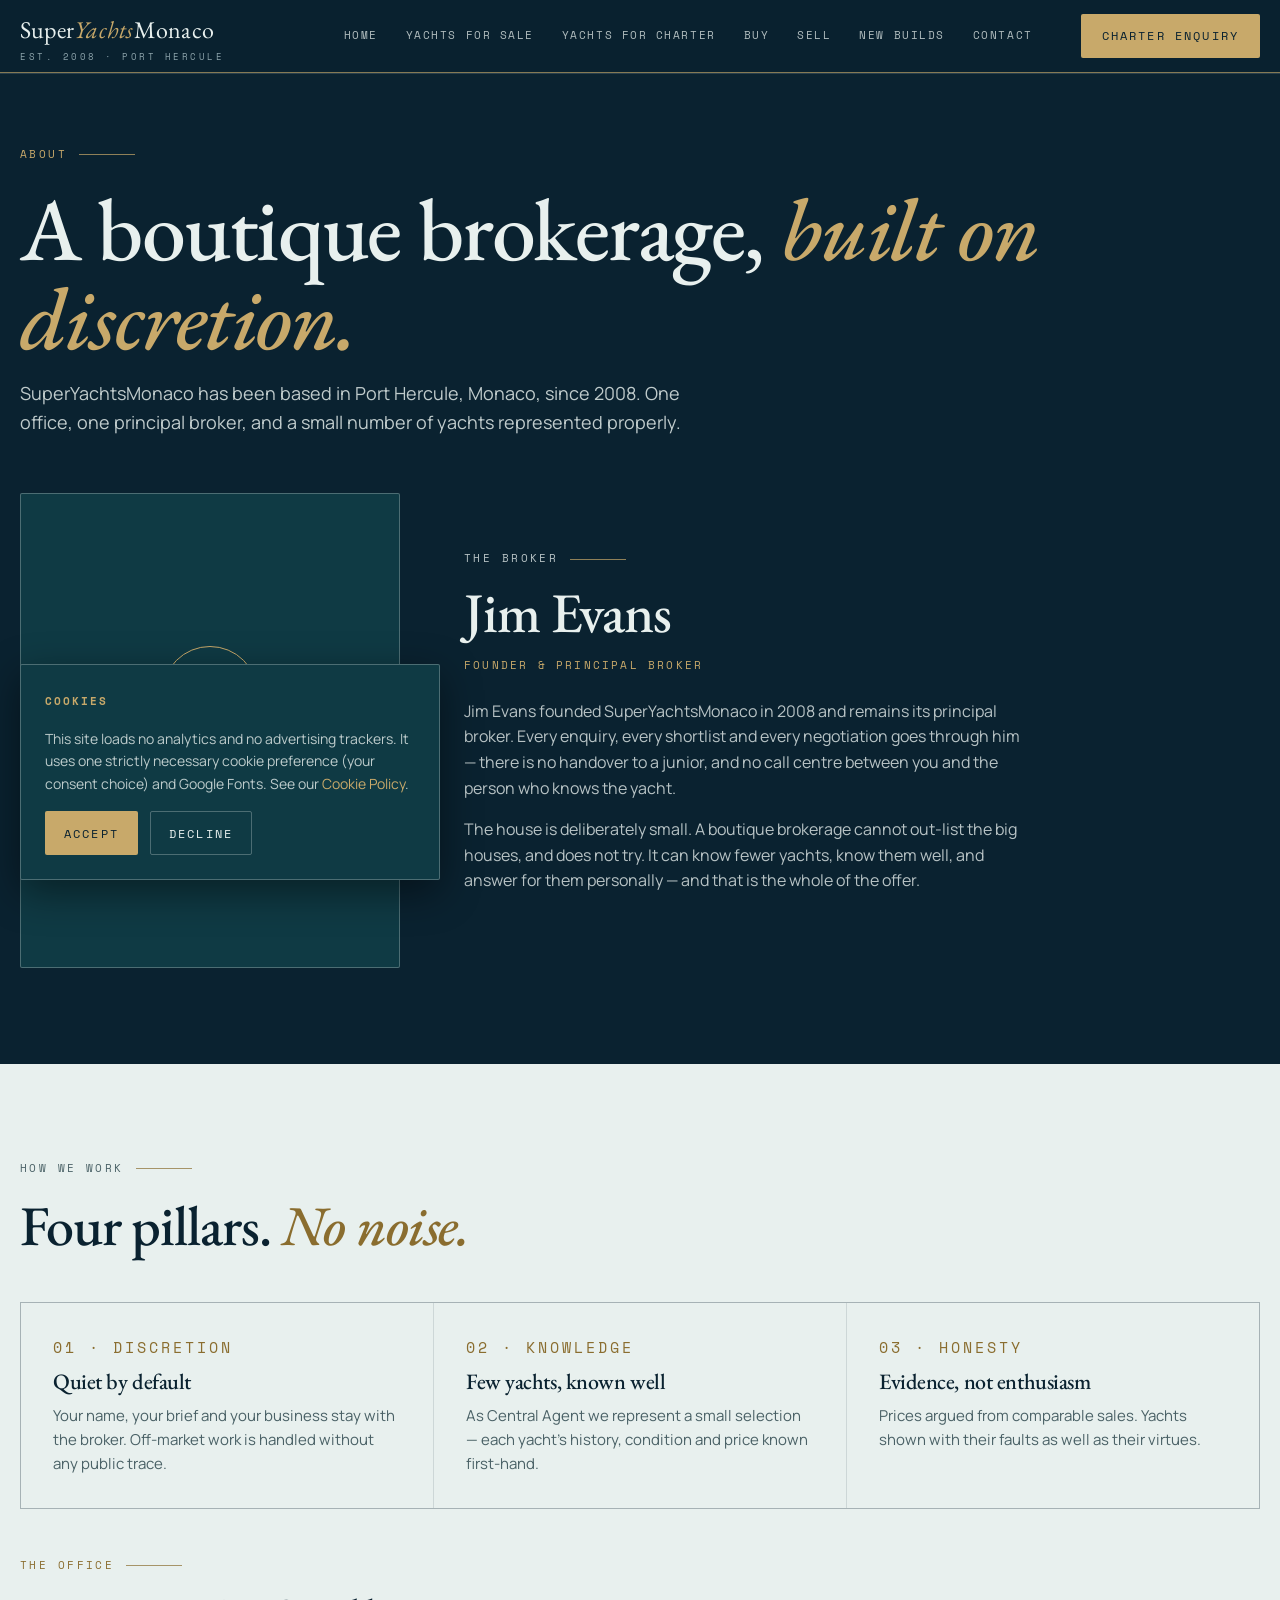
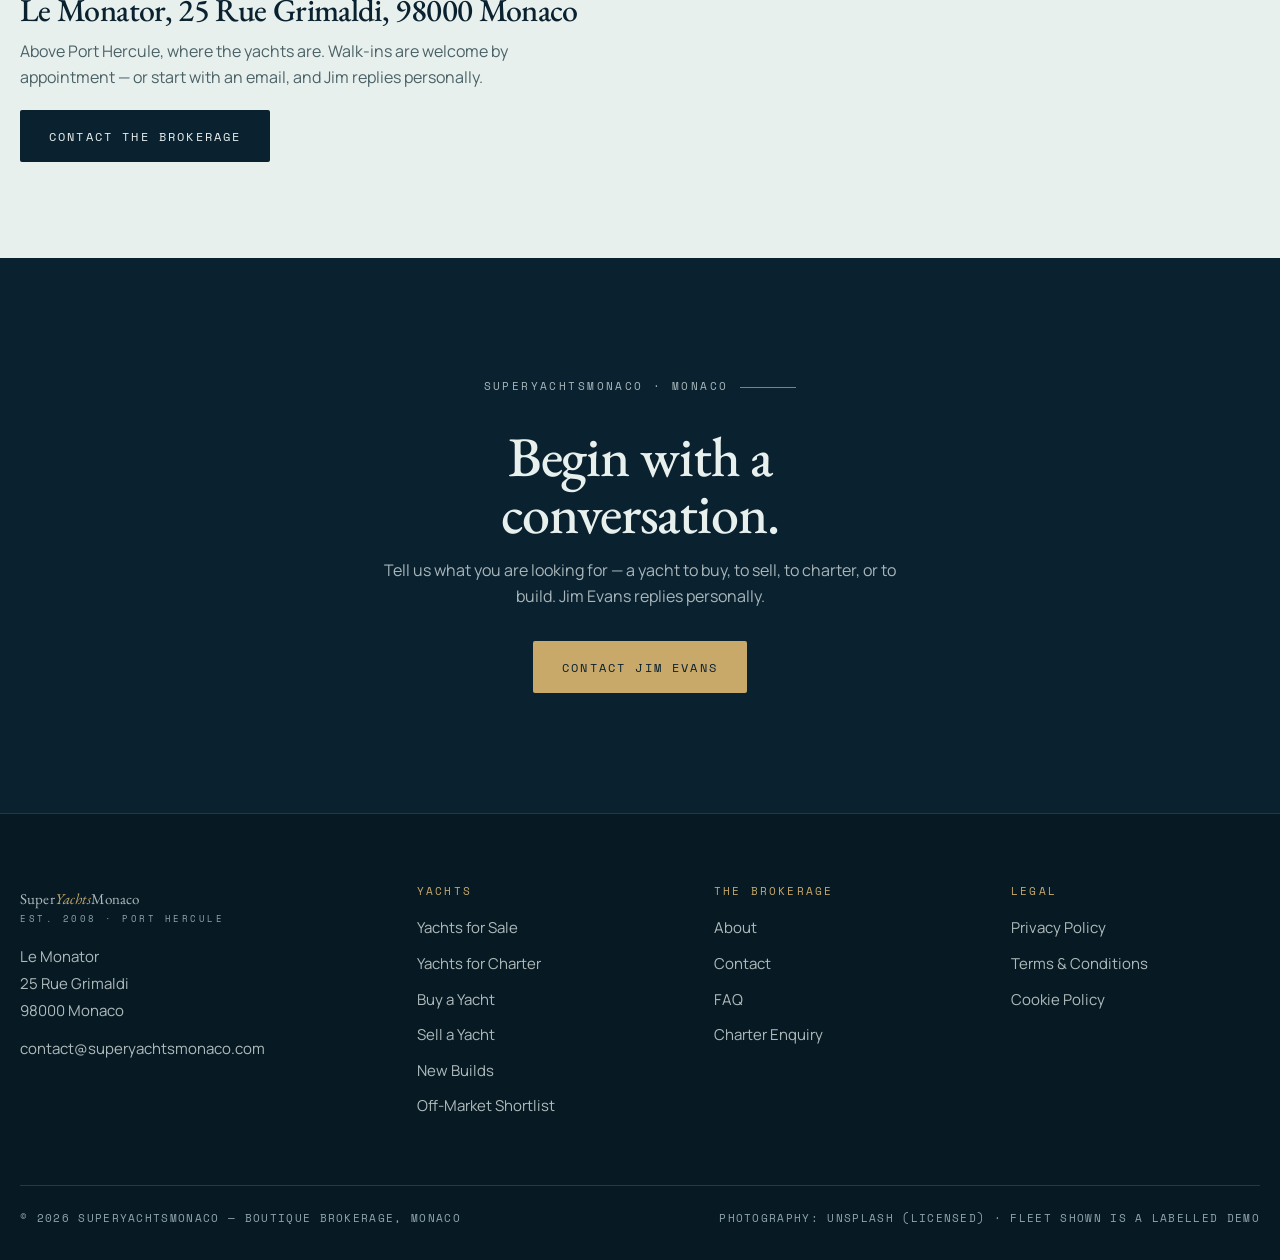
<file: about.html>
<!DOCTYPE html>
<html lang="en">
<head>
<meta charset="UTF-8">
<meta name="viewport" content="width=device-width, initial-scale=1.0">
<title>About — SuperYachtsMonaco</title>
<meta name="description" content="About SuperYachtsMonaco — a boutique superyacht brokerage in Port Hercule, Monaco, since 2008. Jim Evans, founder and principal broker.">
<meta property="og:title" content="About — SuperYachtsMonaco">
<meta property="og:description" content="About SuperYachtsMonaco — a boutique superyacht brokerage in Port Hercule, Monaco, since 2008. Jim Evans, founder and principal broker.">
<meta property="og:type" content="website">
<link rel="preconnect" href="https://fonts.googleapis.com">
<link rel="preconnect" href="https://fonts.gstatic.com" crossorigin>
<link href="https://fonts.googleapis.com/css2?family=EB+Garamond:ital,wght@0,400;0,500;0,600;1,400;1,500&family=Manrope:wght@400;500;600;700&family=Space+Mono:wght@400;700&display=swap" rel="stylesheet">
<link rel="stylesheet" href="assets/css/style.css">

</head>
<body>
<header class="site-header">
  <div class="wrap nav-inner">
    <a class="brand" href="index.html">Super<em>Yachts</em>Monaco<small>EST. 2008 · PORT HERCULE</small></a>
    <button class="nav-toggle" id="nav-toggle" aria-expanded="false" aria-controls="main-nav">Menu</button>
    <nav class="main-nav" id="main-nav" aria-label="Main navigation"><a href="index.html" class="">Home</a><a href="yachts-for-sale.html" class="">Yachts for Sale</a><a href="yachts-for-charter.html" class="">Yachts for Charter</a><a href="buy-a-yacht.html" class="">Buy</a><a href="sell-a-yacht.html" class="">Sell</a><a href="new-builds.html" class="">New Builds</a><a href="contact.html" class="">Contact</a></nav>
    <a class="btn btn-brass nav-cta" href="charter-enquiry.html">Charter Enquiry</a>
  </div>
</header>
<main>

<header class="page-head"><div class="wrap">
  <p class="eyebrow reveal">About</p>
  <h1 class="reveal">A boutique brokerage, <em>built on discretion.</em></h1>
  <p class="lede reveal">SuperYachtsMonaco has been based in Port Hercule, Monaco, since 2008. One office, one principal broker, and a small number of yachts represented properly.</p>
</div></header>
<section style="padding-top:16px"><div class="wrap broker">
  <div class="portrait-ph">
    <div class="mono-mark">JE</div>
    <p>Portrait to be supplied<br>by the broker</p>
  </div>
  <div>
    <p class="eyebrow reveal">The broker</p>
    <h2 class="reveal">Jim Evans</h2>
    <p class="role reveal">Founder &amp; Principal Broker</p>
    <p class="reveal">Jim Evans founded SuperYachtsMonaco in 2008 and remains its principal broker. Every enquiry, every shortlist and every negotiation goes through him — there is no handover to a junior, and no call centre between you and the person who knows the yacht.</p>
    <p class="reveal">The house is deliberately small. A boutique brokerage cannot out-list the big houses, and does not try. It can know fewer yachts, know them well, and answer for them personally — and that is the whole of the offer.</p>
  </div>
</div></section>
<section class="light"><div class="wrap">
  <div class="section-head">
    <div><p class="eyebrow reveal">How we work</p>
    <h2 class="reveal">Four pillars. <em>No noise.</em></h2></div>
  </div>
  <div class="explain-grid" style="background:rgba(10,34,48,.12);border-color:rgba(10,34,48,.2)">
    <div class="explain-cell" style="background:#E8F0EE"><p class="label" style="color:#8a6d2f">01 · Discretion</p><h3 style="color:#0A2230">Quiet by default</h3><p style="color:#4A6166">Your name, your brief and your business stay with the broker. Off-market work is handled without any public trace.</p></div>
    <div class="explain-cell" style="background:#E8F0EE"><p class="label" style="color:#8a6d2f">02 · Knowledge</p><h3 style="color:#0A2230">Few yachts, known well</h3><p style="color:#4A6166">As Central Agent we represent a small selection — each yacht's history, condition and price known first-hand.</p></div>
    <div class="explain-cell" style="background:#E8F0EE"><p class="label" style="color:#8a6d2f">03 · Honesty</p><h3 style="color:#0A2230">Evidence, not enthusiasm</h3><p style="color:#4A6166">Prices argued from comparable sales. Yachts shown with their faults as well as their virtues.</p></div>
  </div>
  <div style="margin-top:48px">
    <p class="eyebrow">The office</p>
    <h3 style="margin-bottom:12px">Le Monator, 25 Rue Grimaldi, 98000 Monaco</h3>
    <p style="color:#4A6166;max-width:56ch">Above Port Hercule, where the yachts are. Walk-ins are welcome by appointment — or start with an email, and Jim replies personally.</p>
    <p style="margin-top:20px"><a class="btn btn-dark" href="contact.html">Contact the Brokerage</a></p>
  </div>
</div></section>
<section class="final-cta"><div class="wrap">
  <p class="eyebrow reveal" style="justify-content:center">SuperYachtsMonaco · Monaco</p>
  <h2 class="reveal">Begin with a conversation.</h2>
  <p class="reveal">Tell us what you are looking for — a yacht to buy, to sell, to charter, or to build. Jim Evans replies personally.</p>
  <a class="btn btn-brass reveal" href="contact.html">Contact Jim Evans</a>
</div></section>

</main>
<footer class="site-footer">
  <div class="wrap">
    <div class="footer-grid">
      <div>
        <a class="brand" href="index.html">Super<em>Yachts</em>Monaco<small>EST. 2008 · PORT HERCULE</small></a>
        <address style="margin-top:20px">Le Monator<br>25 Rue Grimaldi<br>98000 Monaco</address>
        <p style="margin-top:12px"><a href="mailto:contact@superyachtsmonaco.com">contact@superyachtsmonaco.com</a></p>
      </div>
      <div><h4>Yachts</h4><ul><li><a href="yachts-for-sale.html">Yachts for Sale</a></li><li><a href="yachts-for-charter.html">Yachts for Charter</a></li><li><a href="buy-a-yacht.html">Buy a Yacht</a></li><li><a href="sell-a-yacht.html">Sell a Yacht</a></li><li><a href="new-builds.html">New Builds</a></li><li><a href="off-market.html">Off-Market Shortlist</a></li></ul></div>
      <div><h4>The Brokerage</h4><ul><li><a href="about.html">About</a></li><li><a href="contact.html">Contact</a></li><li><a href="faq.html">FAQ</a></li><li><a href="charter-enquiry.html">Charter Enquiry</a></li></ul></div>
      <div><h4>Legal</h4><ul><li><a href="privacy-policy.html">Privacy Policy</a></li><li><a href="terms.html">Terms & Conditions</a></li><li><a href="cookie-policy.html">Cookie Policy</a></li></ul></div>
    </div>
    <div class="footer-bottom">
      <span>© 2026 SuperYachtsMonaco — Boutique brokerage, Monaco</span>
      <span>Photography: Unsplash (licensed) · Fleet shown is a labelled demo</span>
    </div>
  </div>
</footer>
<div class="cookie-banner" id="cookie-banner" role="dialog" aria-label="Cookie consent">
  <p><strong style="font-family:var(--mono);font-size:11px;letter-spacing:.18em;text-transform:uppercase;color:var(--brass)">Cookies</strong></p>
  <p>This site loads no analytics and no advertising trackers. It uses one strictly necessary cookie preference (your consent choice) and Google Fonts. See our <a href="cookie-policy.html" style="color:var(--brass)">Cookie Policy</a>.</p>
  <div class="row">
    <button class="btn btn-brass" data-cookie="accepted">Accept</button>
    <button class="btn btn-outline" data-cookie="declined">Decline</button>
  </div>
</div>
<script src="assets/js/main.js"></script>
</body>
</html>
</file>
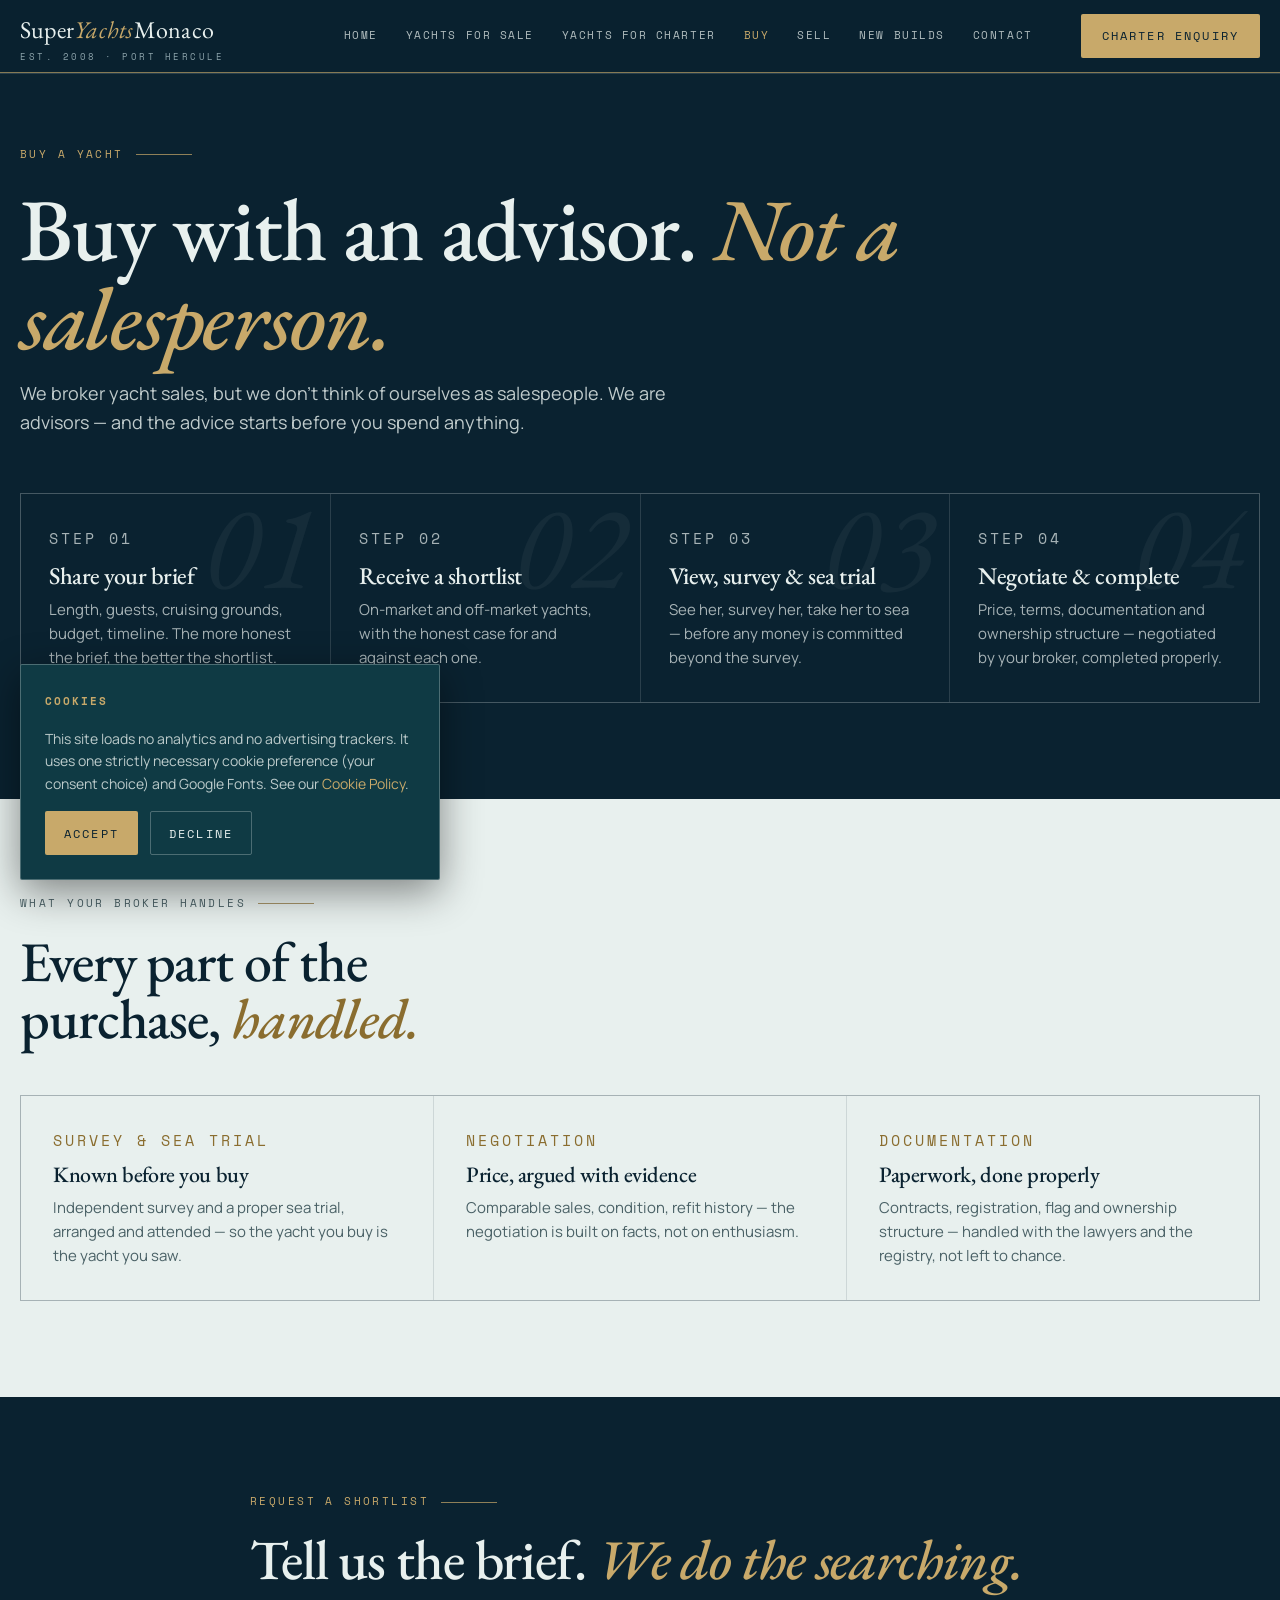
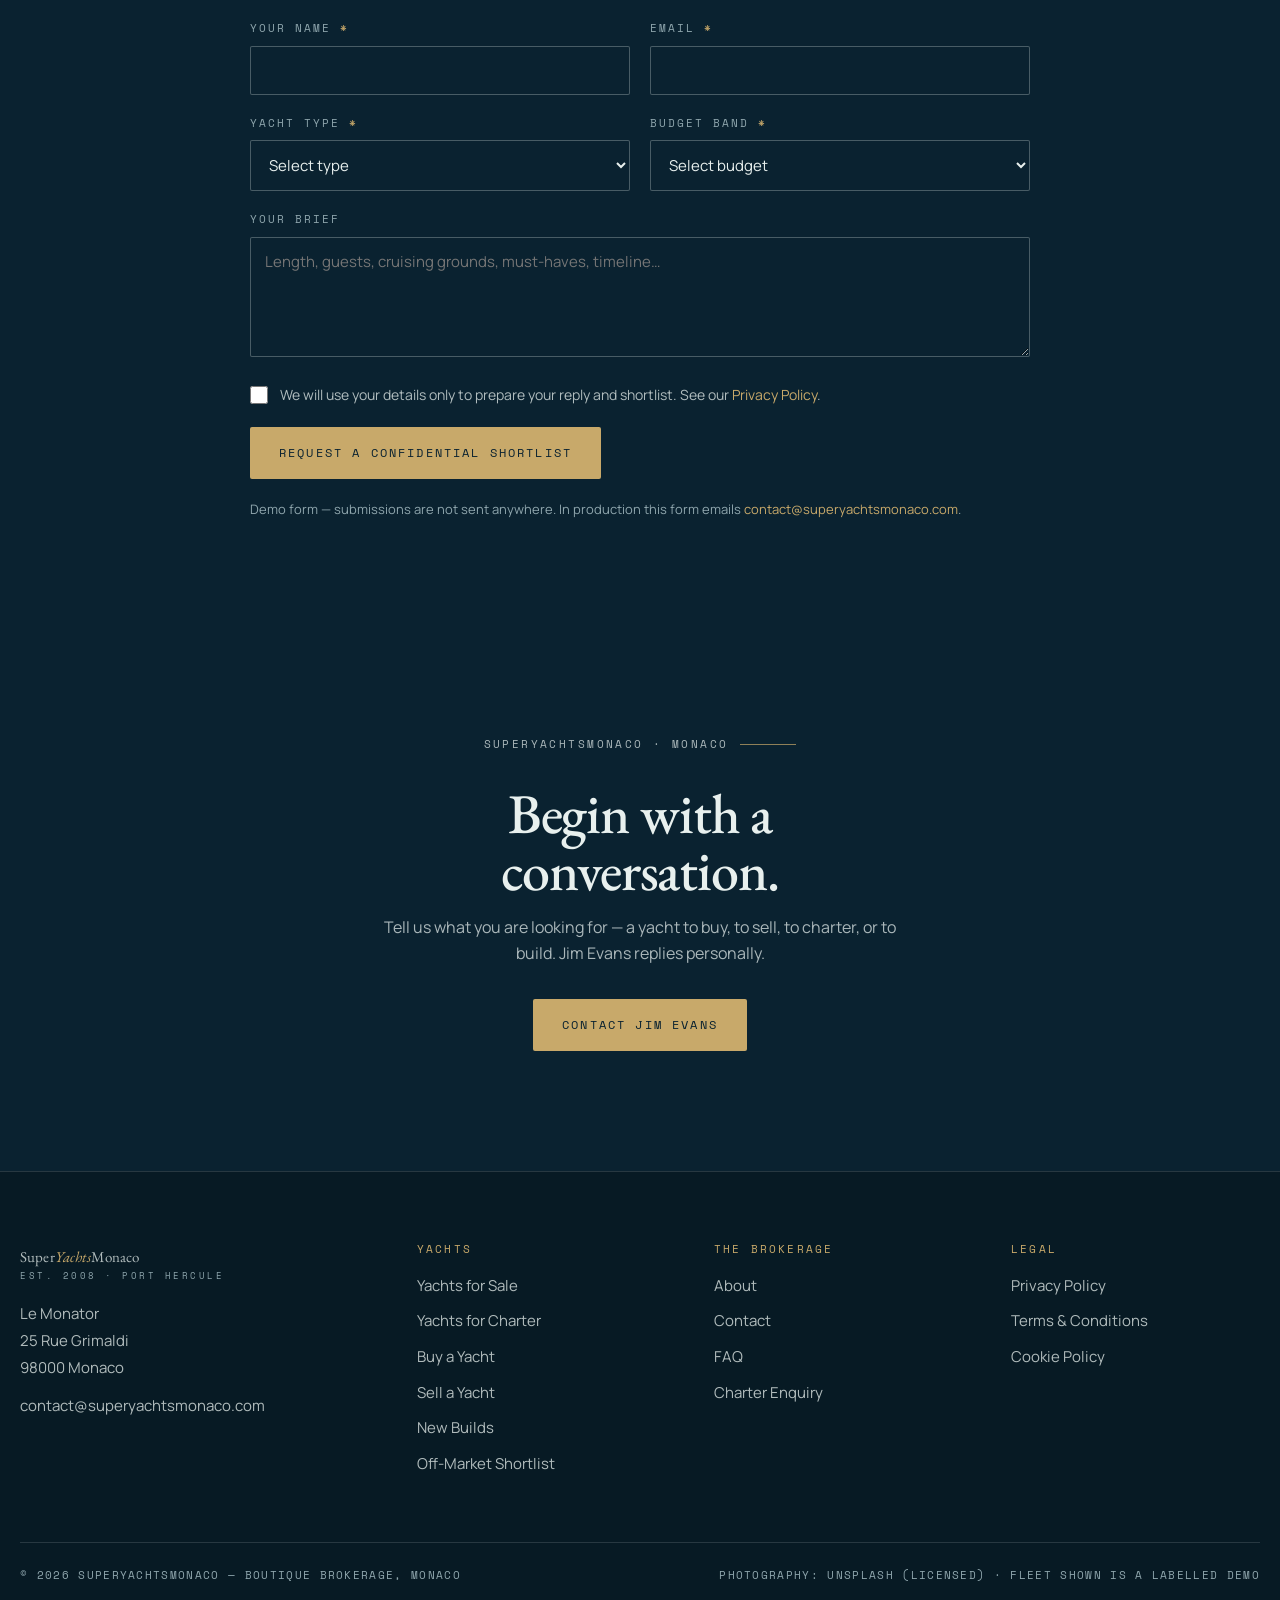
<file: buy-a-yacht.html>
<!DOCTYPE html>
<html lang="en">
<head>
<meta charset="UTF-8">
<meta name="viewport" content="width=device-width, initial-scale=1.0">
<title>Buy a Yacht — SuperYachtsMonaco</title>
<meta name="description" content="Buy a superyacht with an advisor — shortlist, survey, sea trial, negotiation and completion with SuperYachtsMonaco.">
<meta property="og:title" content="Buy a Yacht — SuperYachtsMonaco">
<meta property="og:description" content="Buy a superyacht with an advisor — shortlist, survey, sea trial, negotiation and completion with SuperYachtsMonaco.">
<meta property="og:type" content="website">
<link rel="preconnect" href="https://fonts.googleapis.com">
<link rel="preconnect" href="https://fonts.gstatic.com" crossorigin>
<link href="https://fonts.googleapis.com/css2?family=EB+Garamond:ital,wght@0,400;0,500;0,600;1,400;1,500&family=Manrope:wght@400;500;600;700&family=Space+Mono:wght@400;700&display=swap" rel="stylesheet">
<link rel="stylesheet" href="assets/css/style.css">

</head>
<body>
<header class="site-header">
  <div class="wrap nav-inner">
    <a class="brand" href="index.html">Super<em>Yachts</em>Monaco<small>EST. 2008 · PORT HERCULE</small></a>
    <button class="nav-toggle" id="nav-toggle" aria-expanded="false" aria-controls="main-nav">Menu</button>
    <nav class="main-nav" id="main-nav" aria-label="Main navigation"><a href="index.html" class="">Home</a><a href="yachts-for-sale.html" class="">Yachts for Sale</a><a href="yachts-for-charter.html" class="">Yachts for Charter</a><a href="buy-a-yacht.html" class="active">Buy</a><a href="sell-a-yacht.html" class="">Sell</a><a href="new-builds.html" class="">New Builds</a><a href="contact.html" class="">Contact</a></nav>
    <a class="btn btn-brass nav-cta" href="charter-enquiry.html">Charter Enquiry</a>
  </div>
</header>
<main>

<header class="page-head"><div class="wrap">
  <p class="eyebrow reveal">Buy a Yacht</p>
  <h1 class="reveal">Buy with an advisor. <em>Not a salesperson.</em></h1>
  <p class="lede reveal">We broker yacht sales, but we don't think of ourselves as salespeople. We are advisors — and the advice starts before you spend anything.</p>
</div></header>
<section style="padding-top:16px"><div class="wrap">
  <div class="process">
    <div class="step"><span class="ghost">01</span><p class="label">Step 01</p><h3>Share your brief</h3><p>Length, guests, cruising grounds, budget, timeline. The more honest the brief, the better the shortlist.</p></div>
    <div class="step"><span class="ghost">02</span><p class="label">Step 02</p><h3>Receive a shortlist</h3><p>On-market and off-market yachts, with the honest case for and against each one.</p></div>
    <div class="step"><span class="ghost">03</span><p class="label">Step 03</p><h3>View, survey &amp; sea trial</h3><p>See her, survey her, take her to sea — before any money is committed beyond the survey.</p></div>
    <div class="step"><span class="ghost">04</span><p class="label">Step 04</p><h3>Negotiate &amp; complete</h3><p>Price, terms, documentation and ownership structure — negotiated by your broker, completed properly.</p></div>
  </div>
</div></section>
<section class="light"><div class="wrap">
  <div class="section-head">
    <div><p class="eyebrow reveal">What your broker handles</p>
    <h2 class="reveal">Every part of the purchase, <em>handled.</em></h2></div>
  </div>
  <div class="explain-grid" style="background:rgba(10,34,48,.12);border-color:rgba(10,34,48,.2)">
    <div class="explain-cell" style="background:#E8F0EE"><p class="label" style="color:#8a6d2f">Survey &amp; sea trial</p><h3 style="color:#0A2230">Known before you buy</h3><p style="color:#4A6166">Independent survey and a proper sea trial, arranged and attended — so the yacht you buy is the yacht you saw.</p></div>
    <div class="explain-cell" style="background:#E8F0EE"><p class="label" style="color:#8a6d2f">Negotiation</p><h3 style="color:#0A2230">Price, argued with evidence</h3><p style="color:#4A6166">Comparable sales, condition, refit history — the negotiation is built on facts, not on enthusiasm.</p></div>
    <div class="explain-cell" style="background:#E8F0EE"><p class="label" style="color:#8a6d2f">Documentation</p><h3 style="color:#0A2230">Paperwork, done properly</h3><p style="color:#4A6166">Contracts, registration, flag and ownership structure — handled with the lawyers and the registry, not left to chance.</p></div>
  </div>
</div></section>
<section><div class="wrap" style="max-width:780px">
  <p class="eyebrow reveal">Request a shortlist</p>
  <h2 class="reveal" style="margin-bottom:32px">Tell us the brief. <em>We do the searching.</em></h2>
  <form data-demo-form id="buy-form" novalidate>
  <div class="form-grid">
    <div class="form-row"><div class="field"><label>Your name <span class="req">*</span></label><input id="b-name" name="b-name" type="text" placeholder="" required autocomplete="name"><span class="error">Please add your name.</span></div><div class="field"><label>Email <span class="req">*</span></label><input id="b-email" name="b-email" type="email" placeholder="" required autocomplete="email"><span class="error">Enter a valid email address so we can reply.</span></div></div><div class="form-row"><div class="field"><label>Yacht type <span class="req">*</span></label><select id="b-type" name="b-type" required><option value="">Select type</option><option value="motor">Motor yacht</option><option value="sailing">Sailing yacht</option><option value="catamaran">Catamaran</option><option value="explorer">Explorer yacht</option></select><span class="error">This field is required.</span></div><div class="field"><label>Budget band <span class="req">*</span></label><select id="b-budget" name="b-budget" required><option value="">Select budget</option><option value="under-10">Under €10M</option><option value="10-30">€10M – €30M</option><option value="30-60">€30M – €60M</option><option value="over-60">Over €60M</option><option value="discuss">I would rather discuss it</option></select><span class="error">This field is required.</span></div></div><div class="field"><label>Your brief</label><textarea id="b-brief" name="b-brief" placeholder="Length, guests, cruising grounds, must-haves, timeline…"></textarea><span class="error">This field is required.</span></div>
    <label class="consent field"><input type="checkbox" required> <span>We will use your details only to prepare your reply and shortlist. See our <a href="privacy-policy.html" style="color:var(--brass)">Privacy Policy</a>. <span class="error">Please tick the consent box to continue.</span></span></label>
    <div><button class="btn btn-brass" type="submit">Request a Confidential Shortlist</button></div>
    <p class="form-note">Demo form — submissions are not sent anywhere. In production this form emails <a href="mailto:contact@superyachtsmonaco.com" style="color:var(--brass)">contact@superyachtsmonaco.com</a>.</p>
  </div>
</form>
<div class="form-success" id="buy-form-success">
  <h3>Thank you — your brief is received.</h3>
  <p>Jim Evans will reply by email with a shortlist drawn from on-market and off-market yachts. This is a demo form: nothing was sent.</p>
  <p class="ref"></p>
  <p><a class="btn btn-outline" href="yachts-for-sale.html" style="margin-top:16px">Browse the fleet</a></p>
</div>
</div></section>
<section class="final-cta"><div class="wrap">
  <p class="eyebrow reveal" style="justify-content:center">SuperYachtsMonaco · Monaco</p>
  <h2 class="reveal">Begin with a conversation.</h2>
  <p class="reveal">Tell us what you are looking for — a yacht to buy, to sell, to charter, or to build. Jim Evans replies personally.</p>
  <a class="btn btn-brass reveal" href="contact.html">Contact Jim Evans</a>
</div></section>

</main>
<footer class="site-footer">
  <div class="wrap">
    <div class="footer-grid">
      <div>
        <a class="brand" href="index.html">Super<em>Yachts</em>Monaco<small>EST. 2008 · PORT HERCULE</small></a>
        <address style="margin-top:20px">Le Monator<br>25 Rue Grimaldi<br>98000 Monaco</address>
        <p style="margin-top:12px"><a href="mailto:contact@superyachtsmonaco.com">contact@superyachtsmonaco.com</a></p>
      </div>
      <div><h4>Yachts</h4><ul><li><a href="yachts-for-sale.html">Yachts for Sale</a></li><li><a href="yachts-for-charter.html">Yachts for Charter</a></li><li><a href="buy-a-yacht.html">Buy a Yacht</a></li><li><a href="sell-a-yacht.html">Sell a Yacht</a></li><li><a href="new-builds.html">New Builds</a></li><li><a href="off-market.html">Off-Market Shortlist</a></li></ul></div>
      <div><h4>The Brokerage</h4><ul><li><a href="about.html">About</a></li><li><a href="contact.html">Contact</a></li><li><a href="faq.html">FAQ</a></li><li><a href="charter-enquiry.html">Charter Enquiry</a></li></ul></div>
      <div><h4>Legal</h4><ul><li><a href="privacy-policy.html">Privacy Policy</a></li><li><a href="terms.html">Terms & Conditions</a></li><li><a href="cookie-policy.html">Cookie Policy</a></li></ul></div>
    </div>
    <div class="footer-bottom">
      <span>© 2026 SuperYachtsMonaco — Boutique brokerage, Monaco</span>
      <span>Photography: Unsplash (licensed) · Fleet shown is a labelled demo</span>
    </div>
  </div>
</footer>
<div class="cookie-banner" id="cookie-banner" role="dialog" aria-label="Cookie consent">
  <p><strong style="font-family:var(--mono);font-size:11px;letter-spacing:.18em;text-transform:uppercase;color:var(--brass)">Cookies</strong></p>
  <p>This site loads no analytics and no advertising trackers. It uses one strictly necessary cookie preference (your consent choice) and Google Fonts. See our <a href="cookie-policy.html" style="color:var(--brass)">Cookie Policy</a>.</p>
  <div class="row">
    <button class="btn btn-brass" data-cookie="accepted">Accept</button>
    <button class="btn btn-outline" data-cookie="declined">Decline</button>
  </div>
</div>
<script src="assets/js/main.js"></script>
</body>
</html>
</file>
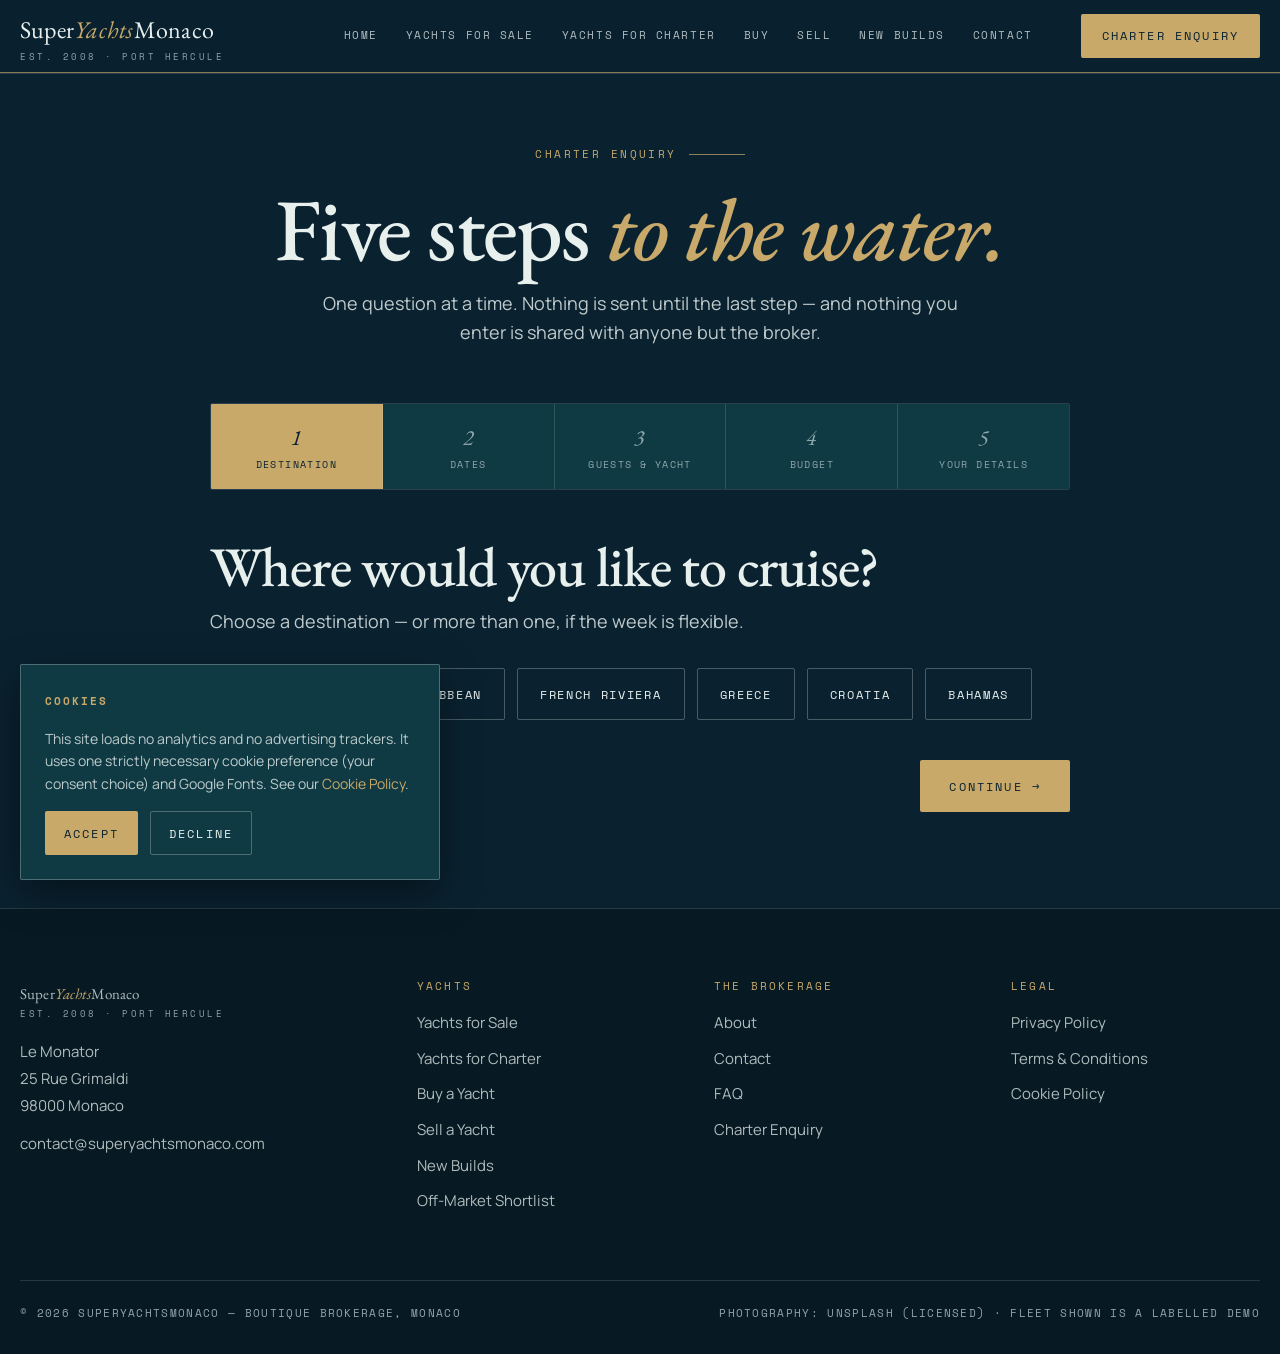
<file: charter-enquiry.html>
<!DOCTYPE html>
<html lang="en">
<head>
<meta charset="UTF-8">
<meta name="viewport" content="width=device-width, initial-scale=1.0">
<title>Charter Enquiry — SuperYachtsMonaco</title>
<meta name="description" content="Charter enquiry in five steps — destination, dates, guests, budget, your details — with SuperYachtsMonaco, Monaco.">
<meta property="og:title" content="Charter Enquiry — SuperYachtsMonaco">
<meta property="og:description" content="Charter enquiry in five steps — destination, dates, guests, budget, your details — with SuperYachtsMonaco, Monaco.">
<meta property="og:type" content="website">
<link rel="preconnect" href="https://fonts.googleapis.com">
<link rel="preconnect" href="https://fonts.gstatic.com" crossorigin>
<link href="https://fonts.googleapis.com/css2?family=EB+Garamond:ital,wght@0,400;0,500;0,600;1,400;1,500&family=Manrope:wght@400;500;600;700&family=Space+Mono:wght@400;700&display=swap" rel="stylesheet">
<link rel="stylesheet" href="assets/css/style.css">

</head>
<body>
<header class="site-header">
  <div class="wrap nav-inner">
    <a class="brand" href="index.html">Super<em>Yachts</em>Monaco<small>EST. 2008 · PORT HERCULE</small></a>
    <button class="nav-toggle" id="nav-toggle" aria-expanded="false" aria-controls="main-nav">Menu</button>
    <nav class="main-nav" id="main-nav" aria-label="Main navigation"><a href="index.html" class="">Home</a><a href="yachts-for-sale.html" class="">Yachts for Sale</a><a href="yachts-for-charter.html" class="">Yachts for Charter</a><a href="buy-a-yacht.html" class="">Buy</a><a href="sell-a-yacht.html" class="">Sell</a><a href="new-builds.html" class="">New Builds</a><a href="contact.html" class="">Contact</a></nav>
    <a class="btn btn-brass nav-cta" href="charter-enquiry.html">Charter Enquiry</a>
  </div>
</header>
<main>

<header class="page-head"><div class="wrap" style="text-align:center">
  <p class="eyebrow reveal" style="justify-content:center">Charter Enquiry</p>
  <h1 class="reveal">Five steps <em>to the water.</em></h1>
  <p class="lede reveal" style="margin-inline:auto">One question at a time. Nothing is sent until the last step — and nothing you enter is shared with anyone but the broker.</p>
</div></header>
<section style="padding-top:16px"><div class="wrap">
<form class="wizard" id="charter-wizard" novalidate>
  <div class="wizard-steps" role="tablist" aria-label="Enquiry progress">
    <div class="wizard-step-tab active"><span class="n">1</span>Destination</div>
    <div class="wizard-step-tab"><span class="n">2</span>Dates</div>
    <div class="wizard-step-tab"><span class="n">3</span>Guests &amp; Yacht</div>
    <div class="wizard-step-tab"><span class="n">4</span>Budget</div>
    <div class="wizard-step-tab"><span class="n">5</span>Your Details</div>
  </div>
  <p class="demo-note" id="wizard-yacht-note" style="display:none;margin-bottom:32px"><strong>Enquiry for</strong><span><strong></strong> — the details below will be sent with that yacht named. (Demo fleet yacht.)</span></p>

  <div class="wizard-panel active">
    <h2>Where would you like to cruise?</h2>
    <p class="lede">Choose a destination — or more than one, if the week is flexible.</p>
    <div class="pills"><button type="button" class="pill" data-group="destination" data-value="Mediterranean" aria-pressed="false">Mediterranean</button><button type="button" class="pill" data-group="destination" data-value="Caribbean" aria-pressed="false">Caribbean</button><button type="button" class="pill" data-group="destination" data-value="French Riviera" aria-pressed="false">French Riviera</button><button type="button" class="pill" data-group="destination" data-value="Greece" aria-pressed="false">Greece</button><button type="button" class="pill" data-group="destination" data-value="Croatia" aria-pressed="false">Croatia</button><button type="button" class="pill" data-group="destination" data-value="Bahamas" aria-pressed="false">Bahamas</button></div>
    <p class="error" id="dest-error" style="display:none;color:#E8A0A0;font-size:13px;margin-top:14px">Choose at least one destination to continue.</p>
    <div class="wizard-nav"><span></span><button type="button" class="btn btn-brass" data-next>Continue →</button></div>
  </div>

  <div class="wizard-panel">
    <h2>When are you thinking of?</h2>
    <p class="lede">Rough dates are fine — availability is confirmed with the broker, not by a calendar.</p>
    <div class="date-grid">
      <div class="field"><label>Start date <span class="req">*</span></label><input id="w-start" name="w-start" type="date" placeholder="" required><span class="error">Choose a start date.</span></div>
      <div class="field"><label>End date <span class="req">*</span></label><input id="w-end" name="w-end" type="date" placeholder="" required><span class="error">Choose an end date after the start date.</span></div>
    </div>
    <div class="wizard-nav"><button type="button" class="btn btn-outline" data-back>← Back</button><button type="button" class="btn btn-brass" data-next>Continue →</button></div>
  </div>

  <div class="wizard-panel">
    <h2>Who is coming, and on what?</h2>
    <p class="lede">Guests decide the size of the yacht; the type decides the feel of the week.</p>
    <div class="form-grid">
      <div class="field"><label>Guests <span class="req">*</span></label><select id="w-guests" name="w-guests" required><option value="">Select guests</option><option value="2">2 guests</option><option value="4">4 guests</option><option value="6">6 guests</option><option value="8">8 guests</option><option value="10">10 guests</option><option value="12">12 guests</option><option value="12+">More than 12</option></select><span class="error">Tell us how many guests will be aboard.</span></div>
      <div class="field"><label>Yacht type</label><select id="w-type" name="w-type" required><option value="">No preference</option><option value="motor">Motor yacht</option><option value="sailing">Sailing yacht</option><option value="catamaran">Catamaran</option><option value="explorer">Explorer yacht</option></select><span class="error">This field is required.</span></div>
    </div>
    <div class="wizard-nav"><button type="button" class="btn btn-outline" data-back>← Back</button><button type="button" class="btn btn-brass" data-next>Continue →</button></div>
  </div>

  <div class="wizard-panel">
    <h2>What budget should we work to?</h2>
    <p class="lede">A range is enough. It tells us which yachts to shortlist — and which to leave out.</p>
    <div class="pills"><button type="button" class="pill" data-group="budget" data-value="Under €100k / week" aria-pressed="false">Under €100k / week</button><button type="button" class="pill" data-group="budget" data-value="€100k – €300k / week" aria-pressed="false">€100k – €300k / week</button><button type="button" class="pill" data-group="budget" data-value="€300k – €600k / week" aria-pressed="false">€300k – €600k / week</button><button type="button" class="pill" data-group="budget" data-value="Over €600k / week" aria-pressed="false">Over €600k / week</button><button type="button" class="pill" data-group="budget" data-value="I would rather discuss it" aria-pressed="false">I would rather discuss it</button></div>
    <p class="error" id="budget-error" style="display:none;color:#E8A0A0;font-size:13px;margin-top:14px">Choose a budget band — or "I would rather discuss it".</p>
    <div class="wizard-nav"><button type="button" class="btn btn-outline" data-back>← Back</button><button type="button" class="btn btn-brass" data-next>Continue →</button></div>
  </div>

  <div class="wizard-panel">
    <h2>Where should the shortlist go?</h2>
    <p class="lede">Your details are used only to prepare your charter shortlist and reply to you.</p>
    <div class="form-grid">
      <div class="form-row">
        <div class="field"><label>Your name <span class="req">*</span></label><input id="w-name" name="w-name" type="text" placeholder="" required autocomplete="name"><span class="error">Please add your name.</span></div>
        <div class="field"><label>Email <span class="req">*</span></label><input id="w-email" name="w-email" type="email" placeholder="" required autocomplete="email"><span class="error">Enter a valid email address so we can reply.</span></div>
      </div>
      <div class="field"><label>Phone (optional)</label><input id="w-phone" name="w-phone" type="tel" placeholder="" required autocomplete="tel"><span class="error">This field is required.</span></div>
      <div class="field"><label>Anything else we should know?</label><textarea id="w-message" name="w-message" placeholder="Occasion, must-haves, ports you love, dates that are flexible…"></textarea><span class="error">This field is required.</span></div>
      <label class="consent field"><input type="checkbox" id="w-consent"> <span>We will use your details only to prepare your charter shortlist. See our <a href="privacy-policy.html" style="color:var(--brass)">Privacy Policy</a>.</span></label>
      <p class="error" id="consent-error" style="display:none;color:#E8A0A0;font-size:13px">Please tick the consent box to continue.</p>
      <div><button class="btn btn-brass" type="submit">Send My Enquiry</button></div>
      <p class="form-note">Demo form — submissions are not sent anywhere. In production this enquiry emails <a href="mailto:contact@superyachtsmonaco.com" style="color:var(--brass)">contact@superyachtsmonaco.com</a>.</p>
    </div>
    <div class="wizard-nav"><button type="button" class="btn btn-outline" data-back>← Back</button></div>
  </div>

  <div class="wizard-panel wizard-confirm" id="wizard-confirm">
    <div class="check">✓</div>
    <h2>Your enquiry is received.</h2>
    <p class="lede" style="margin-inline:auto">Thank you. Jim Evans reviews every enquiry personally and replies by email with a shortlist of suitable yachts.</p>
    <p class="ref" id="confirm-ref" style="margin-top:20px"></p>
    <p class="form-note" id="confirm-summary" style="margin-top:8px"></p>
    <div class="next-steps">
      <div class="step"><span class="ghost">01</span><p class="label">Next</p><h3>Your enquiry is reviewed</h3><p>The brief is read by the broker — not a queue, not a bot.</p></div>
      <div class="step"><span class="ghost">02</span><p class="label">Next</p><h3>You receive a shortlist</h3><p>Suitable yachts with rates and availability, and the honest trade-offs between them.</p></div>
      <div class="step"><span class="ghost">03</span><p class="label">Next</p><h3>Terms are confirmed</h3><p>Rate, costs and contract are agreed in writing before anything is signed.</p></div>
    </div>
    <div style="display:flex;gap:16px;justify-content:center;flex-wrap:wrap;margin-top:40px">
      <a class="btn btn-brass" href="yachts-for-charter.html">Return to the Fleet</a>
      <a class="btn btn-outline" href="contact.html">Prefer to talk directly?</a>
    </div>
    <p class="form-note" style="margin-top:24px">Demo confirmation — no enquiry was sent. To reach the broker now, email <a href="mailto:contact@superyachtsmonaco.com" style="color:var(--brass)">contact@superyachtsmonaco.com</a>.</p>
  </div>
</form>
</div></section>

</main>
<footer class="site-footer">
  <div class="wrap">
    <div class="footer-grid">
      <div>
        <a class="brand" href="index.html">Super<em>Yachts</em>Monaco<small>EST. 2008 · PORT HERCULE</small></a>
        <address style="margin-top:20px">Le Monator<br>25 Rue Grimaldi<br>98000 Monaco</address>
        <p style="margin-top:12px"><a href="mailto:contact@superyachtsmonaco.com">contact@superyachtsmonaco.com</a></p>
      </div>
      <div><h4>Yachts</h4><ul><li><a href="yachts-for-sale.html">Yachts for Sale</a></li><li><a href="yachts-for-charter.html">Yachts for Charter</a></li><li><a href="buy-a-yacht.html">Buy a Yacht</a></li><li><a href="sell-a-yacht.html">Sell a Yacht</a></li><li><a href="new-builds.html">New Builds</a></li><li><a href="off-market.html">Off-Market Shortlist</a></li></ul></div>
      <div><h4>The Brokerage</h4><ul><li><a href="about.html">About</a></li><li><a href="contact.html">Contact</a></li><li><a href="faq.html">FAQ</a></li><li><a href="charter-enquiry.html">Charter Enquiry</a></li></ul></div>
      <div><h4>Legal</h4><ul><li><a href="privacy-policy.html">Privacy Policy</a></li><li><a href="terms.html">Terms & Conditions</a></li><li><a href="cookie-policy.html">Cookie Policy</a></li></ul></div>
    </div>
    <div class="footer-bottom">
      <span>© 2026 SuperYachtsMonaco — Boutique brokerage, Monaco</span>
      <span>Photography: Unsplash (licensed) · Fleet shown is a labelled demo</span>
    </div>
  </div>
</footer>
<div class="cookie-banner" id="cookie-banner" role="dialog" aria-label="Cookie consent">
  <p><strong style="font-family:var(--mono);font-size:11px;letter-spacing:.18em;text-transform:uppercase;color:var(--brass)">Cookies</strong></p>
  <p>This site loads no analytics and no advertising trackers. It uses one strictly necessary cookie preference (your consent choice) and Google Fonts. See our <a href="cookie-policy.html" style="color:var(--brass)">Cookie Policy</a>.</p>
  <div class="row">
    <button class="btn btn-brass" data-cookie="accepted">Accept</button>
    <button class="btn btn-outline" data-cookie="declined">Decline</button>
  </div>
</div>
<script src="assets/js/main.js"></script>
</body>
</html>
</file>
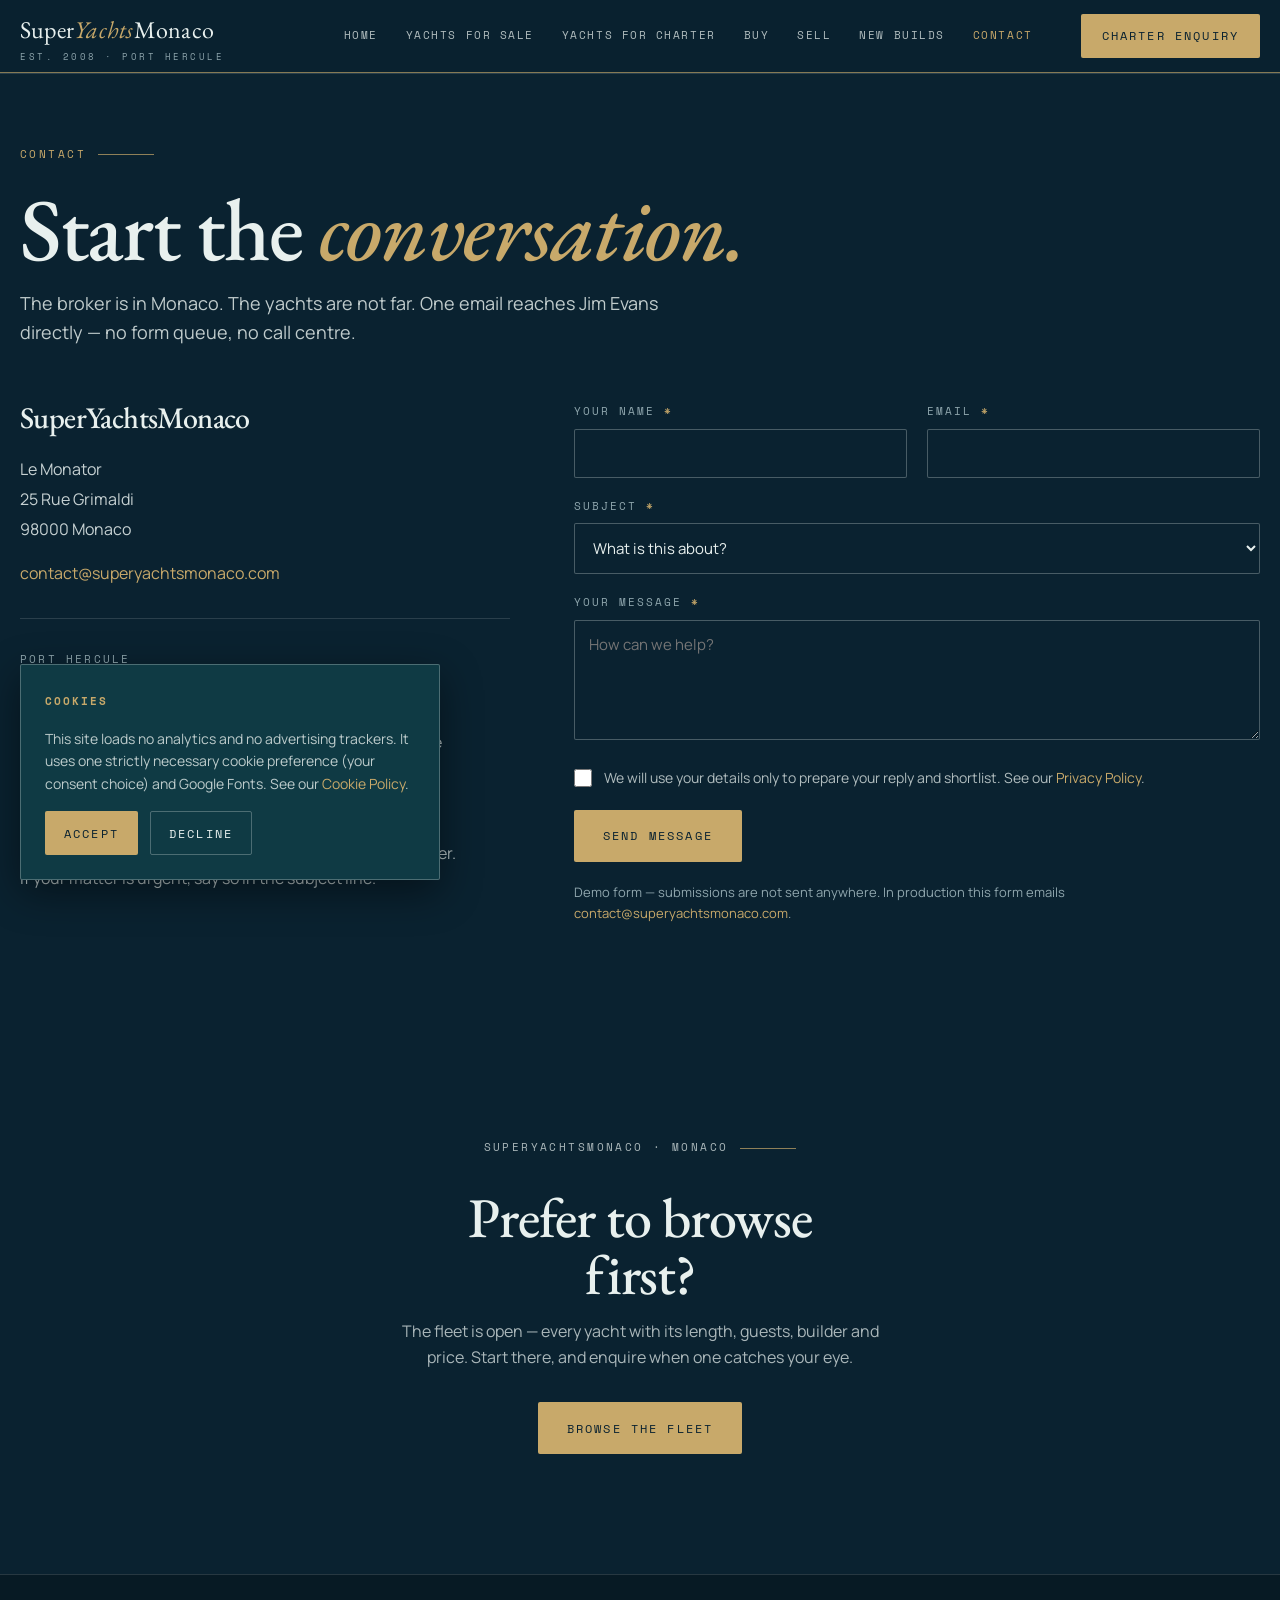
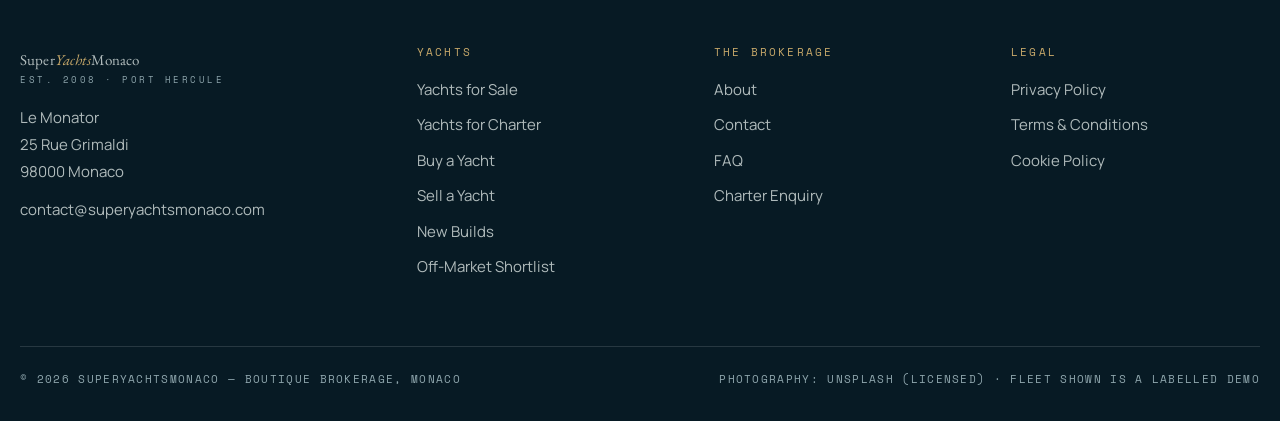
<file: contact.html>
<!DOCTYPE html>
<html lang="en">
<head>
<meta charset="UTF-8">
<meta name="viewport" content="width=device-width, initial-scale=1.0">
<title>Contact — SuperYachtsMonaco</title>
<meta name="description" content="Contact SuperYachtsMonaco — Le Monator, 25 Rue Grimaldi, 98000 Monaco. Email contact@superyachtsmonaco.com.">
<meta property="og:title" content="Contact — SuperYachtsMonaco">
<meta property="og:description" content="Contact SuperYachtsMonaco — Le Monator, 25 Rue Grimaldi, 98000 Monaco. Email contact@superyachtsmonaco.com.">
<meta property="og:type" content="website">
<link rel="preconnect" href="https://fonts.googleapis.com">
<link rel="preconnect" href="https://fonts.gstatic.com" crossorigin>
<link href="https://fonts.googleapis.com/css2?family=EB+Garamond:ital,wght@0,400;0,500;0,600;1,400;1,500&family=Manrope:wght@400;500;600;700&family=Space+Mono:wght@400;700&display=swap" rel="stylesheet">
<link rel="stylesheet" href="assets/css/style.css">

</head>
<body>
<header class="site-header">
  <div class="wrap nav-inner">
    <a class="brand" href="index.html">Super<em>Yachts</em>Monaco<small>EST. 2008 · PORT HERCULE</small></a>
    <button class="nav-toggle" id="nav-toggle" aria-expanded="false" aria-controls="main-nav">Menu</button>
    <nav class="main-nav" id="main-nav" aria-label="Main navigation"><a href="index.html" class="">Home</a><a href="yachts-for-sale.html" class="">Yachts for Sale</a><a href="yachts-for-charter.html" class="">Yachts for Charter</a><a href="buy-a-yacht.html" class="">Buy</a><a href="sell-a-yacht.html" class="">Sell</a><a href="new-builds.html" class="">New Builds</a><a href="contact.html" class="active">Contact</a></nav>
    <a class="btn btn-brass nav-cta" href="charter-enquiry.html">Charter Enquiry</a>
  </div>
</header>
<main>

<header class="page-head"><div class="wrap">
  <p class="eyebrow reveal">Contact</p>
  <h1 class="reveal">Start the <em>conversation.</em></h1>
  <p class="lede reveal">The broker is in Monaco. The yachts are not far. One email reaches Jim Evans directly — no form queue, no call centre.</p>
</div></header>
<section style="padding-top:16px"><div class="wrap" style="display:grid;grid-template-columns:1fr 1.4fr;gap:64px;align-items:start">
  <div>
    <h2 style="font-size:30px;margin-bottom:20px">SuperYachtsMonaco</h2>
    <address style="font-style:normal;line-height:1.9;color:rgba(232,240,238,.85)">Le Monator<br>25 Rue Grimaldi<br>98000 Monaco</address>
    <p style="margin-top:16px"><a href="mailto:contact@superyachtsmonaco.com" style="color:var(--brass)">contact@superyachtsmonaco.com</a></p>
    <hr class="rule" style="margin:32px 0">
    <p class="label" style="margin-bottom:10px">Port Hercule</p>
    <p style="color:rgba(232,240,238,.75);max-width:44ch">The office sits above Port Hercule, Monaco's deep-water harbour — home to the yachts this brokerage represents, and to the Monaco Yacht Show each September. Visits are by appointment.</p>
    <p class="label" style="margin:32px 0 10px">Response</p>
    <p style="color:rgba(232,240,238,.75);max-width:44ch">Every enquiry is read and answered personally by the broker. If your matter is urgent, say so in the subject line.</p>
  </div>
  <div>
    <form data-demo-form id="contact-form" novalidate>
  <div class="form-grid">
    <div class="form-row"><div class="field"><label>Your name <span class="req">*</span></label><input id="c-name" name="c-name" type="text" placeholder="" required autocomplete="name"><span class="error">Please add your name.</span></div><div class="field"><label>Email <span class="req">*</span></label><input id="c-email" name="c-email" type="email" placeholder="" required autocomplete="email"><span class="error">Enter a valid email address so we can reply.</span></div></div><div class="field"><label>Subject <span class="req">*</span></label><select id="c-subject" name="c-subject" required><option value="">What is this about?</option><option value="buy">Buying a yacht</option><option value="sell">Selling a yacht</option><option value="charter">Chartering a yacht</option><option value="new-build">A new build</option><option value="off-market">Off-market shortlist</option><option value="other">Something else</option></select><span class="error">This field is required.</span></div><div class="field"><label>Your message <span class="req">*</span></label><textarea id="c-message" name="c-message" placeholder="How can we help?"></textarea><span class="error">This field is required.</span></div>
    <label class="consent field"><input type="checkbox" required> <span>We will use your details only to prepare your reply and shortlist. See our <a href="privacy-policy.html" style="color:var(--brass)">Privacy Policy</a>. <span class="error">Please tick the consent box to continue.</span></span></label>
    <div><button class="btn btn-brass" type="submit">Send Message</button></div>
    <p class="form-note">Demo form — submissions are not sent anywhere. In production this form emails <a href="mailto:contact@superyachtsmonaco.com" style="color:var(--brass)">contact@superyachtsmonaco.com</a>.</p>
  </div>
</form>
<div class="form-success" id="contact-form-success">
  <h3>Thank you — your message is received.</h3>
  <p>Jim Evans will reply by email. This is a demo form: nothing was sent. To reach the broker now, email contact@superyachtsmonaco.com.</p>
  <p class="ref"></p>
  <p><a class="btn btn-outline" href="yachts-for-sale.html" style="margin-top:16px">Browse the fleet</a></p>
</div>
  </div>
</div></section>
<section class="final-cta"><div class="wrap">
  <p class="eyebrow reveal" style="justify-content:center">SuperYachtsMonaco · Monaco</p>
  <h2 class="reveal">Prefer to browse first?</h2>
  <p class="reveal">The fleet is open — every yacht with its length, guests, builder and price. Start there, and enquire when one catches your eye.</p>
  <a class="btn btn-brass reveal" href="yachts-for-sale.html">Browse the Fleet</a>
</div></section>

</main>
<footer class="site-footer">
  <div class="wrap">
    <div class="footer-grid">
      <div>
        <a class="brand" href="index.html">Super<em>Yachts</em>Monaco<small>EST. 2008 · PORT HERCULE</small></a>
        <address style="margin-top:20px">Le Monator<br>25 Rue Grimaldi<br>98000 Monaco</address>
        <p style="margin-top:12px"><a href="mailto:contact@superyachtsmonaco.com">contact@superyachtsmonaco.com</a></p>
      </div>
      <div><h4>Yachts</h4><ul><li><a href="yachts-for-sale.html">Yachts for Sale</a></li><li><a href="yachts-for-charter.html">Yachts for Charter</a></li><li><a href="buy-a-yacht.html">Buy a Yacht</a></li><li><a href="sell-a-yacht.html">Sell a Yacht</a></li><li><a href="new-builds.html">New Builds</a></li><li><a href="off-market.html">Off-Market Shortlist</a></li></ul></div>
      <div><h4>The Brokerage</h4><ul><li><a href="about.html">About</a></li><li><a href="contact.html">Contact</a></li><li><a href="faq.html">FAQ</a></li><li><a href="charter-enquiry.html">Charter Enquiry</a></li></ul></div>
      <div><h4>Legal</h4><ul><li><a href="privacy-policy.html">Privacy Policy</a></li><li><a href="terms.html">Terms & Conditions</a></li><li><a href="cookie-policy.html">Cookie Policy</a></li></ul></div>
    </div>
    <div class="footer-bottom">
      <span>© 2026 SuperYachtsMonaco — Boutique brokerage, Monaco</span>
      <span>Photography: Unsplash (licensed) · Fleet shown is a labelled demo</span>
    </div>
  </div>
</footer>
<div class="cookie-banner" id="cookie-banner" role="dialog" aria-label="Cookie consent">
  <p><strong style="font-family:var(--mono);font-size:11px;letter-spacing:.18em;text-transform:uppercase;color:var(--brass)">Cookies</strong></p>
  <p>This site loads no analytics and no advertising trackers. It uses one strictly necessary cookie preference (your consent choice) and Google Fonts. See our <a href="cookie-policy.html" style="color:var(--brass)">Cookie Policy</a>.</p>
  <div class="row">
    <button class="btn btn-brass" data-cookie="accepted">Accept</button>
    <button class="btn btn-outline" data-cookie="declined">Decline</button>
  </div>
</div>
<script src="assets/js/main.js"></script>
</body>
</html>
</file>
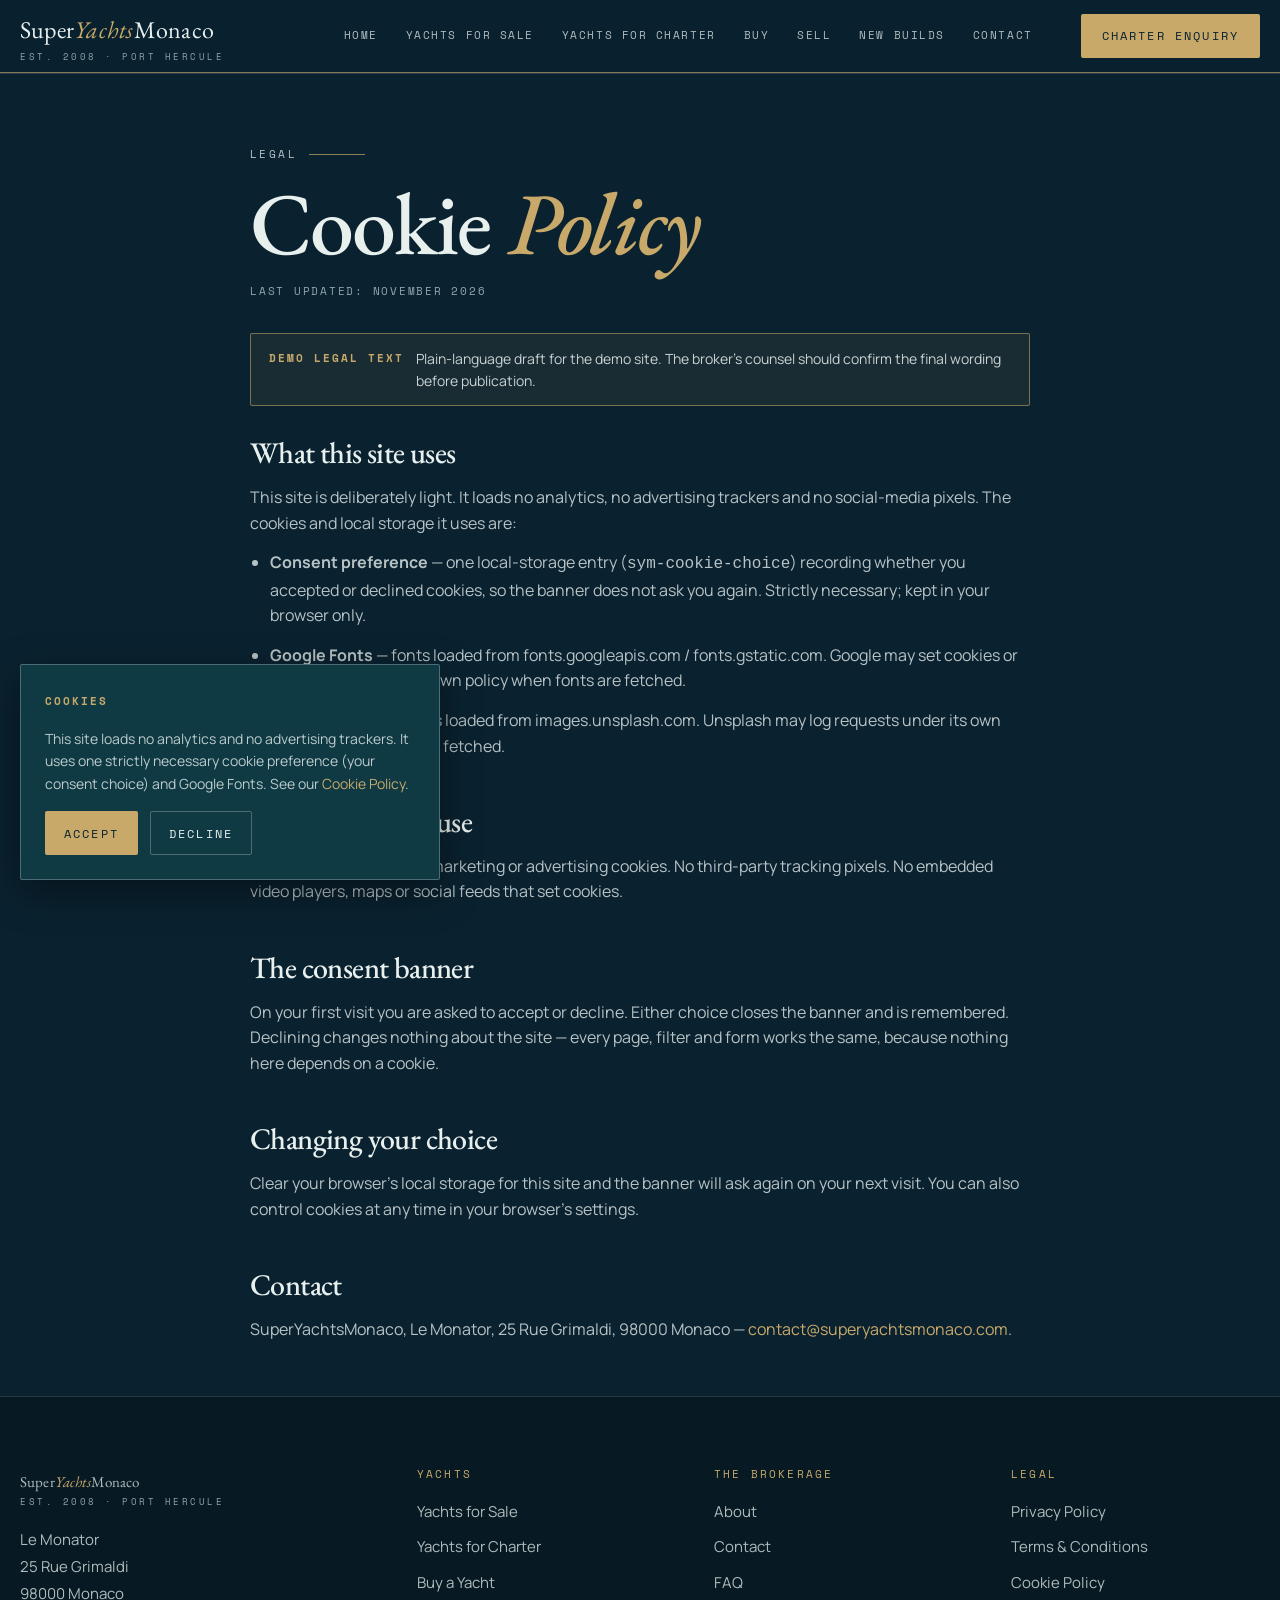
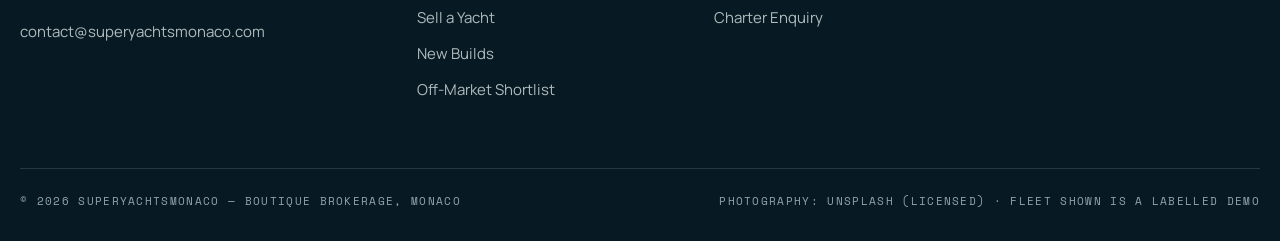
<file: cookie-policy.html>
<!DOCTYPE html>
<html lang="en">
<head>
<meta charset="UTF-8">
<meta name="viewport" content="width=device-width, initial-scale=1.0">
<title>Cookie Policy — SuperYachtsMonaco</title>
<meta name="description" content="Cookie Policy — what SuperYachtsMonaco uses (consent preference only; no analytics, no advertising trackers).">
<meta property="og:title" content="Cookie Policy — SuperYachtsMonaco">
<meta property="og:description" content="Cookie Policy — what SuperYachtsMonaco uses (consent preference only; no analytics, no advertising trackers).">
<meta property="og:type" content="website">
<link rel="preconnect" href="https://fonts.googleapis.com">
<link rel="preconnect" href="https://fonts.gstatic.com" crossorigin>
<link href="https://fonts.googleapis.com/css2?family=EB+Garamond:ital,wght@0,400;0,500;0,600;1,400;1,500&family=Manrope:wght@400;500;600;700&family=Space+Mono:wght@400;700&display=swap" rel="stylesheet">
<link rel="stylesheet" href="assets/css/style.css">

</head>
<body>
<header class="site-header">
  <div class="wrap nav-inner">
    <a class="brand" href="index.html">Super<em>Yachts</em>Monaco<small>EST. 2008 · PORT HERCULE</small></a>
    <button class="nav-toggle" id="nav-toggle" aria-expanded="false" aria-controls="main-nav">Menu</button>
    <nav class="main-nav" id="main-nav" aria-label="Main navigation"><a href="index.html" class="">Home</a><a href="yachts-for-sale.html" class="">Yachts for Sale</a><a href="yachts-for-charter.html" class="">Yachts for Charter</a><a href="buy-a-yacht.html" class="">Buy</a><a href="sell-a-yacht.html" class="">Sell</a><a href="new-builds.html" class="">New Builds</a><a href="contact.html" class="">Contact</a></nav>
    <a class="btn btn-brass nav-cta" href="charter-enquiry.html">Charter Enquiry</a>
  </div>
</header>
<main>

<header class="page-head"><div class="wrap legal">
  <p class="eyebrow reveal">Legal</p>
  <h1 class="reveal">Cookie <em>Policy</em></h1>
  <span class="updated">Last updated: November 2026</span>
  <div class="demo-note" style="margin-bottom:32px"><strong>Demo Legal Text</strong><span>Plain-language draft for the demo site. The broker's counsel should confirm the final wording before publication.</span></div>
  <h2>What this site uses</h2>
  <p>This site is deliberately light. It loads no analytics, no advertising trackers and no social-media pixels. The cookies and local storage it uses are:</p>
  <ul>
    <li><strong>Consent preference</strong> — one local-storage entry (<code>sym-cookie-choice</code>) recording whether you accepted or declined cookies, so the banner does not ask you again. Strictly necessary; kept in your browser only.</li>
    <li><strong>Google Fonts</strong> — fonts loaded from fonts.googleapis.com / fonts.gstatic.com. Google may set cookies or log requests under its own policy when fonts are fetched.</li>
    <li><strong>Photography</strong> — images loaded from images.unsplash.com. Unsplash may log requests under its own policy when images are fetched.</li>
  </ul>
  <h2>What we do not use</h2>
  <p>No analytics cookies. No marketing or advertising cookies. No third-party tracking pixels. No embedded video players, maps or social feeds that set cookies.</p>
  <h2>The consent banner</h2>
  <p>On your first visit you are asked to accept or decline. Either choice closes the banner and is remembered. Declining changes nothing about the site — every page, filter and form works the same, because nothing here depends on a cookie.</p>
  <h2>Changing your choice</h2>
  <p>Clear your browser's local storage for this site and the banner will ask again on your next visit. You can also control cookies at any time in your browser's settings.</p>
  <h2>Contact</h2>
  <p>SuperYachtsMonaco, Le Monator, 25 Rue Grimaldi, 98000 Monaco — <a href="mailto:contact@superyachtsmonaco.com" style="color:var(--brass)">contact@superyachtsmonaco.com</a>.</p>
</div></header>

</main>
<footer class="site-footer">
  <div class="wrap">
    <div class="footer-grid">
      <div>
        <a class="brand" href="index.html">Super<em>Yachts</em>Monaco<small>EST. 2008 · PORT HERCULE</small></a>
        <address style="margin-top:20px">Le Monator<br>25 Rue Grimaldi<br>98000 Monaco</address>
        <p style="margin-top:12px"><a href="mailto:contact@superyachtsmonaco.com">contact@superyachtsmonaco.com</a></p>
      </div>
      <div><h4>Yachts</h4><ul><li><a href="yachts-for-sale.html">Yachts for Sale</a></li><li><a href="yachts-for-charter.html">Yachts for Charter</a></li><li><a href="buy-a-yacht.html">Buy a Yacht</a></li><li><a href="sell-a-yacht.html">Sell a Yacht</a></li><li><a href="new-builds.html">New Builds</a></li><li><a href="off-market.html">Off-Market Shortlist</a></li></ul></div>
      <div><h4>The Brokerage</h4><ul><li><a href="about.html">About</a></li><li><a href="contact.html">Contact</a></li><li><a href="faq.html">FAQ</a></li><li><a href="charter-enquiry.html">Charter Enquiry</a></li></ul></div>
      <div><h4>Legal</h4><ul><li><a href="privacy-policy.html">Privacy Policy</a></li><li><a href="terms.html">Terms & Conditions</a></li><li><a href="cookie-policy.html">Cookie Policy</a></li></ul></div>
    </div>
    <div class="footer-bottom">
      <span>© 2026 SuperYachtsMonaco — Boutique brokerage, Monaco</span>
      <span>Photography: Unsplash (licensed) · Fleet shown is a labelled demo</span>
    </div>
  </div>
</footer>
<div class="cookie-banner" id="cookie-banner" role="dialog" aria-label="Cookie consent">
  <p><strong style="font-family:var(--mono);font-size:11px;letter-spacing:.18em;text-transform:uppercase;color:var(--brass)">Cookies</strong></p>
  <p>This site loads no analytics and no advertising trackers. It uses one strictly necessary cookie preference (your consent choice) and Google Fonts. See our <a href="cookie-policy.html" style="color:var(--brass)">Cookie Policy</a>.</p>
  <div class="row">
    <button class="btn btn-brass" data-cookie="accepted">Accept</button>
    <button class="btn btn-outline" data-cookie="declined">Decline</button>
  </div>
</div>
<script src="assets/js/main.js"></script>
</body>
</html>
</file>
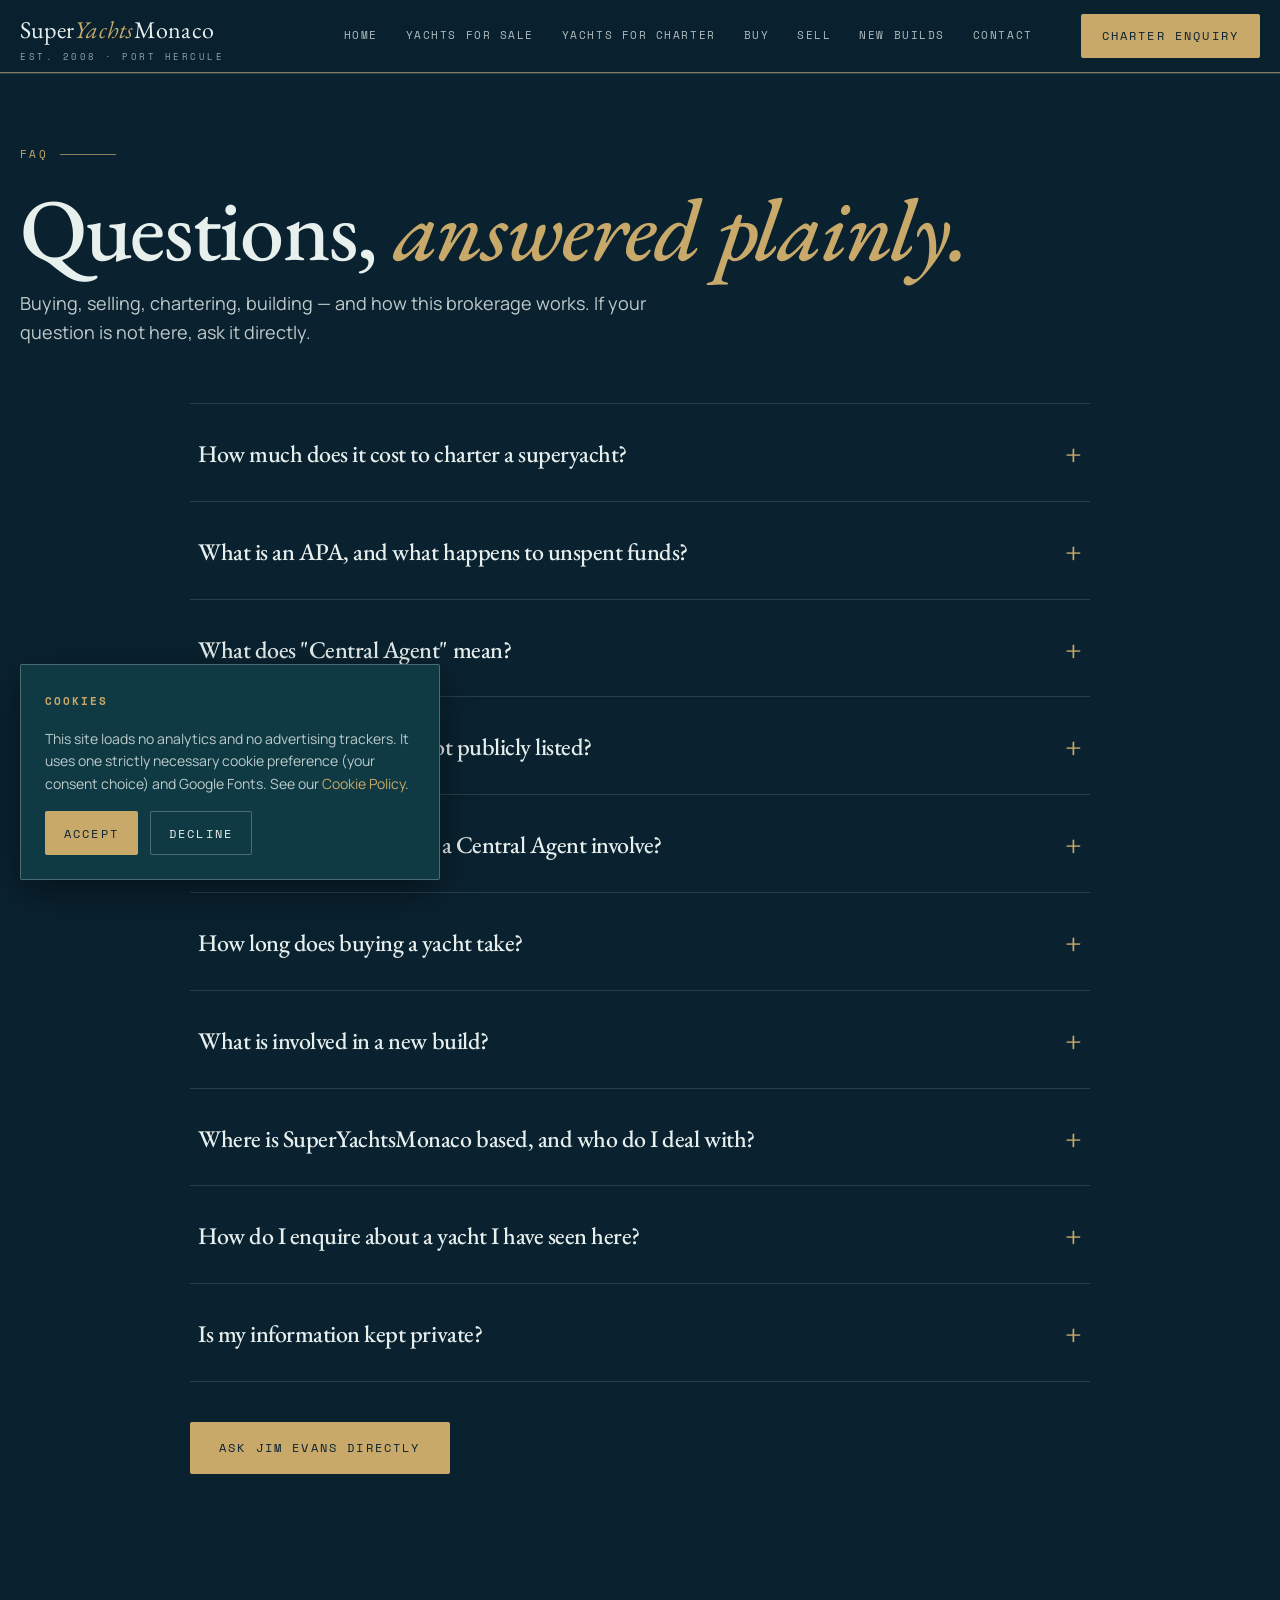
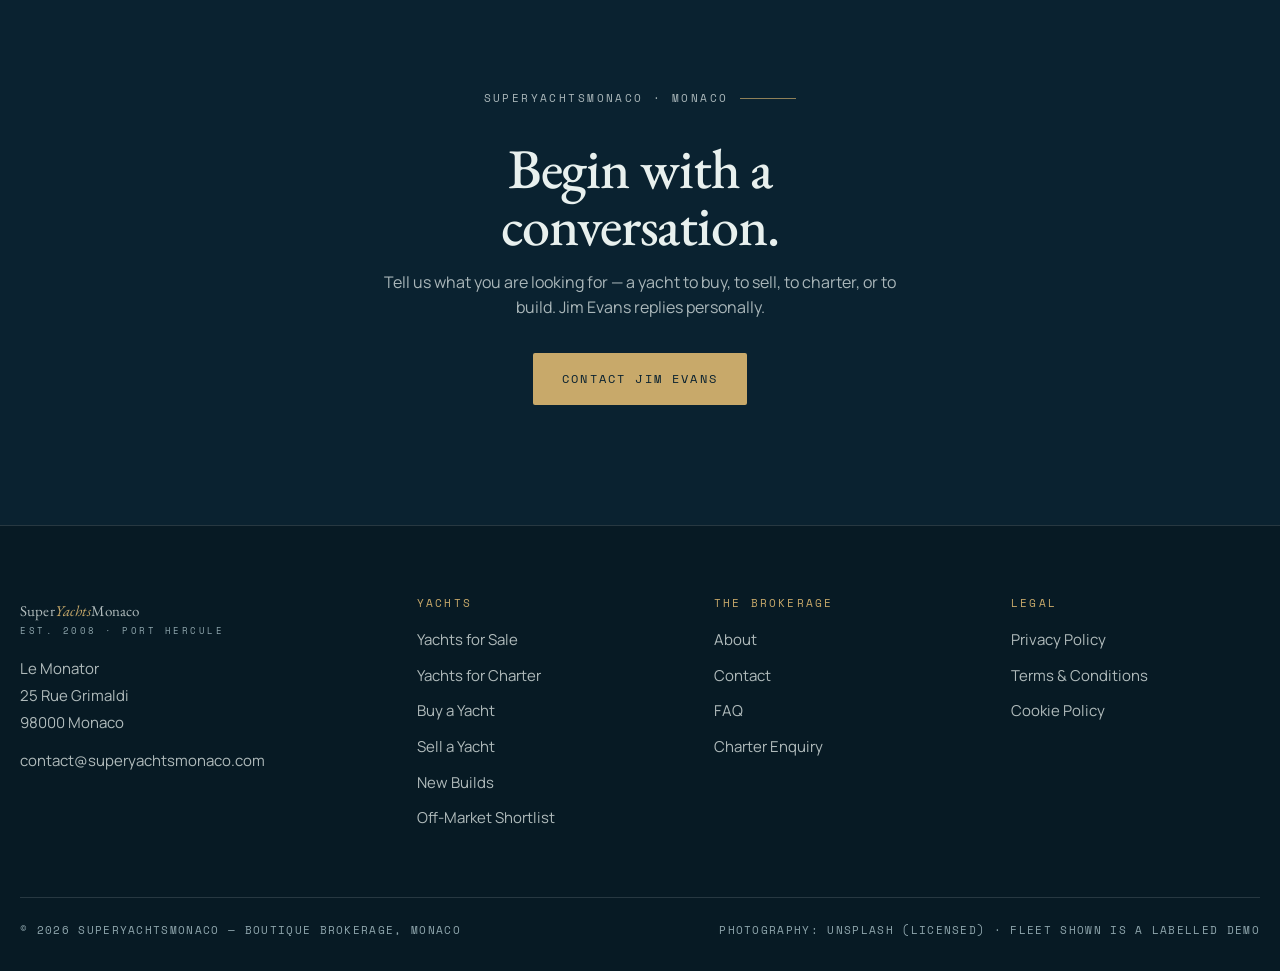
<file: faq.html>
<!DOCTYPE html>
<html lang="en">
<head>
<meta charset="UTF-8">
<meta name="viewport" content="width=device-width, initial-scale=1.0">
<title>FAQ — SuperYachtsMonaco</title>
<meta name="description" content="Frequently asked questions — chartering, buying, selling, new builds and off-market yachts with SuperYachtsMonaco.">
<meta property="og:title" content="FAQ — SuperYachtsMonaco">
<meta property="og:description" content="Frequently asked questions — chartering, buying, selling, new builds and off-market yachts with SuperYachtsMonaco.">
<meta property="og:type" content="website">
<link rel="preconnect" href="https://fonts.googleapis.com">
<link rel="preconnect" href="https://fonts.gstatic.com" crossorigin>
<link href="https://fonts.googleapis.com/css2?family=EB+Garamond:ital,wght@0,400;0,500;0,600;1,400;1,500&family=Manrope:wght@400;500;600;700&family=Space+Mono:wght@400;700&display=swap" rel="stylesheet">
<link rel="stylesheet" href="assets/css/style.css">

</head>
<body>
<header class="site-header">
  <div class="wrap nav-inner">
    <a class="brand" href="index.html">Super<em>Yachts</em>Monaco<small>EST. 2008 · PORT HERCULE</small></a>
    <button class="nav-toggle" id="nav-toggle" aria-expanded="false" aria-controls="main-nav">Menu</button>
    <nav class="main-nav" id="main-nav" aria-label="Main navigation"><a href="index.html" class="">Home</a><a href="yachts-for-sale.html" class="">Yachts for Sale</a><a href="yachts-for-charter.html" class="">Yachts for Charter</a><a href="buy-a-yacht.html" class="">Buy</a><a href="sell-a-yacht.html" class="">Sell</a><a href="new-builds.html" class="">New Builds</a><a href="contact.html" class="">Contact</a></nav>
    <a class="btn btn-brass nav-cta" href="charter-enquiry.html">Charter Enquiry</a>
  </div>
</header>
<main>

<header class="page-head"><div class="wrap">
  <p class="eyebrow reveal">FAQ</p>
  <h1 class="reveal">Questions, <em>answered plainly.</em></h1>
  <p class="lede reveal">Buying, selling, chartering, building — and how this brokerage works. If your question is not here, ask it directly.</p>
</div></header>
<section style="padding-top:16px"><div class="wrap" style="max-width:900px">
  <div class="faq-list"><details><summary><h3>How much does it cost to charter a superyacht?</h3><span class="plus">+</span></summary><div class="answer"><p>It depends on the yacht, the season and the destination. Weekly rates are shown on each charter yacht, or marked "Please enquire" where the rate depends on your dates. On top of the rate, running costs (fuel, food, dockage) are paid from an Advance Provisioning Allowance agreed in advance, and VAT depends on the cruising area. Your broker confirms every figure before you sign — nothing is assumed.</p></div></details><details><summary><h3>What is an APA, and what happens to unspent funds?</h3><span class="plus">+</span></summary><div class="answer"><p>The Advance Provisioning Allowance is a fund held for the running costs of your charter — fuel, food, drink, dockage and local taxes. The amount is agreed before signing. At the end of the charter the captain accounts for every expense, and any unspent funds are returned to you.</p></div></details><details><summary><h3>What does "Central Agent" mean?</h3><span class="plus">+</span></summary><div class="answer"><p>The Central Agent is the broker appointed by the owner to represent a yacht — the one who knows her history, her condition and her real price, and who handles enquiries directly. A boutique house represents a small number of yachts this way, rather than listing hundreds it has never seen.</p></div></details><details><summary><h3>Can I buy a yacht that is not publicly listed?</h3><span class="plus">+</span></summary><div class="answer"><p>Yes. Many of the finest yachts change hands without a public listing. Share your brief and we build a private shortlist from on-market and off-market yachts. No names or photographs are shown publicly — the shortlist comes to you, privately.</p></div></details><details><summary><h3>What does selling through a Central Agent involve?</h3><span class="plus">+</span></summary><div class="answer"><p>A valuation grounded in comparable sales and the yacht's condition, a pricing strategy agreed with you, professional presentation, and direct outreach to named buyers — including discreet off-market approaches when you ask for them. Your yacht is never published without your say-so.</p></div></details><details><summary><h3>How long does buying a yacht take?</h3><span class="plus">+</span></summary><div class="answer"><p>It depends on the yacht and on how specific your brief is. A shortlist can be ready quickly; the survey, sea trial, negotiation and completion take the time they take — and rushing any of them is how buyers regret a purchase. Your broker gives you an honest timeline for your brief, not a standard one.</p></div></details><details><summary><h3>What is involved in a new build?</h3><span class="plus">+</span></summary><div class="answer"><p>Brief, design and shipyard selection, build supervision, and delivery. A new build is measured in years, not months, and the budget is agreed per project — there is no standard price for a yacht that does not exist yet. It starts with a conversation about the brief.</p></div></details><details><summary><h3>Where is SuperYachtsMonaco based, and who do I deal with?</h3><span class="plus">+</span></summary><div class="answer"><p>The brokerage is based at Le Monator, 25 Rue Grimaldi, 98000 Monaco, and has been since 2008. You deal with Jim Evans, founder and principal broker — every enquiry, shortlist and negotiation goes through him personally.</p></div></details><details><summary><h3>How do I enquire about a yacht I have seen here?</h3><span class="plus">+</span></summary><div class="answer"><p>Use the enquiry form on the yacht's page, or email contact@superyachtsmonaco.com with the yacht's name. The fleet shown on this site is a labelled demo while real Central Agency listings are prepared — the enquiry still reaches the broker directly.</p></div></details><details><summary><h3>Is my information kept private?</h3><span class="plus">+</span></summary><div class="answer"><p>Yes. Your name, brief and contact details are used only to prepare your reply and shortlist, and are never shared, sold or published. Off-market enquiries are handled with the same confidentiality as off-market sales. See our Privacy Policy for the full detail.</p></div></details></div>
  <p style="margin-top:40px"><a class="btn btn-brass" href="contact.html">Ask Jim Evans Directly</a></p>
</div></section>
<section class="final-cta"><div class="wrap">
  <p class="eyebrow reveal" style="justify-content:center">SuperYachtsMonaco · Monaco</p>
  <h2 class="reveal">Begin with a conversation.</h2>
  <p class="reveal">Tell us what you are looking for — a yacht to buy, to sell, to charter, or to build. Jim Evans replies personally.</p>
  <a class="btn btn-brass reveal" href="contact.html">Contact Jim Evans</a>
</div></section>

</main>
<footer class="site-footer">
  <div class="wrap">
    <div class="footer-grid">
      <div>
        <a class="brand" href="index.html">Super<em>Yachts</em>Monaco<small>EST. 2008 · PORT HERCULE</small></a>
        <address style="margin-top:20px">Le Monator<br>25 Rue Grimaldi<br>98000 Monaco</address>
        <p style="margin-top:12px"><a href="mailto:contact@superyachtsmonaco.com">contact@superyachtsmonaco.com</a></p>
      </div>
      <div><h4>Yachts</h4><ul><li><a href="yachts-for-sale.html">Yachts for Sale</a></li><li><a href="yachts-for-charter.html">Yachts for Charter</a></li><li><a href="buy-a-yacht.html">Buy a Yacht</a></li><li><a href="sell-a-yacht.html">Sell a Yacht</a></li><li><a href="new-builds.html">New Builds</a></li><li><a href="off-market.html">Off-Market Shortlist</a></li></ul></div>
      <div><h4>The Brokerage</h4><ul><li><a href="about.html">About</a></li><li><a href="contact.html">Contact</a></li><li><a href="faq.html">FAQ</a></li><li><a href="charter-enquiry.html">Charter Enquiry</a></li></ul></div>
      <div><h4>Legal</h4><ul><li><a href="privacy-policy.html">Privacy Policy</a></li><li><a href="terms.html">Terms & Conditions</a></li><li><a href="cookie-policy.html">Cookie Policy</a></li></ul></div>
    </div>
    <div class="footer-bottom">
      <span>© 2026 SuperYachtsMonaco — Boutique brokerage, Monaco</span>
      <span>Photography: Unsplash (licensed) · Fleet shown is a labelled demo</span>
    </div>
  </div>
</footer>
<div class="cookie-banner" id="cookie-banner" role="dialog" aria-label="Cookie consent">
  <p><strong style="font-family:var(--mono);font-size:11px;letter-spacing:.18em;text-transform:uppercase;color:var(--brass)">Cookies</strong></p>
  <p>This site loads no analytics and no advertising trackers. It uses one strictly necessary cookie preference (your consent choice) and Google Fonts. See our <a href="cookie-policy.html" style="color:var(--brass)">Cookie Policy</a>.</p>
  <div class="row">
    <button class="btn btn-brass" data-cookie="accepted">Accept</button>
    <button class="btn btn-outline" data-cookie="declined">Decline</button>
  </div>
</div>
<script src="assets/js/main.js"></script>
</body>
</html>
</file>
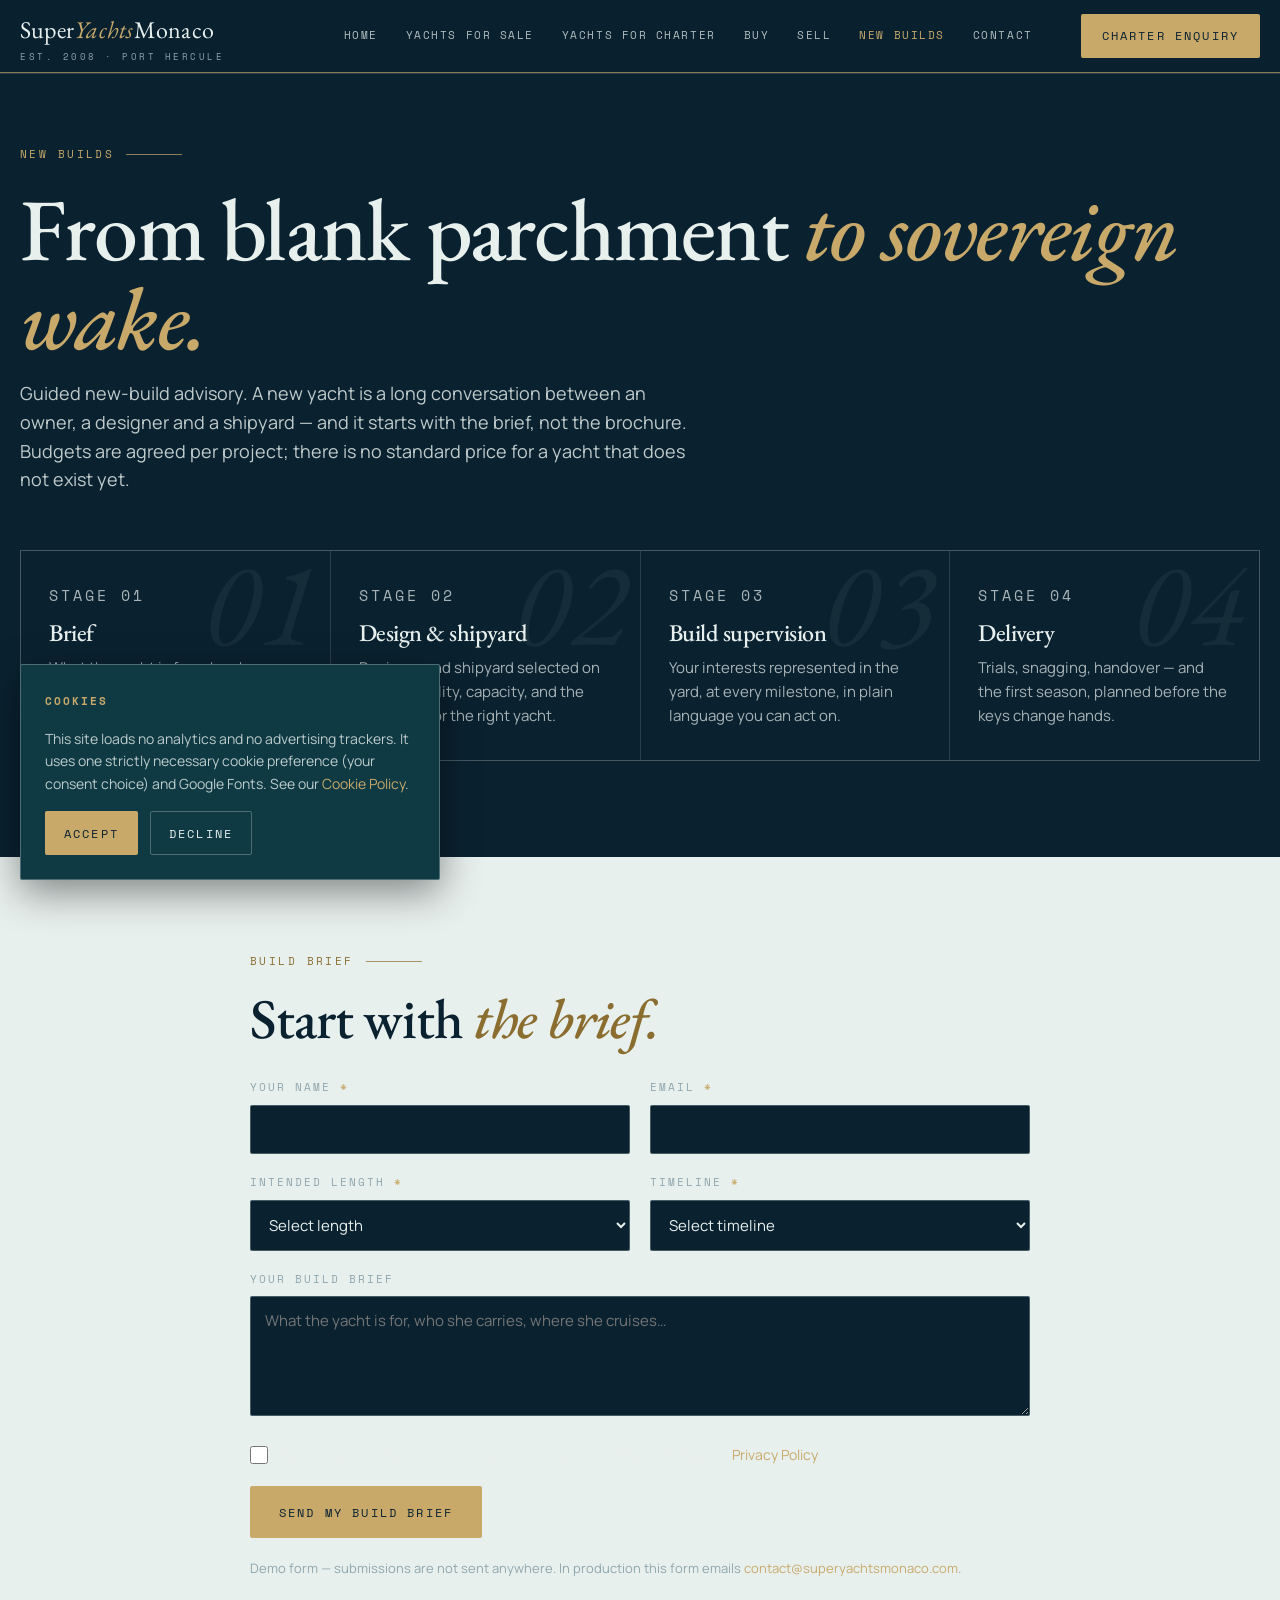
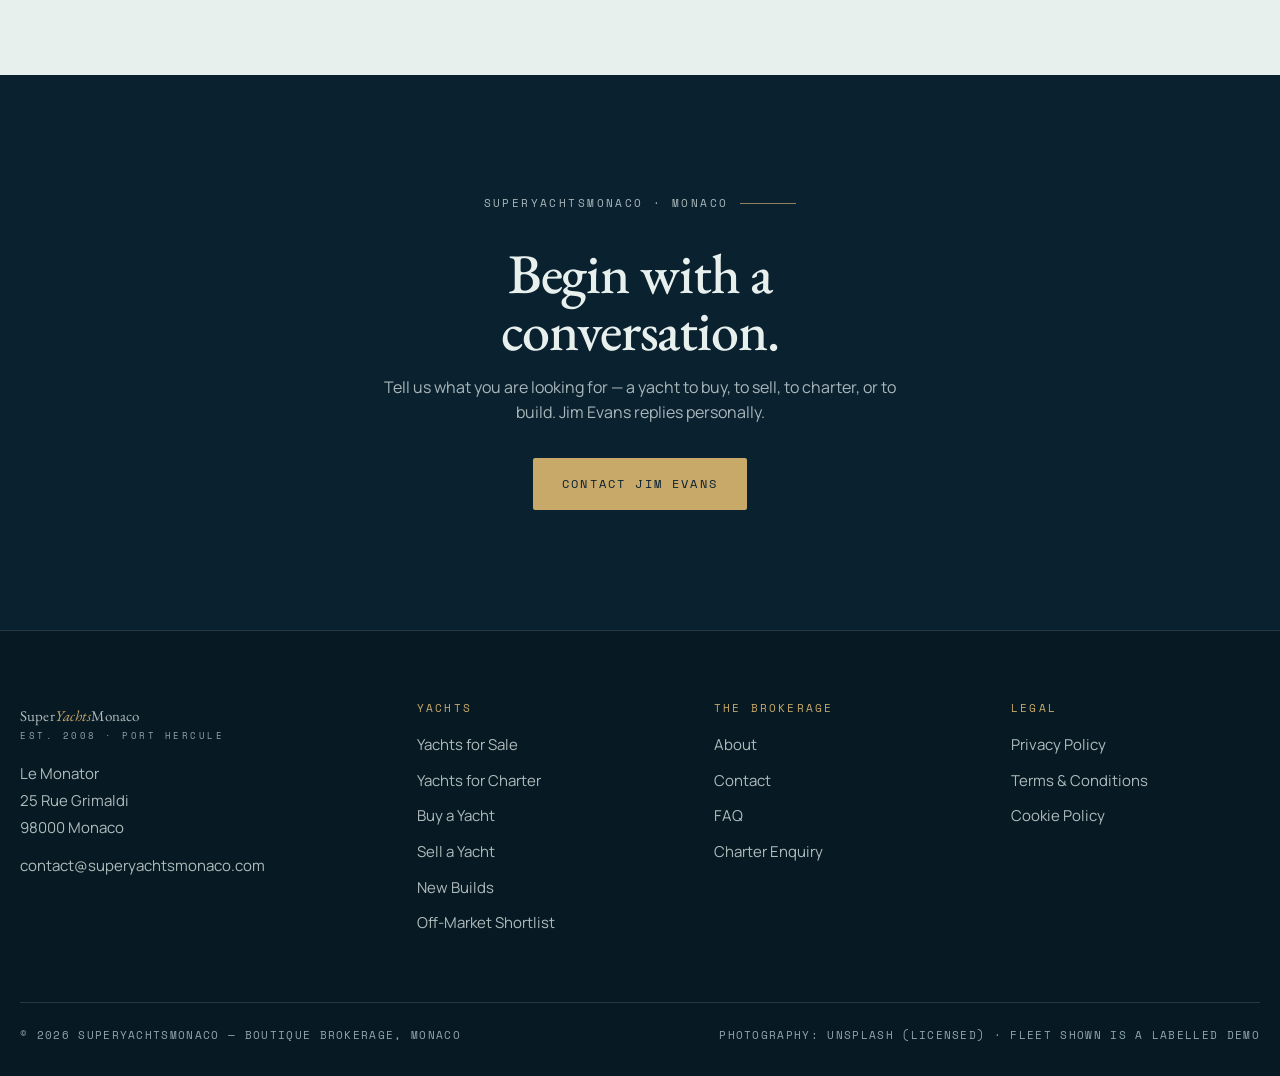
<file: new-builds.html>
<!DOCTYPE html>
<html lang="en">
<head>
<meta charset="UTF-8">
<meta name="viewport" content="width=device-width, initial-scale=1.0">
<title>New Builds — SuperYachtsMonaco</title>
<meta name="description" content="New-build superyacht advisory with SuperYachtsMonaco — brief, design and shipyard selection, supervision, delivery.">
<meta property="og:title" content="New Builds — SuperYachtsMonaco">
<meta property="og:description" content="New-build superyacht advisory with SuperYachtsMonaco — brief, design and shipyard selection, supervision, delivery.">
<meta property="og:type" content="website">
<link rel="preconnect" href="https://fonts.googleapis.com">
<link rel="preconnect" href="https://fonts.gstatic.com" crossorigin>
<link href="https://fonts.googleapis.com/css2?family=EB+Garamond:ital,wght@0,400;0,500;0,600;1,400;1,500&family=Manrope:wght@400;500;600;700&family=Space+Mono:wght@400;700&display=swap" rel="stylesheet">
<link rel="stylesheet" href="assets/css/style.css">

</head>
<body>
<header class="site-header">
  <div class="wrap nav-inner">
    <a class="brand" href="index.html">Super<em>Yachts</em>Monaco<small>EST. 2008 · PORT HERCULE</small></a>
    <button class="nav-toggle" id="nav-toggle" aria-expanded="false" aria-controls="main-nav">Menu</button>
    <nav class="main-nav" id="main-nav" aria-label="Main navigation"><a href="index.html" class="">Home</a><a href="yachts-for-sale.html" class="">Yachts for Sale</a><a href="yachts-for-charter.html" class="">Yachts for Charter</a><a href="buy-a-yacht.html" class="">Buy</a><a href="sell-a-yacht.html" class="">Sell</a><a href="new-builds.html" class="active">New Builds</a><a href="contact.html" class="">Contact</a></nav>
    <a class="btn btn-brass nav-cta" href="charter-enquiry.html">Charter Enquiry</a>
  </div>
</header>
<main>

<header class="page-head"><div class="wrap">
  <p class="eyebrow reveal">New Builds</p>
  <h1 class="reveal">From blank parchment <em>to sovereign wake.</em></h1>
  <p class="lede reveal">Guided new-build advisory. A new yacht is a long conversation between an owner, a designer and a shipyard — and it starts with the brief, not the brochure. Budgets are agreed per project; there is no standard price for a yacht that does not exist yet.</p>
</div></header>
<section style="padding-top:16px"><div class="wrap">
  <div class="process">
    <div class="step"><span class="ghost">01</span><p class="label">Stage 01</p><h3>Brief</h3><p>What the yacht is for, who she carries, where she cruises. The brief is the contract with yourself.</p></div>
    <div class="step"><span class="ghost">02</span><p class="label">Stage 02</p><h3>Design &amp; shipyard</h3><p>Designer and shipyard selected on fit — capability, capacity, and the right yard for the right yacht.</p></div>
    <div class="step"><span class="ghost">03</span><p class="label">Stage 03</p><h3>Build supervision</h3><p>Your interests represented in the yard, at every milestone, in plain language you can act on.</p></div>
    <div class="step"><span class="ghost">04</span><p class="label">Stage 04</p><h3>Delivery</h3><p>Trials, snagging, handover — and the first season, planned before the keys change hands.</p></div>
  </div>
</div></section>
<section class="light"><div class="wrap" style="max-width:780px">
  <p class="eyebrow reveal">Build brief</p>
  <h2 class="reveal" style="margin-bottom:32px">Start with <em>the brief.</em></h2>
  <form data-demo-form id="newbuild-form" novalidate>
  <div class="form-grid">
    <div class="form-row"><div class="field"><label>Your name <span class="req">*</span></label><input id="n-name" name="n-name" type="text" placeholder="" required autocomplete="name"><span class="error">Please add your name.</span></div><div class="field"><label>Email <span class="req">*</span></label><input id="n-email" name="n-email" type="email" placeholder="" required autocomplete="email"><span class="error">Enter a valid email address so we can reply.</span></div></div><div class="form-row"><div class="field"><label>Intended length <span class="req">*</span></label><select id="n-length" name="n-length" required><option value="">Select length</option><option value="under-40">Under 40m</option><option value="40-60">40 – 60m</option><option value="60-80">60 – 80m</option><option value="over-80">Over 80m</option></select><span class="error">This field is required.</span></div><div class="field"><label>Timeline <span class="req">*</span></label><select id="n-timeline" name="n-timeline" required><option value="">Select timeline</option><option value="exploring">Just exploring</option><option value="1-2y">1 – 2 years</option><option value="2-4y">2 – 4 years</option><option value="flexible">Flexible</option></select><span class="error">This field is required.</span></div></div><div class="field"><label>Your build brief</label><textarea id="n-brief" name="n-brief" placeholder="What the yacht is for, who she carries, where she cruises…"></textarea><span class="error">This field is required.</span></div>
    <label class="consent field"><input type="checkbox" required> <span>We will use your details only to prepare your reply and shortlist. See our <a href="privacy-policy.html" style="color:var(--brass)">Privacy Policy</a>. <span class="error">Please tick the consent box to continue.</span></span></label>
    <div><button class="btn btn-brass" type="submit">Send My Build Brief</button></div>
    <p class="form-note">Demo form — submissions are not sent anywhere. In production this form emails <a href="mailto:contact@superyachtsmonaco.com" style="color:var(--brass)">contact@superyachtsmonaco.com</a>.</p>
  </div>
</form>
<div class="form-success" id="newbuild-form-success">
  <h3>Thank you — your build brief is received.</h3>
  <p>Jim Evans will reply by email to begin the conversation. This is a demo form: nothing was sent.</p>
  <p class="ref"></p>
  <p><a class="btn btn-outline" href="yachts-for-sale.html" style="margin-top:16px">Browse the fleet</a></p>
</div>
</div></section>
<section class="final-cta"><div class="wrap">
  <p class="eyebrow reveal" style="justify-content:center">SuperYachtsMonaco · Monaco</p>
  <h2 class="reveal">Begin with a conversation.</h2>
  <p class="reveal">Tell us what you are looking for — a yacht to buy, to sell, to charter, or to build. Jim Evans replies personally.</p>
  <a class="btn btn-brass reveal" href="contact.html">Contact Jim Evans</a>
</div></section>

</main>
<footer class="site-footer">
  <div class="wrap">
    <div class="footer-grid">
      <div>
        <a class="brand" href="index.html">Super<em>Yachts</em>Monaco<small>EST. 2008 · PORT HERCULE</small></a>
        <address style="margin-top:20px">Le Monator<br>25 Rue Grimaldi<br>98000 Monaco</address>
        <p style="margin-top:12px"><a href="mailto:contact@superyachtsmonaco.com">contact@superyachtsmonaco.com</a></p>
      </div>
      <div><h4>Yachts</h4><ul><li><a href="yachts-for-sale.html">Yachts for Sale</a></li><li><a href="yachts-for-charter.html">Yachts for Charter</a></li><li><a href="buy-a-yacht.html">Buy a Yacht</a></li><li><a href="sell-a-yacht.html">Sell a Yacht</a></li><li><a href="new-builds.html">New Builds</a></li><li><a href="off-market.html">Off-Market Shortlist</a></li></ul></div>
      <div><h4>The Brokerage</h4><ul><li><a href="about.html">About</a></li><li><a href="contact.html">Contact</a></li><li><a href="faq.html">FAQ</a></li><li><a href="charter-enquiry.html">Charter Enquiry</a></li></ul></div>
      <div><h4>Legal</h4><ul><li><a href="privacy-policy.html">Privacy Policy</a></li><li><a href="terms.html">Terms & Conditions</a></li><li><a href="cookie-policy.html">Cookie Policy</a></li></ul></div>
    </div>
    <div class="footer-bottom">
      <span>© 2026 SuperYachtsMonaco — Boutique brokerage, Monaco</span>
      <span>Photography: Unsplash (licensed) · Fleet shown is a labelled demo</span>
    </div>
  </div>
</footer>
<div class="cookie-banner" id="cookie-banner" role="dialog" aria-label="Cookie consent">
  <p><strong style="font-family:var(--mono);font-size:11px;letter-spacing:.18em;text-transform:uppercase;color:var(--brass)">Cookies</strong></p>
  <p>This site loads no analytics and no advertising trackers. It uses one strictly necessary cookie preference (your consent choice) and Google Fonts. See our <a href="cookie-policy.html" style="color:var(--brass)">Cookie Policy</a>.</p>
  <div class="row">
    <button class="btn btn-brass" data-cookie="accepted">Accept</button>
    <button class="btn btn-outline" data-cookie="declined">Decline</button>
  </div>
</div>
<script src="assets/js/main.js"></script>
</body>
</html>
</file>
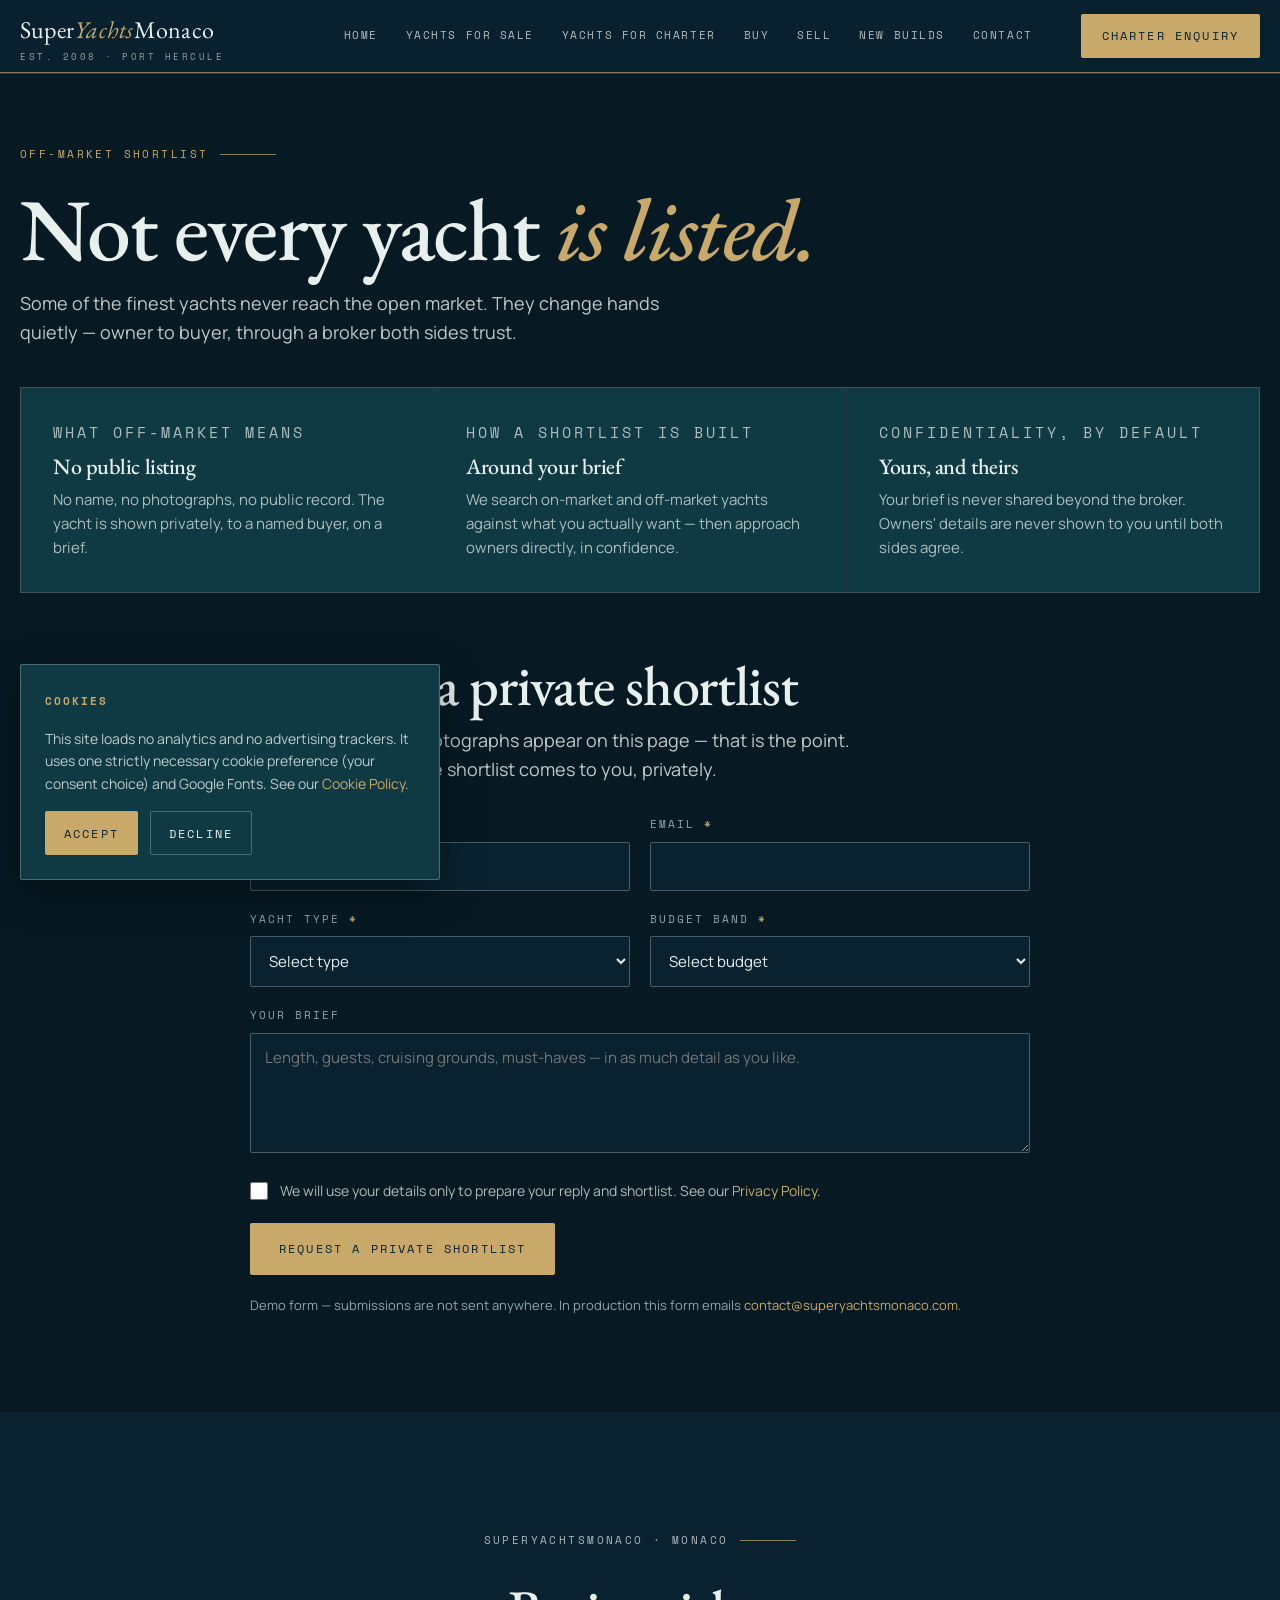
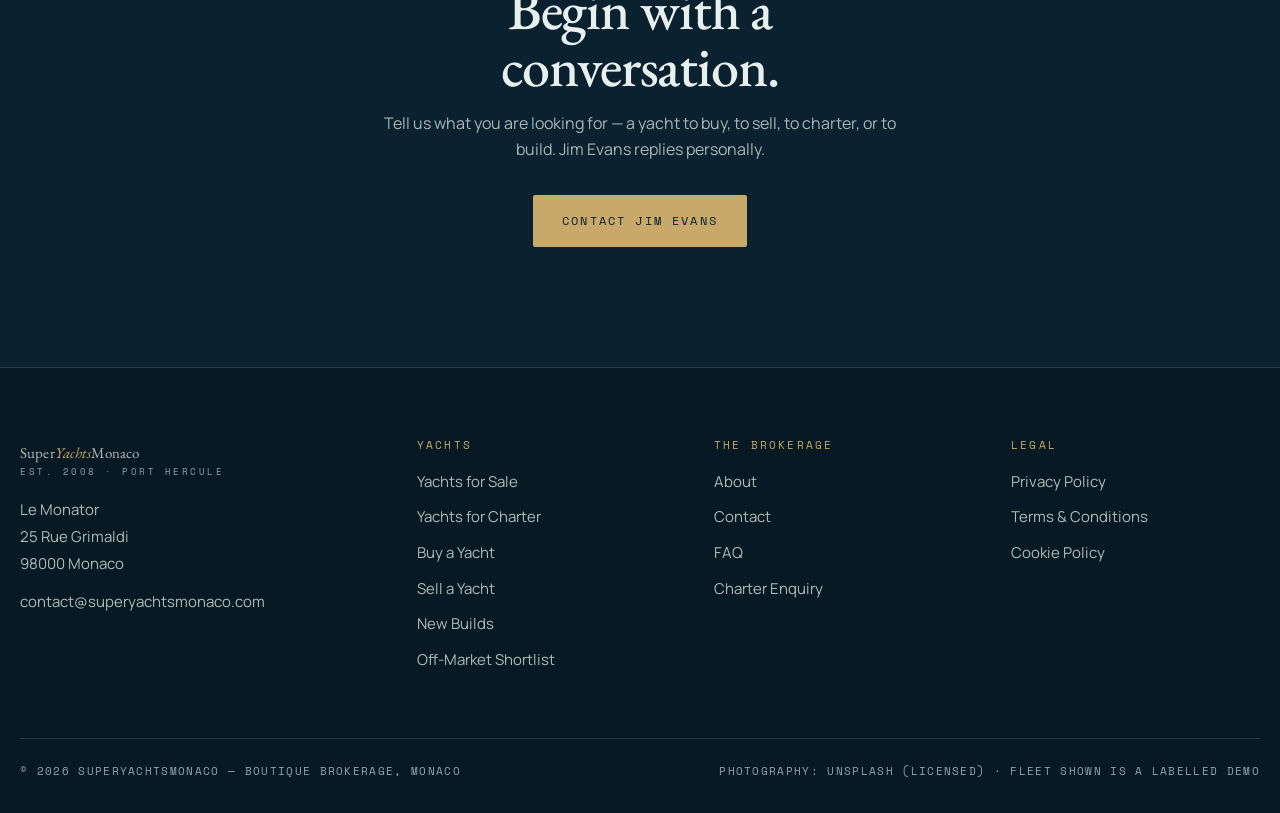
<file: off-market.html>
<!DOCTYPE html>
<html lang="en">
<head>
<meta charset="UTF-8">
<meta name="viewport" content="width=device-width, initial-scale=1.0">
<title>Off-Market Shortlist — SuperYachtsMonaco</title>
<meta name="description" content="Off-market superyachts — a private shortlist built around your brief, with no names or photographs shown publicly.">
<meta property="og:title" content="Off-Market Shortlist — SuperYachtsMonaco">
<meta property="og:description" content="Off-market superyachts — a private shortlist built around your brief, with no names or photographs shown publicly.">
<meta property="og:type" content="website">
<link rel="preconnect" href="https://fonts.googleapis.com">
<link rel="preconnect" href="https://fonts.gstatic.com" crossorigin>
<link href="https://fonts.googleapis.com/css2?family=EB+Garamond:ital,wght@0,400;0,500;0,600;1,400;1,500&family=Manrope:wght@400;500;600;700&family=Space+Mono:wght@400;700&display=swap" rel="stylesheet">
<link rel="stylesheet" href="assets/css/style.css">

</head>
<body>
<header class="site-header">
  <div class="wrap nav-inner">
    <a class="brand" href="index.html">Super<em>Yachts</em>Monaco<small>EST. 2008 · PORT HERCULE</small></a>
    <button class="nav-toggle" id="nav-toggle" aria-expanded="false" aria-controls="main-nav">Menu</button>
    <nav class="main-nav" id="main-nav" aria-label="Main navigation"><a href="index.html" class="">Home</a><a href="yachts-for-sale.html" class="">Yachts for Sale</a><a href="yachts-for-charter.html" class="">Yachts for Charter</a><a href="buy-a-yacht.html" class="">Buy</a><a href="sell-a-yacht.html" class="">Sell</a><a href="new-builds.html" class="">New Builds</a><a href="contact.html" class="">Contact</a></nav>
    <a class="btn btn-brass nav-cta" href="charter-enquiry.html">Charter Enquiry</a>
  </div>
</header>
<main>

<section class="page-head" style="background:#071A24"><div class="wrap">
  <p class="eyebrow reveal">Off-Market Shortlist</p>
  <h1 class="reveal">Not every yacht <em>is listed.</em></h1>
  <p class="lede reveal">Some of the finest yachts never reach the open market. They change hands quietly — owner to buyer, through a broker both sides trust.</p>
</div></section>
<section style="background:#071A24;padding-top:0"><div class="wrap">
  <div class="explain-grid">
    <div class="explain-cell" style="background:#0F3A44"><p class="label">What off-market means</p><h3>No public listing</h3><p>No name, no photographs, no public record. The yacht is shown privately, to a named buyer, on a brief.</p></div>
    <div class="explain-cell" style="background:#0F3A44"><p class="label">How a shortlist is built</p><h3>Around your brief</h3><p>We search on-market and off-market yachts against what you actually want — then approach owners directly, in confidence.</p></div>
    <div class="explain-cell" style="background:#0F3A44"><p class="label">Confidentiality, by default</p><h3>Yours, and theirs</h3><p>Your brief is never shared beyond the broker. Owners' details are never shown to you until both sides agree.</p></div>
  </div>
  <div style="max-width:780px;margin:64px auto 0">
    <h2 class="reveal" style="margin-bottom:12px">Request a private shortlist</h2>
    <p class="lede" style="margin-bottom:32px">No yacht names or photographs appear on this page — that is the point. Share the brief and the shortlist comes to you, privately.</p>
    <form data-demo-form id="offmarket-form" novalidate>
  <div class="form-grid">
    <div class="form-row"><div class="field"><label>Your name <span class="req">*</span></label><input id="o-name" name="o-name" type="text" placeholder="" required autocomplete="name"><span class="error">Please add your name.</span></div><div class="field"><label>Email <span class="req">*</span></label><input id="o-email" name="o-email" type="email" placeholder="" required autocomplete="email"><span class="error">Enter a valid email address so we can reply.</span></div></div><div class="form-row"><div class="field"><label>Yacht type <span class="req">*</span></label><select id="o-type" name="o-type" required><option value="">Select type</option><option value="motor">Motor yacht</option><option value="sailing">Sailing yacht</option><option value="catamaran">Catamaran</option><option value="explorer">Explorer yacht</option></select><span class="error">This field is required.</span></div><div class="field"><label>Budget band <span class="req">*</span></label><select id="o-budget" name="o-budget" required><option value="">Select budget</option><option value="under-10">Under €10M</option><option value="10-30">€10M – €30M</option><option value="30-60">€30M – €60M</option><option value="over-60">Over €60M</option><option value="discuss">I would rather discuss it</option></select><span class="error">This field is required.</span></div></div><div class="field"><label>Your brief</label><textarea id="o-brief" name="o-brief" placeholder="Length, guests, cruising grounds, must-haves — in as much detail as you like."></textarea><span class="error">This field is required.</span></div>
    <label class="consent field"><input type="checkbox" required> <span>We will use your details only to prepare your reply and shortlist. See our <a href="privacy-policy.html" style="color:var(--brass)">Privacy Policy</a>. <span class="error">Please tick the consent box to continue.</span></span></label>
    <div><button class="btn btn-brass" type="submit">Request a Private Shortlist</button></div>
    <p class="form-note">Demo form — submissions are not sent anywhere. In production this form emails <a href="mailto:contact@superyachtsmonaco.com" style="color:var(--brass)">contact@superyachtsmonaco.com</a>.</p>
  </div>
</form>
<div class="form-success" id="offmarket-form-success">
  <h3>Thank you — your request is received.</h3>
  <p>Jim Evans will reply by email with a private shortlist. This is a demo form: nothing was sent.</p>
  <p class="ref"></p>
  <p><a class="btn btn-outline" href="yachts-for-sale.html" style="margin-top:16px">Browse the fleet</a></p>
</div>
  </div>
</div></section>
<section class="final-cta"><div class="wrap">
  <p class="eyebrow reveal" style="justify-content:center">SuperYachtsMonaco · Monaco</p>
  <h2 class="reveal">Begin with a conversation.</h2>
  <p class="reveal">Tell us what you are looking for — a yacht to buy, to sell, to charter, or to build. Jim Evans replies personally.</p>
  <a class="btn btn-brass reveal" href="contact.html">Contact Jim Evans</a>
</div></section>

</main>
<footer class="site-footer">
  <div class="wrap">
    <div class="footer-grid">
      <div>
        <a class="brand" href="index.html">Super<em>Yachts</em>Monaco<small>EST. 2008 · PORT HERCULE</small></a>
        <address style="margin-top:20px">Le Monator<br>25 Rue Grimaldi<br>98000 Monaco</address>
        <p style="margin-top:12px"><a href="mailto:contact@superyachtsmonaco.com">contact@superyachtsmonaco.com</a></p>
      </div>
      <div><h4>Yachts</h4><ul><li><a href="yachts-for-sale.html">Yachts for Sale</a></li><li><a href="yachts-for-charter.html">Yachts for Charter</a></li><li><a href="buy-a-yacht.html">Buy a Yacht</a></li><li><a href="sell-a-yacht.html">Sell a Yacht</a></li><li><a href="new-builds.html">New Builds</a></li><li><a href="off-market.html">Off-Market Shortlist</a></li></ul></div>
      <div><h4>The Brokerage</h4><ul><li><a href="about.html">About</a></li><li><a href="contact.html">Contact</a></li><li><a href="faq.html">FAQ</a></li><li><a href="charter-enquiry.html">Charter Enquiry</a></li></ul></div>
      <div><h4>Legal</h4><ul><li><a href="privacy-policy.html">Privacy Policy</a></li><li><a href="terms.html">Terms & Conditions</a></li><li><a href="cookie-policy.html">Cookie Policy</a></li></ul></div>
    </div>
    <div class="footer-bottom">
      <span>© 2026 SuperYachtsMonaco — Boutique brokerage, Monaco</span>
      <span>Photography: Unsplash (licensed) · Fleet shown is a labelled demo</span>
    </div>
  </div>
</footer>
<div class="cookie-banner" id="cookie-banner" role="dialog" aria-label="Cookie consent">
  <p><strong style="font-family:var(--mono);font-size:11px;letter-spacing:.18em;text-transform:uppercase;color:var(--brass)">Cookies</strong></p>
  <p>This site loads no analytics and no advertising trackers. It uses one strictly necessary cookie preference (your consent choice) and Google Fonts. See our <a href="cookie-policy.html" style="color:var(--brass)">Cookie Policy</a>.</p>
  <div class="row">
    <button class="btn btn-brass" data-cookie="accepted">Accept</button>
    <button class="btn btn-outline" data-cookie="declined">Decline</button>
  </div>
</div>
<script src="assets/js/main.js"></script>
</body>
</html>
</file>
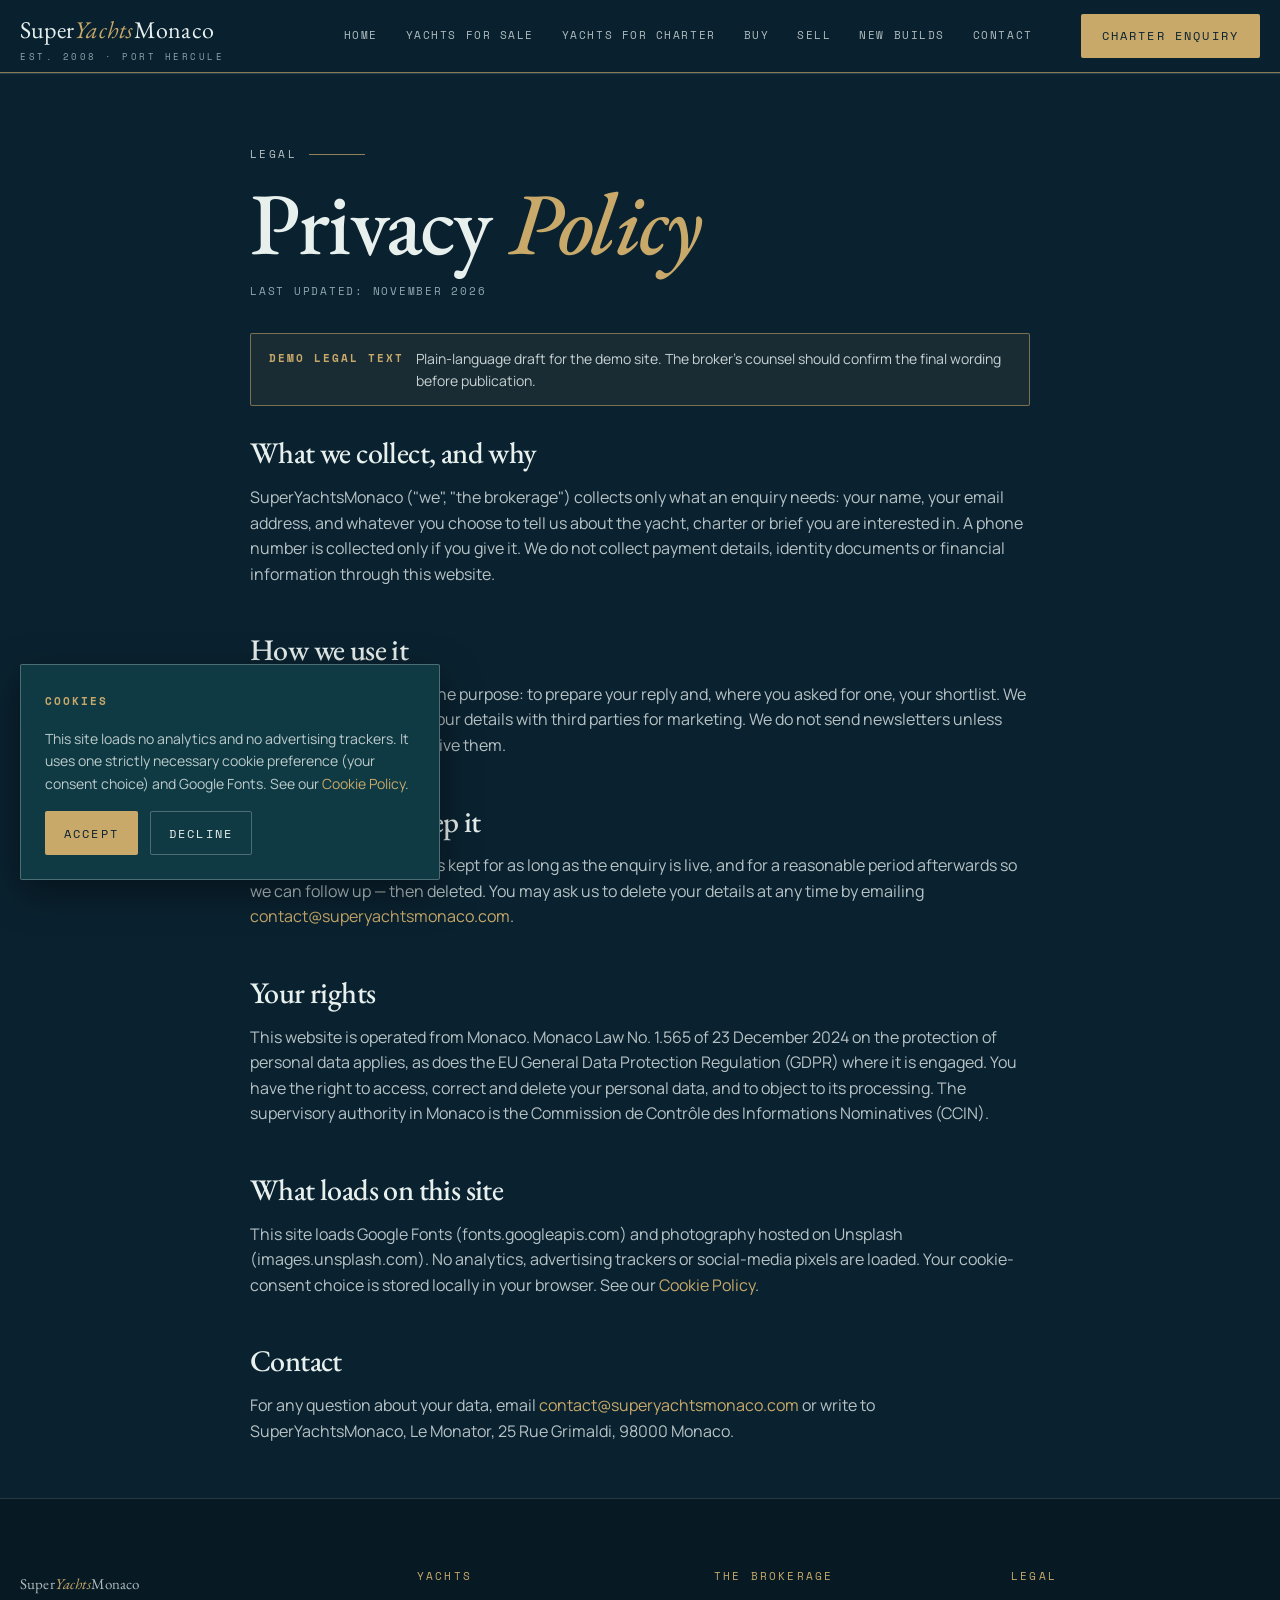
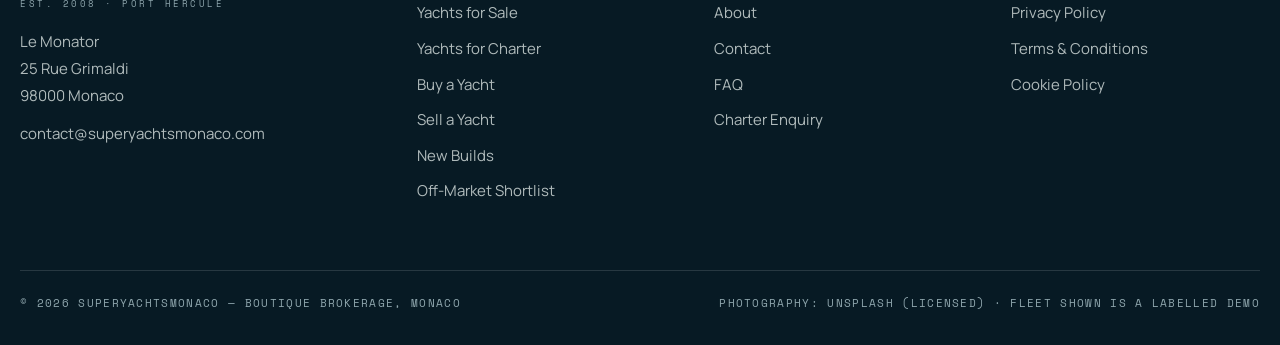
<file: privacy-policy.html>
<!DOCTYPE html>
<html lang="en">
<head>
<meta charset="UTF-8">
<meta name="viewport" content="width=device-width, initial-scale=1.0">
<title>Privacy Policy — SuperYachtsMonaco</title>
<meta name="description" content="Privacy Policy — what SuperYachtsMonaco collects from enquiries and why. Monaco Law No. 1.565 and GDPR.">
<meta property="og:title" content="Privacy Policy — SuperYachtsMonaco">
<meta property="og:description" content="Privacy Policy — what SuperYachtsMonaco collects from enquiries and why. Monaco Law No. 1.565 and GDPR.">
<meta property="og:type" content="website">
<link rel="preconnect" href="https://fonts.googleapis.com">
<link rel="preconnect" href="https://fonts.gstatic.com" crossorigin>
<link href="https://fonts.googleapis.com/css2?family=EB+Garamond:ital,wght@0,400;0,500;0,600;1,400;1,500&family=Manrope:wght@400;500;600;700&family=Space+Mono:wght@400;700&display=swap" rel="stylesheet">
<link rel="stylesheet" href="assets/css/style.css">

</head>
<body>
<header class="site-header">
  <div class="wrap nav-inner">
    <a class="brand" href="index.html">Super<em>Yachts</em>Monaco<small>EST. 2008 · PORT HERCULE</small></a>
    <button class="nav-toggle" id="nav-toggle" aria-expanded="false" aria-controls="main-nav">Menu</button>
    <nav class="main-nav" id="main-nav" aria-label="Main navigation"><a href="index.html" class="">Home</a><a href="yachts-for-sale.html" class="">Yachts for Sale</a><a href="yachts-for-charter.html" class="">Yachts for Charter</a><a href="buy-a-yacht.html" class="">Buy</a><a href="sell-a-yacht.html" class="">Sell</a><a href="new-builds.html" class="">New Builds</a><a href="contact.html" class="">Contact</a></nav>
    <a class="btn btn-brass nav-cta" href="charter-enquiry.html">Charter Enquiry</a>
  </div>
</header>
<main>

<header class="page-head"><div class="wrap legal">
  <p class="eyebrow reveal">Legal</p>
  <h1 class="reveal">Privacy <em>Policy</em></h1>
  <span class="updated">Last updated: November 2026</span>
  <div class="demo-note" style="margin-bottom:32px"><strong>Demo Legal Text</strong><span>Plain-language draft for the demo site. The broker's counsel should confirm the final wording before publication.</span></div>
  <h2>What we collect, and why</h2>
  <p>SuperYachtsMonaco ("we", "the brokerage") collects only what an enquiry needs: your name, your email address, and whatever you choose to tell us about the yacht, charter or brief you are interested in. A phone number is collected only if you give it. We do not collect payment details, identity documents or financial information through this website.</p>
  <h2>How we use it</h2>
  <p>Your details are used for one purpose: to prepare your reply and, where you asked for one, your shortlist. We do not sell, rent or share your details with third parties for marketing. We do not send newsletters unless you separately ask to receive them.</p>
  <h2>How long we keep it</h2>
  <p>Enquiry correspondence is kept for as long as the enquiry is live, and for a reasonable period afterwards so we can follow up — then deleted. You may ask us to delete your details at any time by emailing <a href="mailto:contact@superyachtsmonaco.com" style="color:var(--brass)">contact@superyachtsmonaco.com</a>.</p>
  <h2>Your rights</h2>
  <p>This website is operated from Monaco. Monaco Law No. 1.565 of 23 December 2024 on the protection of personal data applies, as does the EU General Data Protection Regulation (GDPR) where it is engaged. You have the right to access, correct and delete your personal data, and to object to its processing. The supervisory authority in Monaco is the Commission de Contrôle des Informations Nominatives (CCIN).</p>
  <h2>What loads on this site</h2>
  <p>This site loads Google Fonts (fonts.googleapis.com) and photography hosted on Unsplash (images.unsplash.com). No analytics, advertising trackers or social-media pixels are loaded. Your cookie-consent choice is stored locally in your browser. See our <a href="cookie-policy.html" style="color:var(--brass)">Cookie Policy</a>.</p>
  <h2>Contact</h2>
  <p>For any question about your data, email <a href="mailto:contact@superyachtsmonaco.com" style="color:var(--brass)">contact@superyachtsmonaco.com</a> or write to SuperYachtsMonaco, Le Monator, 25 Rue Grimaldi, 98000 Monaco.</p>
</div></header>

</main>
<footer class="site-footer">
  <div class="wrap">
    <div class="footer-grid">
      <div>
        <a class="brand" href="index.html">Super<em>Yachts</em>Monaco<small>EST. 2008 · PORT HERCULE</small></a>
        <address style="margin-top:20px">Le Monator<br>25 Rue Grimaldi<br>98000 Monaco</address>
        <p style="margin-top:12px"><a href="mailto:contact@superyachtsmonaco.com">contact@superyachtsmonaco.com</a></p>
      </div>
      <div><h4>Yachts</h4><ul><li><a href="yachts-for-sale.html">Yachts for Sale</a></li><li><a href="yachts-for-charter.html">Yachts for Charter</a></li><li><a href="buy-a-yacht.html">Buy a Yacht</a></li><li><a href="sell-a-yacht.html">Sell a Yacht</a></li><li><a href="new-builds.html">New Builds</a></li><li><a href="off-market.html">Off-Market Shortlist</a></li></ul></div>
      <div><h4>The Brokerage</h4><ul><li><a href="about.html">About</a></li><li><a href="contact.html">Contact</a></li><li><a href="faq.html">FAQ</a></li><li><a href="charter-enquiry.html">Charter Enquiry</a></li></ul></div>
      <div><h4>Legal</h4><ul><li><a href="privacy-policy.html">Privacy Policy</a></li><li><a href="terms.html">Terms & Conditions</a></li><li><a href="cookie-policy.html">Cookie Policy</a></li></ul></div>
    </div>
    <div class="footer-bottom">
      <span>© 2026 SuperYachtsMonaco — Boutique brokerage, Monaco</span>
      <span>Photography: Unsplash (licensed) · Fleet shown is a labelled demo</span>
    </div>
  </div>
</footer>
<div class="cookie-banner" id="cookie-banner" role="dialog" aria-label="Cookie consent">
  <p><strong style="font-family:var(--mono);font-size:11px;letter-spacing:.18em;text-transform:uppercase;color:var(--brass)">Cookies</strong></p>
  <p>This site loads no analytics and no advertising trackers. It uses one strictly necessary cookie preference (your consent choice) and Google Fonts. See our <a href="cookie-policy.html" style="color:var(--brass)">Cookie Policy</a>.</p>
  <div class="row">
    <button class="btn btn-brass" data-cookie="accepted">Accept</button>
    <button class="btn btn-outline" data-cookie="declined">Decline</button>
  </div>
</div>
<script src="assets/js/main.js"></script>
</body>
</html>
</file>
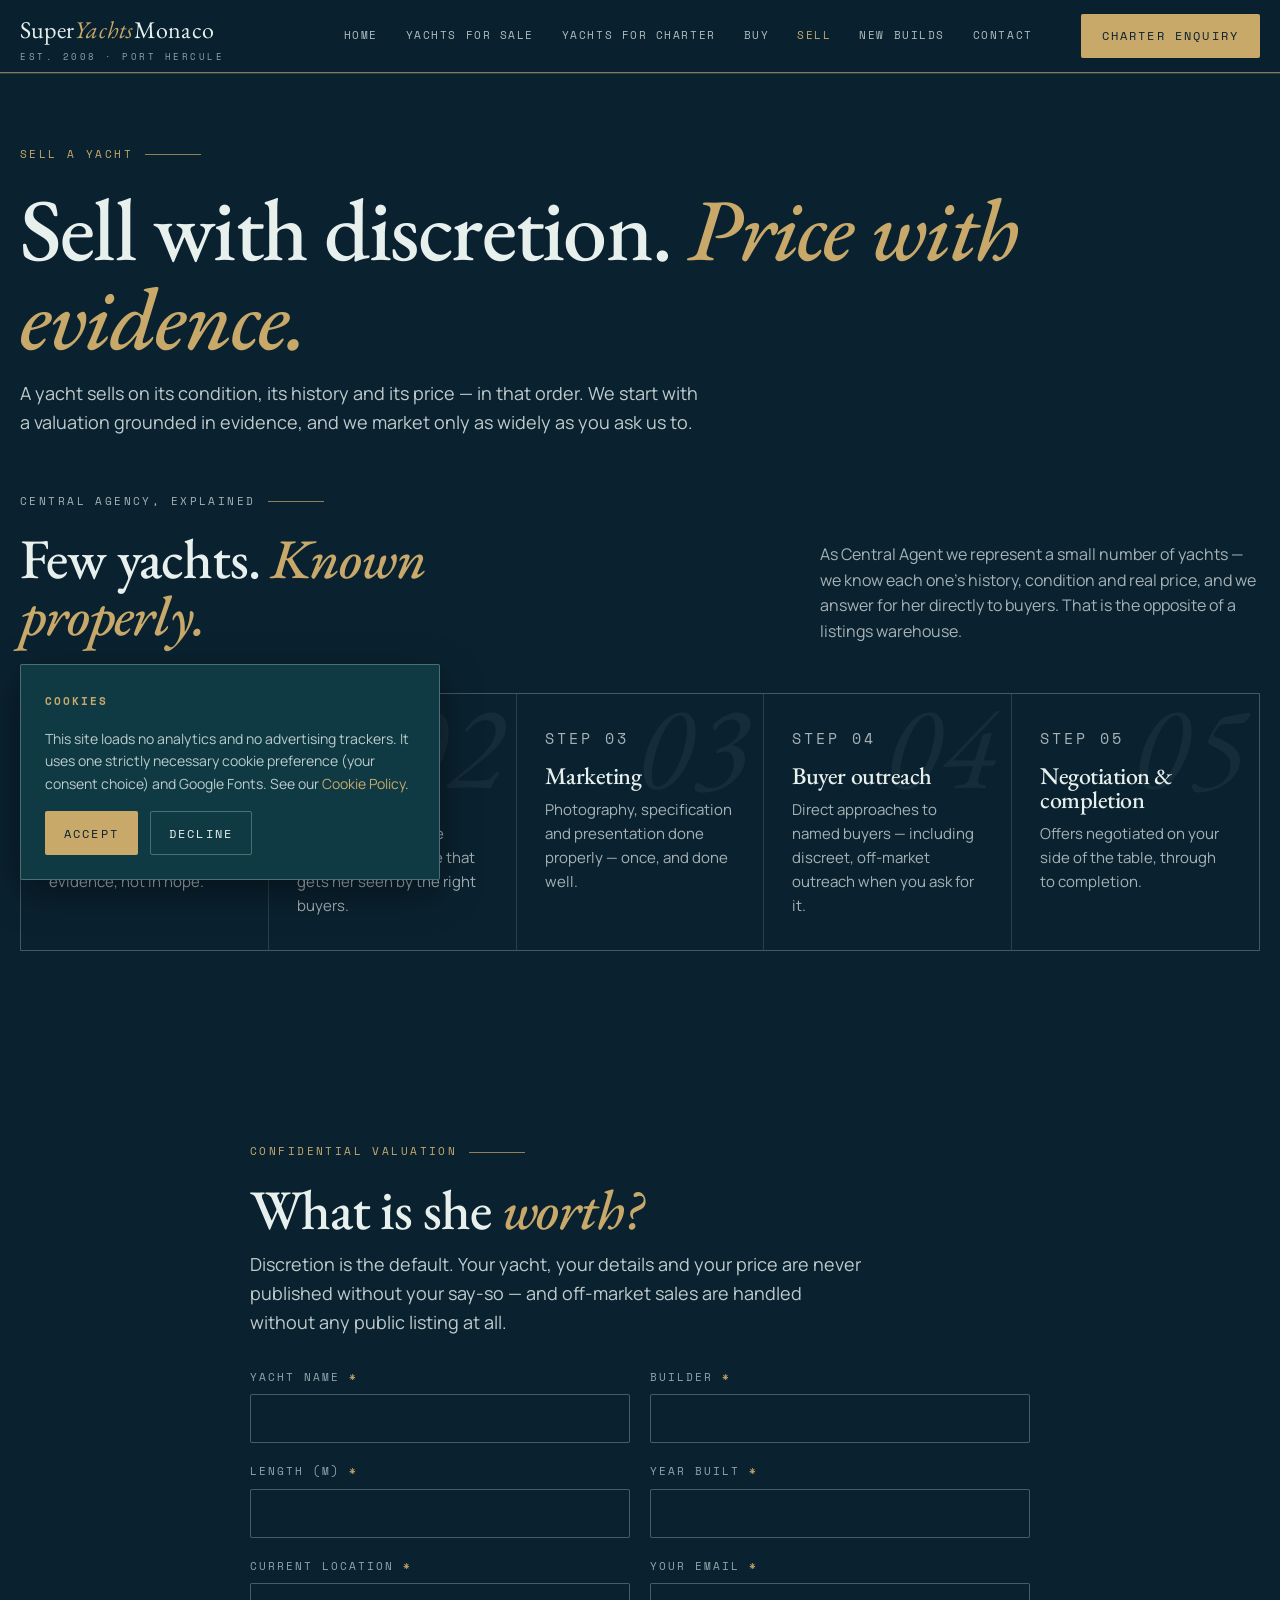
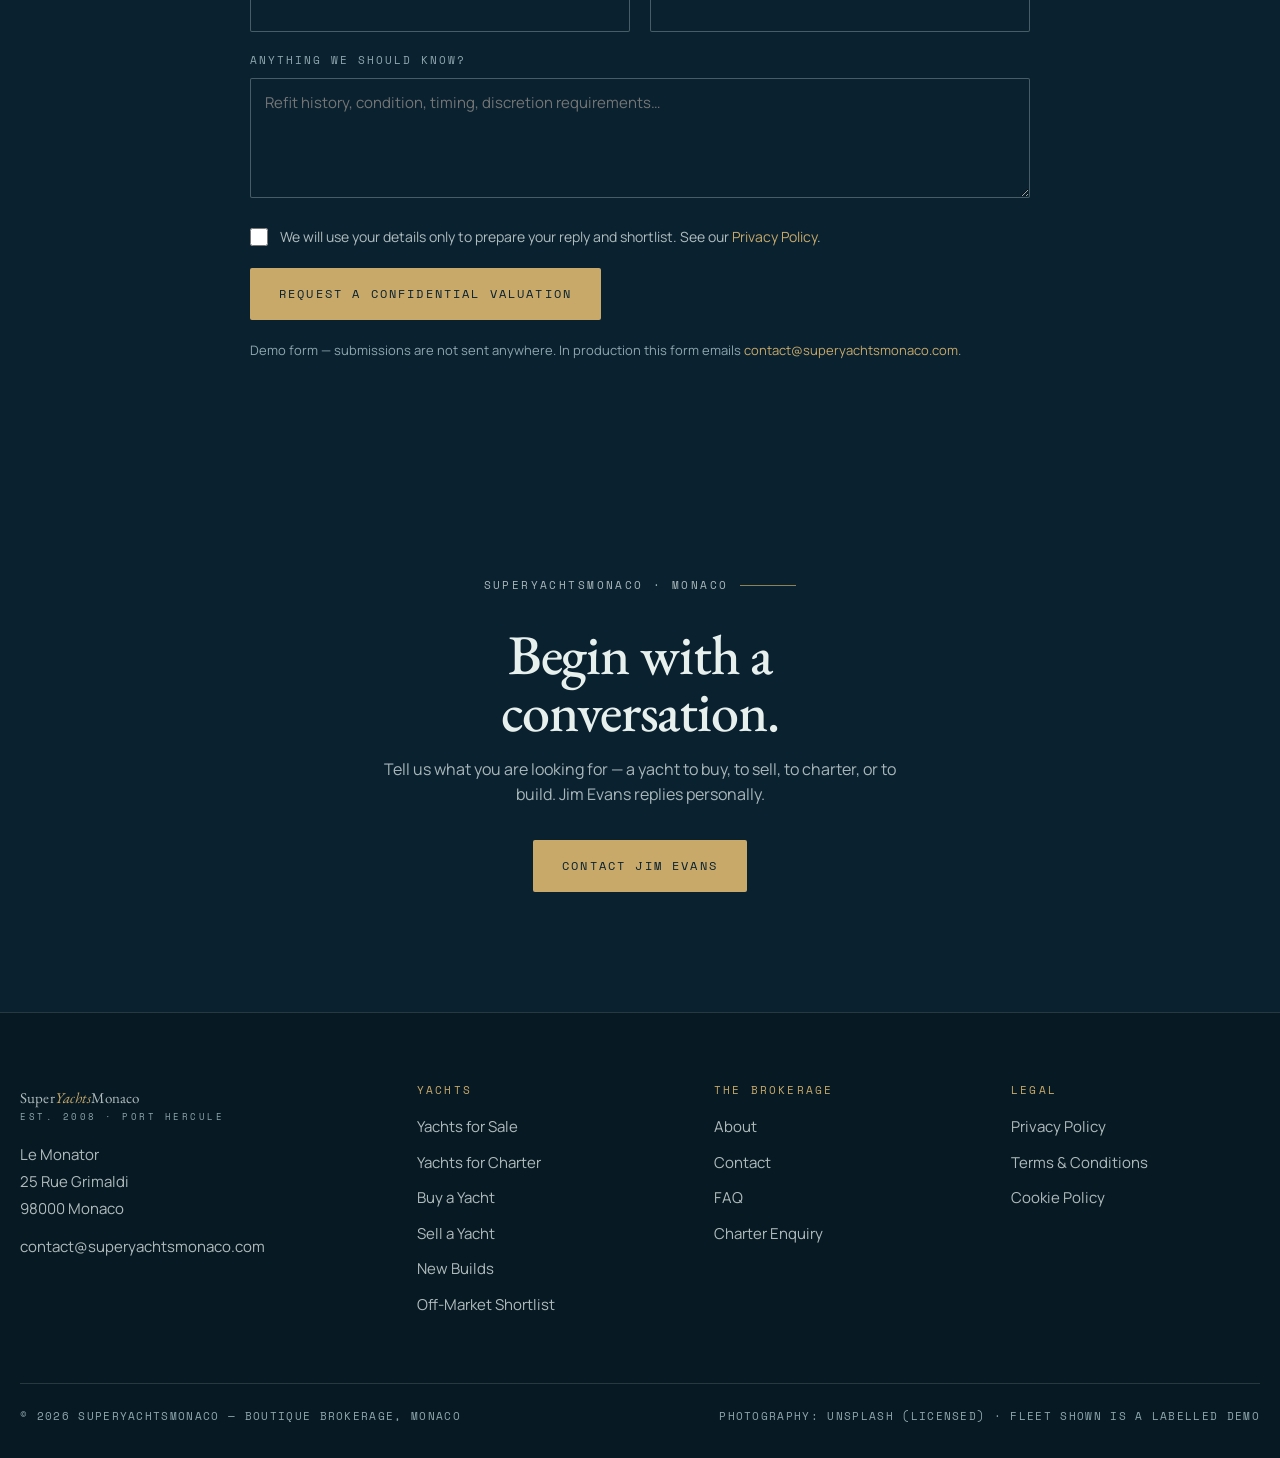
<file: sell-a-yacht.html>
<!DOCTYPE html>
<html lang="en">
<head>
<meta charset="UTF-8">
<meta name="viewport" content="width=device-width, initial-scale=1.0">
<title>Sell a Yacht — SuperYachtsMonaco</title>
<meta name="description" content="Sell a superyacht with discretion — confidential valuation, Central Agency representation, off-market buyer outreach.">
<meta property="og:title" content="Sell a Yacht — SuperYachtsMonaco">
<meta property="og:description" content="Sell a superyacht with discretion — confidential valuation, Central Agency representation, off-market buyer outreach.">
<meta property="og:type" content="website">
<link rel="preconnect" href="https://fonts.googleapis.com">
<link rel="preconnect" href="https://fonts.gstatic.com" crossorigin>
<link href="https://fonts.googleapis.com/css2?family=EB+Garamond:ital,wght@0,400;0,500;0,600;1,400;1,500&family=Manrope:wght@400;500;600;700&family=Space+Mono:wght@400;700&display=swap" rel="stylesheet">
<link rel="stylesheet" href="assets/css/style.css">

</head>
<body>
<header class="site-header">
  <div class="wrap nav-inner">
    <a class="brand" href="index.html">Super<em>Yachts</em>Monaco<small>EST. 2008 · PORT HERCULE</small></a>
    <button class="nav-toggle" id="nav-toggle" aria-expanded="false" aria-controls="main-nav">Menu</button>
    <nav class="main-nav" id="main-nav" aria-label="Main navigation"><a href="index.html" class="">Home</a><a href="yachts-for-sale.html" class="">Yachts for Sale</a><a href="yachts-for-charter.html" class="">Yachts for Charter</a><a href="buy-a-yacht.html" class="">Buy</a><a href="sell-a-yacht.html" class="active">Sell</a><a href="new-builds.html" class="">New Builds</a><a href="contact.html" class="">Contact</a></nav>
    <a class="btn btn-brass nav-cta" href="charter-enquiry.html">Charter Enquiry</a>
  </div>
</header>
<main>

<header class="page-head"><div class="wrap">
  <p class="eyebrow reveal">Sell a Yacht</p>
  <h1 class="reveal">Sell with discretion. <em>Price with evidence.</em></h1>
  <p class="lede reveal">A yacht sells on its condition, its history and its price — in that order. We start with a valuation grounded in evidence, and we market only as widely as you ask us to.</p>
</div></header>
<section style="padding-top:16px"><div class="wrap">
  <div class="section-head">
    <div><p class="eyebrow reveal">Central Agency, explained</p>
    <h2 class="reveal">Few yachts. <em>Known properly.</em></h2></div>
    <p class="reveal">As Central Agent we represent a small number of yachts — we know each one's history, condition and real price, and we answer for her directly to buyers. That is the opposite of a listings warehouse.</p>
  </div>
  <div class="process five">
    <div class="step"><span class="ghost">01</span><p class="label">Step 01</p><h3>Valuation</h3><p>Comparable sales, condition and refit history — a price grounded in evidence, not in hope.</p></div>
    <div class="step"><span class="ghost">02</span><p class="label">Step 02</p><h3>Positioning &amp; pricing</h3><p>Where she sits in the market, and the price that gets her seen by the right buyers.</p></div>
    <div class="step"><span class="ghost">03</span><p class="label">Step 03</p><h3>Marketing</h3><p>Photography, specification and presentation done properly — once, and done well.</p></div>
    <div class="step"><span class="ghost">04</span><p class="label">Step 04</p><h3>Buyer outreach</h3><p>Direct approaches to named buyers — including discreet, off-market outreach when you ask for it.</p></div>
    <div class="step"><span class="ghost">05</span><p class="label">Step 05</p><h3>Negotiation &amp; completion</h3><p>Offers negotiated on your side of the table, through to completion.</p></div>
  </div>
</div></section>
<section><div class="wrap" style="max-width:780px">
  <p class="eyebrow reveal">Confidential valuation</p>
  <h2 class="reveal" style="margin-bottom:12px">What is she <em>worth?</em></h2>
  <p class="lede" style="margin-bottom:32px">Discretion is the default. Your yacht, your details and your price are never published without your say-so — and off-market sales are handled without any public listing at all.</p>
  <form data-demo-form id="sell-form" novalidate>
  <div class="form-grid">
    <div class="form-row"><div class="field"><label>Yacht name <span class="req">*</span></label><input id="s-yacht" name="s-yacht" type="text" placeholder="" required><span class="error">Please add the yacht's name.</span></div><div class="field"><label>Builder <span class="req">*</span></label><input id="s-builder" name="s-builder" type="text" placeholder="" required><span class="error">Please add the builder.</span></div></div><div class="form-row"><div class="field"><label>Length (m) <span class="req">*</span></label><input id="s-length" name="s-length" type="text" placeholder="" required><span class="error">Please add the length.</span></div><div class="field"><label>Year built <span class="req">*</span></label><input id="s-year" name="s-year" type="text" placeholder="" required><span class="error">Please add the year built.</span></div></div><div class="form-row"><div class="field"><label>Current location <span class="req">*</span></label><input id="s-location" name="s-location" type="text" placeholder="" required><span class="error">Please add the yacht's location.</span></div><div class="field"><label>Your email <span class="req">*</span></label><input id="s-email" name="s-email" type="email" placeholder="" required autocomplete="email"><span class="error">Enter a valid email address so we can reply.</span></div></div><div class="field"><label>Anything we should know?</label><textarea id="s-notes" name="s-notes" placeholder="Refit history, condition, timing, discretion requirements…"></textarea><span class="error">This field is required.</span></div>
    <label class="consent field"><input type="checkbox" required> <span>We will use your details only to prepare your reply and shortlist. See our <a href="privacy-policy.html" style="color:var(--brass)">Privacy Policy</a>. <span class="error">Please tick the consent box to continue.</span></span></label>
    <div><button class="btn btn-brass" type="submit">Request a Confidential Valuation</button></div>
    <p class="form-note">Demo form — submissions are not sent anywhere. In production this form emails <a href="mailto:contact@superyachtsmonaco.com" style="color:var(--brass)">contact@superyachtsmonaco.com</a>.</p>
  </div>
</form>
<div class="form-success" id="sell-form-success">
  <h3>Thank you — your valuation request is received.</h3>
  <p>Jim Evans will reply by email to discuss the valuation. This is a demo form: nothing was sent.</p>
  <p class="ref"></p>
  <p><a class="btn btn-outline" href="yachts-for-sale.html" style="margin-top:16px">Browse the fleet</a></p>
</div>
</div></section>
<section class="final-cta"><div class="wrap">
  <p class="eyebrow reveal" style="justify-content:center">SuperYachtsMonaco · Monaco</p>
  <h2 class="reveal">Begin with a conversation.</h2>
  <p class="reveal">Tell us what you are looking for — a yacht to buy, to sell, to charter, or to build. Jim Evans replies personally.</p>
  <a class="btn btn-brass reveal" href="contact.html">Contact Jim Evans</a>
</div></section>

</main>
<footer class="site-footer">
  <div class="wrap">
    <div class="footer-grid">
      <div>
        <a class="brand" href="index.html">Super<em>Yachts</em>Monaco<small>EST. 2008 · PORT HERCULE</small></a>
        <address style="margin-top:20px">Le Monator<br>25 Rue Grimaldi<br>98000 Monaco</address>
        <p style="margin-top:12px"><a href="mailto:contact@superyachtsmonaco.com">contact@superyachtsmonaco.com</a></p>
      </div>
      <div><h4>Yachts</h4><ul><li><a href="yachts-for-sale.html">Yachts for Sale</a></li><li><a href="yachts-for-charter.html">Yachts for Charter</a></li><li><a href="buy-a-yacht.html">Buy a Yacht</a></li><li><a href="sell-a-yacht.html">Sell a Yacht</a></li><li><a href="new-builds.html">New Builds</a></li><li><a href="off-market.html">Off-Market Shortlist</a></li></ul></div>
      <div><h4>The Brokerage</h4><ul><li><a href="about.html">About</a></li><li><a href="contact.html">Contact</a></li><li><a href="faq.html">FAQ</a></li><li><a href="charter-enquiry.html">Charter Enquiry</a></li></ul></div>
      <div><h4>Legal</h4><ul><li><a href="privacy-policy.html">Privacy Policy</a></li><li><a href="terms.html">Terms & Conditions</a></li><li><a href="cookie-policy.html">Cookie Policy</a></li></ul></div>
    </div>
    <div class="footer-bottom">
      <span>© 2026 SuperYachtsMonaco — Boutique brokerage, Monaco</span>
      <span>Photography: Unsplash (licensed) · Fleet shown is a labelled demo</span>
    </div>
  </div>
</footer>
<div class="cookie-banner" id="cookie-banner" role="dialog" aria-label="Cookie consent">
  <p><strong style="font-family:var(--mono);font-size:11px;letter-spacing:.18em;text-transform:uppercase;color:var(--brass)">Cookies</strong></p>
  <p>This site loads no analytics and no advertising trackers. It uses one strictly necessary cookie preference (your consent choice) and Google Fonts. See our <a href="cookie-policy.html" style="color:var(--brass)">Cookie Policy</a>.</p>
  <div class="row">
    <button class="btn btn-brass" data-cookie="accepted">Accept</button>
    <button class="btn btn-outline" data-cookie="declined">Decline</button>
  </div>
</div>
<script src="assets/js/main.js"></script>
</body>
</html>
</file>
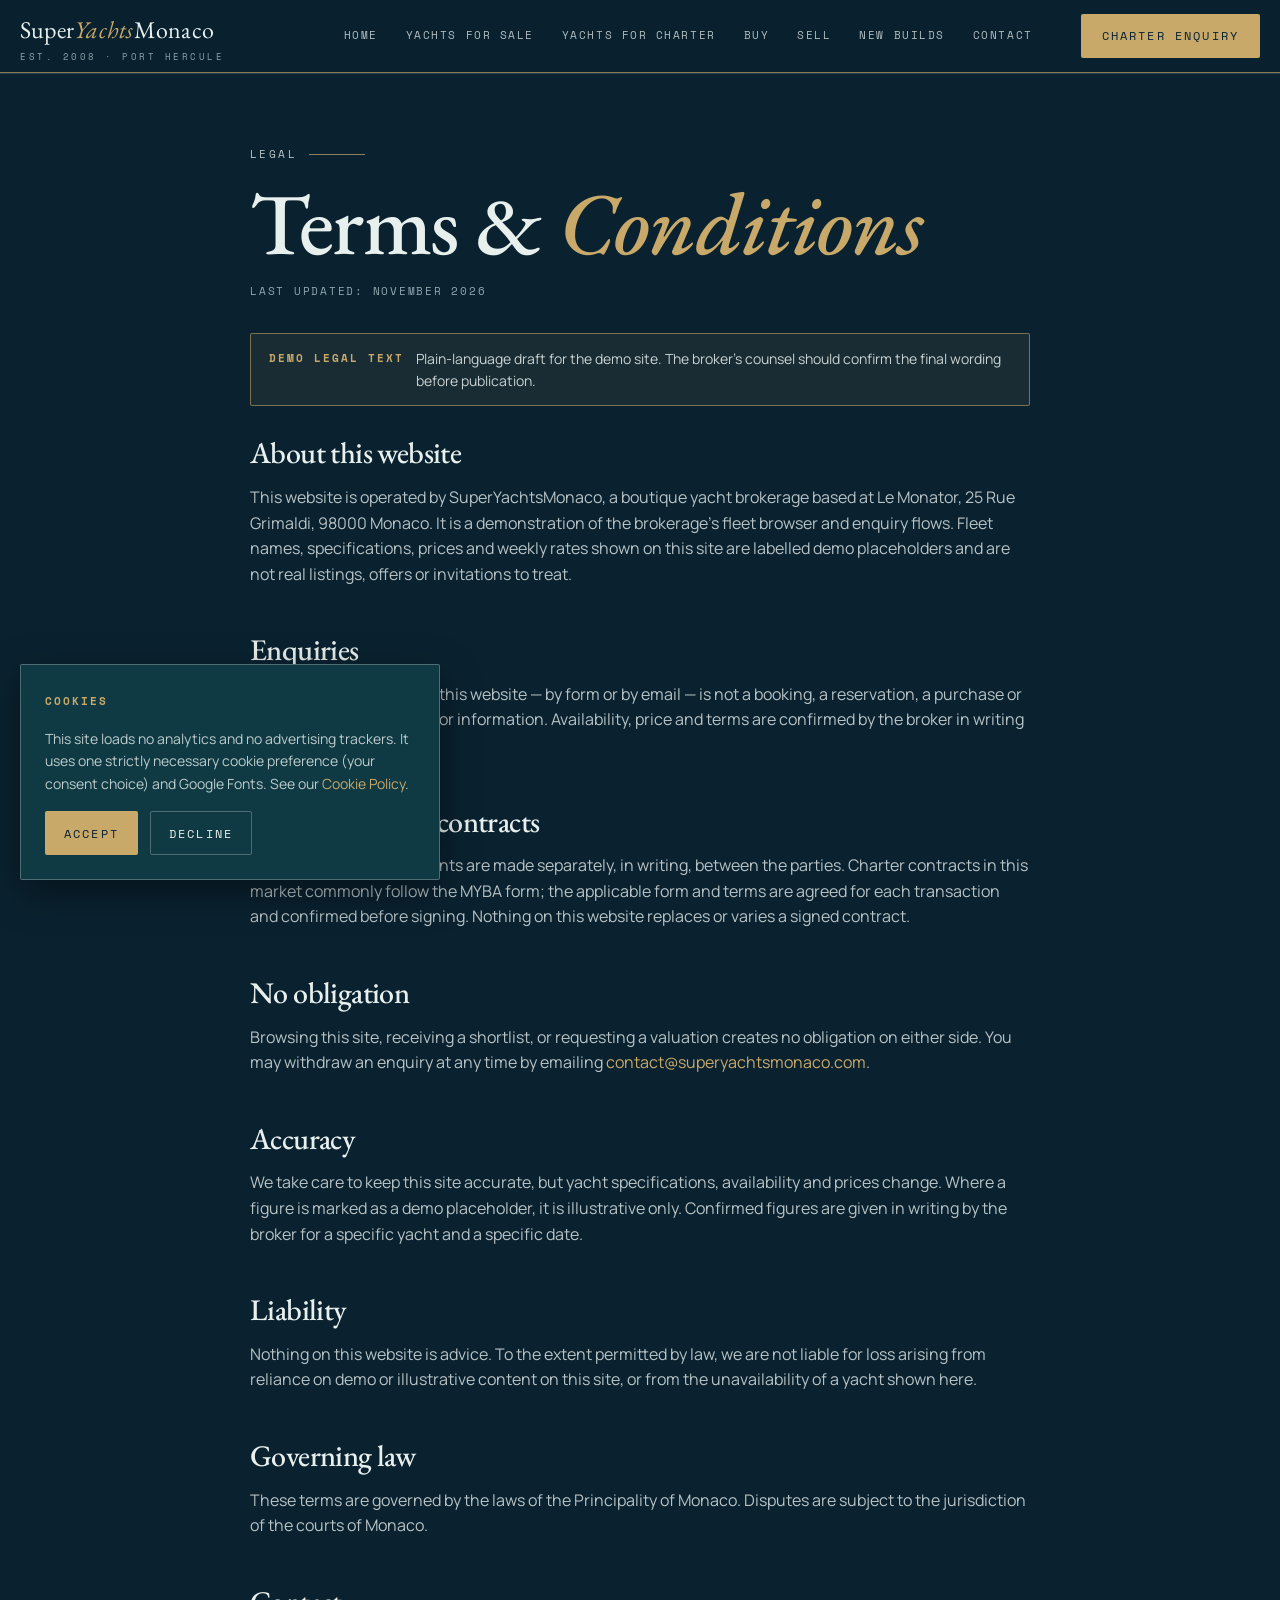
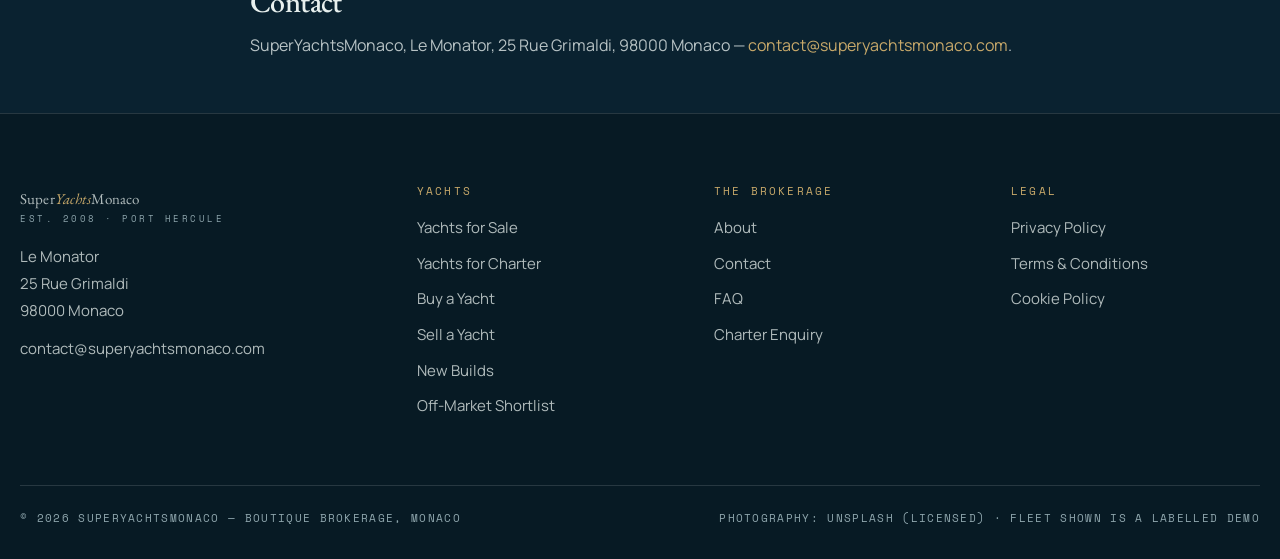
<file: terms.html>
<!DOCTYPE html>
<html lang="en">
<head>
<meta charset="UTF-8">
<meta name="viewport" content="width=device-width, initial-scale=1.0">
<title>Terms & Conditions — SuperYachtsMonaco</title>
<meta name="description" content="Terms & Conditions — enquiries, charter and sale contracts, and governing law for SuperYachtsMonaco.">
<meta property="og:title" content="Terms & Conditions — SuperYachtsMonaco">
<meta property="og:description" content="Terms & Conditions — enquiries, charter and sale contracts, and governing law for SuperYachtsMonaco.">
<meta property="og:type" content="website">
<link rel="preconnect" href="https://fonts.googleapis.com">
<link rel="preconnect" href="https://fonts.gstatic.com" crossorigin>
<link href="https://fonts.googleapis.com/css2?family=EB+Garamond:ital,wght@0,400;0,500;0,600;1,400;1,500&family=Manrope:wght@400;500;600;700&family=Space+Mono:wght@400;700&display=swap" rel="stylesheet">
<link rel="stylesheet" href="assets/css/style.css">

</head>
<body>
<header class="site-header">
  <div class="wrap nav-inner">
    <a class="brand" href="index.html">Super<em>Yachts</em>Monaco<small>EST. 2008 · PORT HERCULE</small></a>
    <button class="nav-toggle" id="nav-toggle" aria-expanded="false" aria-controls="main-nav">Menu</button>
    <nav class="main-nav" id="main-nav" aria-label="Main navigation"><a href="index.html" class="">Home</a><a href="yachts-for-sale.html" class="">Yachts for Sale</a><a href="yachts-for-charter.html" class="">Yachts for Charter</a><a href="buy-a-yacht.html" class="">Buy</a><a href="sell-a-yacht.html" class="">Sell</a><a href="new-builds.html" class="">New Builds</a><a href="contact.html" class="">Contact</a></nav>
    <a class="btn btn-brass nav-cta" href="charter-enquiry.html">Charter Enquiry</a>
  </div>
</header>
<main>

<header class="page-head"><div class="wrap legal">
  <p class="eyebrow reveal">Legal</p>
  <h1 class="reveal">Terms &amp; <em>Conditions</em></h1>
  <span class="updated">Last updated: November 2026</span>
  <div class="demo-note" style="margin-bottom:32px"><strong>Demo Legal Text</strong><span>Plain-language draft for the demo site. The broker's counsel should confirm the final wording before publication.</span></div>
  <h2>About this website</h2>
  <p>This website is operated by SuperYachtsMonaco, a boutique yacht brokerage based at Le Monator, 25 Rue Grimaldi, 98000 Monaco. It is a demonstration of the brokerage's fleet browser and enquiry flows. Fleet names, specifications, prices and weekly rates shown on this site are labelled demo placeholders and are not real listings, offers or invitations to treat.</p>
  <h2>Enquiries</h2>
  <p>An enquiry made through this website — by form or by email — is not a booking, a reservation, a purchase or a contract. It is a request for information. Availability, price and terms are confirmed by the broker in writing before anything is agreed.</p>
  <h2>Charter and sale contracts</h2>
  <p>Charter and sale agreements are made separately, in writing, between the parties. Charter contracts in this market commonly follow the MYBA form; the applicable form and terms are agreed for each transaction and confirmed before signing. Nothing on this website replaces or varies a signed contract.</p>
  <h2>No obligation</h2>
  <p>Browsing this site, receiving a shortlist, or requesting a valuation creates no obligation on either side. You may withdraw an enquiry at any time by emailing <a href="mailto:contact@superyachtsmonaco.com" style="color:var(--brass)">contact@superyachtsmonaco.com</a>.</p>
  <h2>Accuracy</h2>
  <p>We take care to keep this site accurate, but yacht specifications, availability and prices change. Where a figure is marked as a demo placeholder, it is illustrative only. Confirmed figures are given in writing by the broker for a specific yacht and a specific date.</p>
  <h2>Liability</h2>
  <p>Nothing on this website is advice. To the extent permitted by law, we are not liable for loss arising from reliance on demo or illustrative content on this site, or from the unavailability of a yacht shown here.</p>
  <h2>Governing law</h2>
  <p>These terms are governed by the laws of the Principality of Monaco. Disputes are subject to the jurisdiction of the courts of Monaco.</p>
  <h2>Contact</h2>
  <p>SuperYachtsMonaco, Le Monator, 25 Rue Grimaldi, 98000 Monaco — <a href="mailto:contact@superyachtsmonaco.com" style="color:var(--brass)">contact@superyachtsmonaco.com</a>.</p>
</div></header>

</main>
<footer class="site-footer">
  <div class="wrap">
    <div class="footer-grid">
      <div>
        <a class="brand" href="index.html">Super<em>Yachts</em>Monaco<small>EST. 2008 · PORT HERCULE</small></a>
        <address style="margin-top:20px">Le Monator<br>25 Rue Grimaldi<br>98000 Monaco</address>
        <p style="margin-top:12px"><a href="mailto:contact@superyachtsmonaco.com">contact@superyachtsmonaco.com</a></p>
      </div>
      <div><h4>Yachts</h4><ul><li><a href="yachts-for-sale.html">Yachts for Sale</a></li><li><a href="yachts-for-charter.html">Yachts for Charter</a></li><li><a href="buy-a-yacht.html">Buy a Yacht</a></li><li><a href="sell-a-yacht.html">Sell a Yacht</a></li><li><a href="new-builds.html">New Builds</a></li><li><a href="off-market.html">Off-Market Shortlist</a></li></ul></div>
      <div><h4>The Brokerage</h4><ul><li><a href="about.html">About</a></li><li><a href="contact.html">Contact</a></li><li><a href="faq.html">FAQ</a></li><li><a href="charter-enquiry.html">Charter Enquiry</a></li></ul></div>
      <div><h4>Legal</h4><ul><li><a href="privacy-policy.html">Privacy Policy</a></li><li><a href="terms.html">Terms & Conditions</a></li><li><a href="cookie-policy.html">Cookie Policy</a></li></ul></div>
    </div>
    <div class="footer-bottom">
      <span>© 2026 SuperYachtsMonaco — Boutique brokerage, Monaco</span>
      <span>Photography: Unsplash (licensed) · Fleet shown is a labelled demo</span>
    </div>
  </div>
</footer>
<div class="cookie-banner" id="cookie-banner" role="dialog" aria-label="Cookie consent">
  <p><strong style="font-family:var(--mono);font-size:11px;letter-spacing:.18em;text-transform:uppercase;color:var(--brass)">Cookies</strong></p>
  <p>This site loads no analytics and no advertising trackers. It uses one strictly necessary cookie preference (your consent choice) and Google Fonts. See our <a href="cookie-policy.html" style="color:var(--brass)">Cookie Policy</a>.</p>
  <div class="row">
    <button class="btn btn-brass" data-cookie="accepted">Accept</button>
    <button class="btn btn-outline" data-cookie="declined">Decline</button>
  </div>
</div>
<script src="assets/js/main.js"></script>
</body>
</html>
</file>
<file: assets/css/style.css>
/* SuperYachtsMonaco — "Harbour at Dusk" design system (from STITCH-EXPORT.md).
   First rule sets the page background: no white flash on this dark design. */
html { background: #0A2230; }

:root {
  --ink: #0A2230;        /* Harbour Ink — page background, dark-first */
  --teal: #0F3A44;       /* Deep Teal — surface / secondary panels */
  --teal-2: #123F4B;
  --mist: #E8F0EE;      /* Sea Mist — primary text on dark */
  --muted: #8FA6AD;      /* Muted Sea — secondary text */
  --brass: #C8A96A;      /* Brass — the ONE accent (CTAs, rules, prices only) */
  --hairline: rgba(232, 240, 238, .14);
  --hairline-strong: rgba(232, 240, 238, .28);
  --ink-on-light: #0A2230;
  --muted-on-light: #4A6166;
  --serif: "EB Garamond", Georgia, serif;
  --sans: "Manrope", "Helvetica Neue", Arial, sans-serif;
  --mono: "Space Mono", "Courier New", monospace;
  --ease: cubic-bezier(0.16, 1, 0.3, 1);
  --wrap: 1240px;
}

*, *::before, *::after { box-sizing: border-box; }
* { margin: 0; padding: 0; }

body {
  background: var(--ink);
  color: var(--mist);
  font-family: var(--sans);
  font-size: 16px;
  line-height: 1.6;
  -webkit-font-smoothing: antialiased;
  overflow-x: hidden;
}

::selection { background: var(--brass); color: var(--ink); }

img { display: block; max-width: 100%; }
a { color: inherit; text-decoration: none; }
a:focus-visible, button:focus-visible, input:focus-visible, select:focus-visible,
textarea:focus-visible, summary:focus-visible { outline: 2px solid var(--brass); outline-offset: 3px; }
button { font-family: inherit; cursor: pointer; }
input, select, textarea { font-family: inherit; font-size: 16px; }

h1, h2, h3, h4 { font-family: var(--serif); font-weight: 500; line-height: 1.02; letter-spacing: -0.02em; }
h1 { font-size: clamp(44px, 7vw, 88px); }
h2 { font-size: clamp(34px, 4.5vw, 56px); }
h3 { font-size: clamp(24px, 2.6vw, 32px); }
h1 em, h2 em, h3 em { font-style: italic; color: var(--brass); }

.eyebrow {
  font-family: var(--mono); font-size: 11px; letter-spacing: .22em; text-transform: uppercase;
  color: var(--brass); display: flex; align-items: center; gap: 12px; margin-bottom: 20px;
}
.eyebrow::after { content: ""; height: 1px; width: 56px; background: var(--brass); opacity: .7; }
.lede { font-size: 18px; line-height: 1.6; color: rgba(232, 240, 238, .82); max-width: 56ch; }
.label { font-family: var(--mono); font-size: 11px; letter-spacing: .2em; text-transform: uppercase; color: var(--muted); }

.wrap { width: min(var(--wrap), 100% - 40px); margin-inline: auto; }
section { padding: 96px 0; }
@media (max-width: 768px) { section { padding: 64px 0; } .wrap { width: calc(100% - 32px); } }

/* ---------- Buttons ---------- */
.btn {
  display: inline-flex; align-items: center; justify-content: center; gap: 10px;
  min-height: 52px; padding: 0 28px; border-radius: 2px; border: 1px solid transparent;
  font-family: var(--mono); font-size: 12px; letter-spacing: .18em; text-transform: uppercase;
  transition: transform .2s var(--ease), background .2s var(--ease), color .2s var(--ease), border-color .2s var(--ease);
}
.btn:hover { transform: scale(1.02); }
.btn:active { transform: scale(.97); }
.btn-brass { background: var(--brass); color: var(--ink); }
.btn-brass:hover { background: #d6bc84; }
.btn-outline { border-color: var(--hairline-strong); color: var(--mist); background: transparent; }
.btn-outline:hover { border-color: var(--brass); color: var(--brass); }
.btn-ghost { color: var(--brass); padding: 0; min-height: 0; border: none; background: none; }
.btn-ghost::after { content: " →"; }
.btn-dark { background: var(--ink); color: var(--mist); }
.btn[disabled] { opacity: .45; cursor: not-allowed; transform: none; }

/* ---------- Header / nav ---------- */
.site-header {
  position: sticky; top: 0; z-index: 100;
  background: rgba(10, 34, 48, .92); backdrop-filter: blur(8px);
  border-bottom: 1px solid var(--hairline);
}
.site-header::after { content: ""; display: block; height: 1px; background: var(--brass); opacity: .65; }
.nav-inner { display: flex; align-items: center; gap: 28px; height: 72px; }
.brand { font-family: var(--serif); font-size: 24px; letter-spacing: .01em; white-space: nowrap; }
.brand em { font-style: italic; color: var(--brass); }
.brand small { font-family: var(--mono); font-size: 9px; letter-spacing: .28em; color: var(--muted); display: block; line-height: 1; margin-top: 2px; }
.main-nav { display: flex; gap: 4px; margin-left: auto; }
.main-nav a {
  font-family: var(--mono); font-size: 11px; letter-spacing: .14em; text-transform: uppercase;
  color: rgba(232, 240, 238, .75); padding: 10px 12px; border-radius: 2px; white-space: nowrap;
}
.main-nav a:hover { color: var(--mist); }
.main-nav a.active { color: var(--brass); }
.nav-cta { margin-left: 8px; min-height: 44px; padding: 0 20px; }
.nav-toggle { display: none; margin-left: auto; background: none; border: 1px solid var(--hairline-strong); color: var(--mist); border-radius: 2px; padding: 10px 14px; font-family: var(--mono); font-size: 11px; letter-spacing: .18em; }
@media (max-width: 1080px) {
  .main-nav { display: none; position: absolute; top: 73px; left: 0; right: 0; flex-direction: column; background: var(--ink); border-bottom: 1px solid var(--hairline); padding: 12px 20px 20px; }
  .main-nav.open { display: flex; }
  .main-nav a { padding: 12px 4px; font-size: 13px; }
  .nav-toggle { display: block; }
  .nav-cta { display: none; }
}

/* ---------- Hero ---------- */
.hero { position: relative; min-height: 92vh; display: flex; flex-direction: column; justify-content: flex-end; padding: 0 0 0; overflow: hidden; }
.hero-media { position: absolute; inset: 0; }
.hero-media img { width: 100%; height: 100%; object-fit: cover; }
.hero-media::after { content: ""; position: absolute; inset: 0; background: linear-gradient(180deg, rgba(10,34,48,.55) 0%, rgba(10,34,48,.15) 40%, rgba(10,34,48,.82) 100%); }
.hero-inner { position: relative; z-index: 2; padding: 120px 0 56px; }
.hero h1 { max-width: 12ch; margin-bottom: 20px; }
.hero .lede { margin-bottom: 32px; }
.hero-ctas { display: flex; gap: 16px; flex-wrap: wrap; margin-bottom: 48px; }

/* Hero charter search bar */
.search-bar {
  display: grid; grid-template-columns: 1.2fr 1fr 1fr auto; gap: 1px;
  background: var(--hairline-strong); border: 1px solid var(--hairline-strong); border-radius: 2px; overflow: hidden;
  max-width: 980px;
}
.search-bar .field { background: rgba(10, 34, 48, .88); padding: 16px 20px; }
.search-bar .field label { display: block; font-family: var(--mono); font-size: 10px; letter-spacing: .22em; text-transform: uppercase; color: var(--muted); margin-bottom: 6px; }
.search-bar .field select, .search-bar .field input { width: 100%; background: transparent; border: none; color: var(--mist); font-size: 16px; padding: 0; }
.search-bar .field select option { color: var(--mist); background-color: var(--teal); }
.search-bar button { border-radius: 0; min-height: 100%; }
@media (max-width: 820px) { .search-bar { grid-template-columns: 1fr 1fr; } .search-bar button { grid-column: 1 / -1; } }

/* ---------- Demo notice ---------- */
.demo-note {
  border: 1px solid rgba(200, 169, 106, .55); background: rgba(200, 169, 106, .08);
  padding: 14px 18px; font-size: 14px; line-height: 1.55; color: rgba(232, 240, 238, .85);
  border-radius: 2px; display: flex; gap: 12px; align-items: flex-start;
}
.demo-note strong { font-family: var(--mono); font-size: 11px; letter-spacing: .18em; color: var(--brass); text-transform: uppercase; white-space: nowrap; padding-top: 2px; }
.demo-strip { padding: 0; }
.demo-strip .wrap { padding-top: 28px; }

/* ---------- Sections ---------- */
.page-head { padding: 72px 0 40px; }
.page-head h1 { margin-bottom: 16px; }
.page-head .lede { max-width: 62ch; }
.light { background: var(--mist); color: var(--ink-on-light); }
.light .lede { color: var(--muted-on-light); }
.light .eyebrow { color: #8a6d2f; }
.light .eyebrow::after { background: #8a6d2f; }
.light h1 em, .light h2 em { color: #8a6d2f; }
.section-head { display: flex; align-items: flex-end; justify-content: space-between; gap: 24px; margin-bottom: 48px; flex-wrap: wrap; }
.section-head h2 { max-width: 18ch; }
.section-head p { max-width: 44ch; color: rgba(232, 240, 238, .7); }
.light .section-head p { color: var(--muted-on-light); }
.rule { height: 1px; background: var(--hairline); border: none; margin: 0; }
.rule-brass { height: 1px; background: var(--brass); border: none; opacity: .6; }

/* Steps */
.steps { display: grid; grid-template-columns: repeat(3, 1fr); gap: 1px; background: var(--hairline); border: 1px solid var(--hairline); }
.step { background: var(--ink); padding: 36px 32px; position: relative; overflow: hidden; }
.step .ghost { position: absolute; right: 12px; top: -8px; font-family: var(--serif); font-size: 120px; line-height: 1; color: rgba(232, 240, 238, .05); font-style: italic; }
.step h3 { font-size: 24px; margin: 14px 0 10px; }
.step p { color: rgba(232, 240, 238, .7); font-size: 15px; }
@media (max-width: 820px) { .steps { grid-template-columns: 1fr; } }

/* ---------- Fleet cards ---------- */
.fleet-grid { display: grid; grid-template-columns: repeat(3, 1fr); gap: 24px; }
@media (max-width: 1020px) { .fleet-grid { grid-template-columns: repeat(2, 1fr); } }
@media (max-width: 640px) { .fleet-grid { grid-template-columns: 1fr; } }
.yacht-card { background: var(--teal); border: 1px solid var(--hairline); border-radius: 2px; overflow: hidden; display: flex; flex-direction: column; transition: transform .25s var(--ease), border-color .25s var(--ease); }
.yacht-card:hover { transform: translateY(-4px); border-color: rgba(200, 169, 106, .5); }
.yacht-card .photo { position: relative; aspect-ratio: 16 / 10; overflow: hidden; }
.yacht-card .photo img { width: 100%; height: 100%; object-fit: cover; transition: transform .6s var(--ease); }
.yacht-card:hover .photo img { transform: scale(1.04); }
.tag { position: absolute; top: 12px; left: 12px; font-family: var(--mono); font-size: 10px; letter-spacing: .16em; text-transform: uppercase; background: rgba(10, 34, 48, .85); color: var(--mist); padding: 6px 10px; border-radius: 2px; }
.tag.demo { background: var(--brass); color: var(--ink); left: auto; right: 12px; }
.yacht-card .body { padding: 24px 24px 28px; display: flex; flex-direction: column; flex: 1; }
.yacht-card h3 { font-size: 28px; margin-bottom: 4px; }
.yacht-card h3 a:hover { color: var(--brass); }
.yacht-card .sub { font-family: var(--mono); font-size: 11px; letter-spacing: .14em; text-transform: uppercase; color: var(--muted); margin-bottom: 16px; }
.spec-strip { font-family: var(--mono); font-size: 12px; letter-spacing: .04em; color: rgba(232, 240, 238, .8); border-top: 1px solid var(--hairline); padding-top: 14px; line-height: 2; }
.spec-strip b { color: var(--mist); font-weight: 400; }
.price-row { display: flex; align-items: baseline; justify-content: space-between; gap: 12px; margin-top: auto; padding-top: 20px; }
.price { font-family: var(--serif); font-size: 26px; color: var(--brass); }
.price small { font-family: var(--mono); font-size: 10px; letter-spacing: .14em; color: var(--muted); display: block; text-transform: uppercase; }
.card-link { font-family: var(--mono); font-size: 11px; letter-spacing: .16em; text-transform: uppercase; color: var(--mist); border-bottom: 1px solid var(--brass); padding-bottom: 2px; white-space: nowrap; }
.card-link:hover { color: var(--brass); }

/* ---------- Filter bar ---------- */
.filter-bar { position: sticky; top: 73px; z-index: 50; background: var(--ink); border-top: 1px solid var(--hairline); border-bottom: 1px solid var(--hairline); padding: 18px 0; }
.filters { display: flex; flex-wrap: wrap; gap: 12px; align-items: flex-end; }
.filter { display: flex; flex-direction: column; gap: 6px; }
.filter label { font-family: var(--mono); font-size: 10px; letter-spacing: .2em; text-transform: uppercase; color: var(--muted); }
.filter select, .filter input[type="search"] {
  background: var(--teal); border: 1px solid var(--hairline-strong); color: var(--mist);
  border-radius: 2px; padding: 11px 12px; min-width: 150px; font-size: 14px;
}
.filter select option { color: var(--mist); background-color: var(--teal); }
.filter .search-input { min-width: 210px; }
.result-count { font-family: var(--mono); font-size: 12px; letter-spacing: .14em; text-transform: uppercase; color: var(--muted); margin-left: auto; align-self: center; }
.empty-state { display: none; border: 1px dashed var(--hairline-strong); border-radius: 2px; padding: 64px 32px; text-align: center; }
.empty-state h3 { margin-bottom: 10px; }
.empty-state p { color: rgba(232, 240, 238, .7); margin-bottom: 24px; }

/* ---------- Services band ---------- */
.services { display: flex; flex-direction: column; }
.service-row { display: grid; grid-template-columns: 1fr 1fr; border-top: 1px solid var(--hairline); }
.service-row:last-child { border-bottom: 1px solid var(--hairline); }
.service-row .photo { min-height: 320px; overflow: hidden; }
.service-row .photo img { width: 100%; height: 100%; object-fit: cover; }
.service-row .copy { padding: 56px; display: flex; flex-direction: column; justify-content: center; align-items: flex-start; gap: 16px; }
.service-row:nth-child(even) .photo { order: 2; }
.service-row .copy p { color: rgba(232, 240, 238, .72); max-width: 46ch; }
@media (max-width: 820px) { .service-row { grid-template-columns: 1fr; } .service-row .photo { min-height: 220px; order: 0 !important; } .service-row .copy { padding: 36px 24px; } }

/* ---------- Off-market panel ---------- */
.offmarket { background: #071A24; border: 1px solid var(--hairline); border-radius: 2px; padding: 72px 64px; text-align: center; position: relative; overflow: hidden; }
.offmarket::before { content: ""; position: absolute; inset: 0; background-image: url("https://images.unsplash.com/photo-1534447677768-be436bb09401?w=1600&q=60"); background-size: cover; background-position: center; opacity: .16; }
.offmarket > * { position: relative; z-index: 1; }
.offmarket h2 { max-width: 20ch; margin: 0 auto 16px; }
.offmarket p { color: rgba(232, 240, 238, .75); max-width: 52ch; margin: 0 auto 32px; }
@media (max-width: 640px) { .offmarket { padding: 48px 24px; } }

/* ---------- Broker ---------- */
.broker { display: grid; grid-template-columns: 380px 1fr; gap: 64px; align-items: center; }
.portrait-ph {
  aspect-ratio: 4 / 5; border: 1px solid var(--hairline-strong); border-radius: 2px;
  display: flex; flex-direction: column; align-items: center; justify-content: center; gap: 16px;
  background: var(--teal); text-align: center; padding: 32px;
}
.portrait-ph .mono-mark { width: 96px; height: 96px; border: 1px solid var(--brass); border-radius: 50%; display: flex; align-items: center; justify-content: center; font-family: var(--serif); font-size: 40px; font-style: italic; color: var(--brass); }
.portrait-ph p { font-family: var(--mono); font-size: 11px; letter-spacing: .16em; text-transform: uppercase; color: var(--muted); line-height: 1.8; }
.broker h2 { margin-bottom: 16px; }
.broker p { color: rgba(232, 240, 238, .78); max-width: 56ch; margin-bottom: 16px; }
.broker .role { font-family: var(--mono); font-size: 11px; letter-spacing: .2em; text-transform: uppercase; color: var(--brass); margin-bottom: 24px; }
@media (max-width: 900px) { .broker { grid-template-columns: 1fr; gap: 32px; } .portrait-ph { max-width: 380px; } }

/* ---------- Charter explained / info blocks ---------- */
.explain-grid { display: grid; grid-template-columns: repeat(3, 1fr); gap: 1px; background: var(--hairline); border: 1px solid var(--hairline); }
.explain-cell { background: var(--teal); padding: 32px; }
.explain-cell h3 { font-size: 22px; margin: 12px 0 10px; }
.explain-cell p { font-size: 15px; color: rgba(232, 240, 238, .72); }
@media (max-width: 820px) { .explain-grid { grid-template-columns: 1fr; } }

/* ---------- Destinations ---------- */
.dest-grid { display: grid; grid-template-columns: repeat(3, 1fr); gap: 24px; }
@media (max-width: 900px) { .dest-grid { grid-template-columns: repeat(2, 1fr); } }
@media (max-width: 560px) { .dest-grid { grid-template-columns: 1fr; } }
.dest-card { position: relative; border-radius: 2px; overflow: hidden; aspect-ratio: 4 / 3; display: block; }
.dest-card img { width: 100%; height: 100%; object-fit: cover; transition: transform .6s var(--ease); }
.dest-card:hover img { transform: scale(1.05); }
.dest-card::after { content: ""; position: absolute; inset: 0; background: linear-gradient(180deg, rgba(10,34,48,0) 40%, rgba(10,34,48,.85) 100%); }
.dest-card .dest-copy { position: absolute; left: 24px; right: 24px; bottom: 20px; z-index: 2; }
.dest-card h3 { font-size: 26px; margin-bottom: 4px; }
.dest-card p { font-size: 14px; color: rgba(232, 240, 238, .8); }

/* ---------- Detail page ---------- */
.detail-head { padding: 64px 0 32px; }
.detail-head h1 { margin: 8px 0 12px; }
.detail-meta { font-family: var(--mono); font-size: 12px; letter-spacing: .14em; text-transform: uppercase; color: var(--muted); }
.detail-layout { display: grid; grid-template-columns: 1fr 380px; gap: 48px; align-items: start; }
@media (max-width: 980px) { .detail-layout { grid-template-columns: 1fr; } }
.gallery-main { aspect-ratio: 16 / 9; overflow: hidden; border-radius: 2px; border: 1px solid var(--hairline); }
.gallery-main img { width: 100%; height: 100%; object-fit: cover; }
.gallery-thumbs { display: grid; grid-template-columns: repeat(4, 1fr); gap: 12px; margin-top: 12px; }
.gallery-thumbs button { border: 1px solid var(--hairline); border-radius: 2px; overflow: hidden; padding: 0; background: none; aspect-ratio: 16 / 10; }
.gallery-thumbs button[aria-pressed="true"] { border-color: var(--brass); }
.gallery-thumbs img { width: 100%; height: 100%; object-fit: cover; }
.spec-table { width: 100%; border-collapse: collapse; margin: 32px 0; }
.spec-table th, .spec-table td { text-align: left; padding: 14px 0; border-bottom: 1px solid var(--hairline); font-size: 15px; }
.spec-table th { font-family: var(--mono); font-size: 11px; letter-spacing: .18em; text-transform: uppercase; color: var(--muted); font-weight: 400; width: 45%; }
.spec-table td { color: var(--mist); }
.detail-copy p { color: rgba(232, 240, 238, .78); margin-bottom: 16px; max-width: 62ch; }
.enquiry-panel { position: sticky; top: 100px; background: var(--teal); border: 1px solid var(--hairline-strong); border-radius: 2px; padding: 32px; }
.enquiry-panel h3 { margin-bottom: 6px; }
.enquiry-panel .panel-price { font-family: var(--serif); font-size: 30px; color: var(--brass); margin: 10px 0 20px; }
.enquiry-panel .panel-price small { font-family: var(--mono); font-size: 10px; letter-spacing: .14em; color: var(--muted); display: block; text-transform: uppercase; }

/* ---------- Forms ---------- */
.form-grid { display: grid; gap: 20px; }
.form-row { display: grid; grid-template-columns: 1fr 1fr; gap: 20px; }
@media (max-width: 640px) { .form-row { grid-template-columns: 1fr; } }
.field label { display: block; font-family: var(--mono); font-size: 11px; letter-spacing: .18em; text-transform: uppercase; color: var(--muted); margin-bottom: 8px; }
.field label .req { color: var(--brass); }
.field input, .field select, .field textarea {
  width: 100%; background: var(--ink); border: 1px solid var(--hairline-strong); color: var(--mist);
  border-radius: 2px; padding: 13px 14px; font-size: 15px;
}
.field input:focus, .field select:focus, .field textarea:focus { border-color: var(--brass); outline: none; }
.field select option { color: var(--mist); background-color: var(--teal); }
.field textarea { min-height: 120px; resize: vertical; }
.field .error { display: none; color: #E8A0A0; font-size: 13px; margin-top: 6px; }
.field.invalid input, .field.invalid select, .field.invalid textarea { border-color: #C96A6A; }
.field.invalid .error { display: block; }
.consent { display: flex; gap: 12px; align-items: flex-start; font-size: 14px; color: rgba(232, 240, 238, .75); }
.consent input { width: 18px; height: 18px; margin-top: 2px; accent-color: var(--brass); flex-shrink: 0; }
.form-note { font-size: 13px; color: var(--muted); }
.form-success { display: none; border: 1px solid rgba(200, 169, 106, .55); background: rgba(200, 169, 106, .08); border-radius: 2px; padding: 28px; }
.form-success h3 { margin-bottom: 10px; }
.form-success p { color: rgba(232, 240, 238, .8); margin-bottom: 8px; }
.form-success .ref { font-family: var(--mono); font-size: 13px; letter-spacing: .12em; color: var(--brass); }

/* ---------- Wizard ---------- */
.wizard { max-width: 860px; margin: 0 auto; }
.wizard-steps { display: flex; gap: 0; margin-bottom: 48px; border: 1px solid var(--hairline); border-radius: 2px; overflow: hidden; }
.wizard-step-tab { flex: 1; padding: 16px 8px; text-align: center; font-family: var(--mono); font-size: 10px; letter-spacing: .14em; text-transform: uppercase; color: var(--muted); background: var(--teal); border-right: 1px solid var(--hairline); }
.wizard-step-tab:last-child { border-right: none; }
.wizard-step-tab.active { color: var(--ink); background: var(--brass); }
.wizard-step-tab.done { color: var(--brass); }
.wizard-step-tab .n { display: block; font-family: var(--serif); font-size: 22px; font-style: italic; letter-spacing: 0; margin-bottom: 2px; }
.wizard-panel { display: none; }
.wizard-panel.active { display: block; }
.wizard-panel h2 { margin-bottom: 12px; }
.wizard-panel .lede { margin-bottom: 32px; }
.pills { display: flex; flex-wrap: wrap; gap: 12px; }
.pill {
  border: 1px solid var(--hairline-strong); background: transparent; color: var(--mist); border-radius: 2px;
  padding: 16px 22px; font-family: var(--mono); font-size: 12px; letter-spacing: .14em; text-transform: uppercase;
  min-height: 52px; transition: all .2s var(--ease);
}
.pill:hover { border-color: var(--brass); color: var(--brass); }
.pill[aria-pressed="true"] { background: var(--brass); color: var(--ink); border-color: var(--brass); }
.wizard-nav { display: flex; justify-content: space-between; gap: 16px; margin-top: 40px; }
.date-grid { display: grid; grid-template-columns: 1fr 1fr; gap: 20px; }
@media (max-width: 640px) { .date-grid { grid-template-columns: 1fr; } .wizard-step-tab .n { font-size: 18px; } }
.wizard-confirm { text-align: center; padding: 48px 0 16px; }
.wizard-confirm .check { width: 72px; height: 72px; border: 1px solid var(--brass); border-radius: 50%; display: inline-flex; align-items: center; justify-content: center; font-family: var(--serif); font-size: 34px; font-style: italic; color: var(--brass); margin-bottom: 24px; }
.next-steps { display: grid; grid-template-columns: repeat(3, 1fr); gap: 1px; background: var(--hairline); border: 1px solid var(--hairline); margin-top: 40px; text-align: left; }
.next-steps .step { padding: 28px; }
@media (max-width: 820px) { .next-steps { grid-template-columns: 1fr; } }

/* ---------- FAQ accordion ---------- */
.faq-list { border-top: 1px solid var(--hairline); }
.faq-list details { border-bottom: 1px solid var(--hairline); }
.faq-list summary { cursor: pointer; list-style: none; padding: 26px 8px; display: flex; justify-content: space-between; gap: 24px; align-items: baseline; }
.faq-list summary::-webkit-details-marker { display: none; }
.faq-list summary h3 { font-size: 24px; }
.faq-list summary .plus { font-family: var(--serif); font-size: 28px; color: var(--brass); flex-shrink: 0; }
.faq-list details[open ] summary .plus { transform: rotate(45deg); }
.faq-list .answer { padding: 0 8px 28px; color: rgba(232, 240, 238, .78); max-width: 72ch; }
.faq-list .answer p { margin-bottom: 12px; }

/* ---------- Process steps (numbered) ---------- */
.process { display: grid; grid-template-columns: repeat(4, 1fr); gap: 1px; background: var(--hairline); border: 1px solid var(--hairline); }
.process.five { grid-template-columns: repeat(5, 1fr); }
.process .step { padding: 32px 28px; }
@media (max-width: 1020px) { .process, .process.five { grid-template-columns: repeat(2, 1fr); } }
@media (max-width: 560px) { .process, .process.five { grid-template-columns: 1fr; } }

/* ---------- Final CTA ---------- */
.final-cta { text-align: center; padding: 120px 0; }
.final-cta h2 { max-width: 16ch; margin: 0 auto 16px; }
.final-cta p { color: rgba(232, 240, 238, .72); max-width: 52ch; margin: 0 auto 32px; }

/* ---------- Footer ---------- */
.site-footer { border-top: 1px solid var(--hairline); padding: 72px 0 32px; background: #071A24; }
.footer-grid { display: grid; grid-template-columns: 1.4fr 1fr 1fr 1fr; gap: 48px; margin-bottom: 56px; }
@media (max-width: 900px) { .footer-grid { grid-template-columns: 1fr 1fr; } }
@media (max-width: 560px) { .footer-grid { grid-template-columns: 1fr; } }
.site-footer h4 { font-family: var(--mono); font-size: 11px; letter-spacing: .2em; text-transform: uppercase; color: var(--brass); margin-bottom: 18px; font-weight: 400; }
.site-footer ul { list-style: none; }
.site-footer li { margin-bottom: 10px; }
.site-footer a { color: rgba(232, 240, 238, .75); font-size: 15px; }
.site-footer a:hover { color: var(--brass); }
.site-footer address { font-style: normal; color: rgba(232, 240, 238, .75); font-size: 15px; line-height: 1.8; }
.footer-bottom { border-top: 1px solid var(--hairline); padding-top: 24px; display: flex; justify-content: space-between; gap: 16px; flex-wrap: wrap; font-family: var(--mono); font-size: 11px; letter-spacing: .12em; color: var(--muted); text-transform: uppercase; }
.footer-bottom a { color: var(--muted); }
.footer-bottom a:hover { color: var(--brass); }

/* ---------- Legal pages ---------- */
.legal { max-width: 780px; }
.legal h2 { margin: 48px 0 16px; font-size: 30px; }
.legal h2:first-of-type { margin-top: 0; }
.legal p, .legal li { color: rgba(232, 240, 238, .78); margin-bottom: 14px; }
.legal ul { padding-left: 20px; }
.legal .updated { font-family: var(--mono); font-size: 11px; letter-spacing: .16em; text-transform: uppercase; color: var(--muted); margin-bottom: 32px; display: block; }

/* ---------- Cookie banner ---------- */
.cookie-banner {
  position: fixed; left: 20px; bottom: 20px; z-index: 200; max-width: 420px;
  background: var(--teal); border: 1px solid var(--hairline-strong); border-radius: 2px; padding: 24px;
  box-shadow: 0 12px 40px rgba(0, 0, 0, .45); display: none;
}
.cookie-banner.show { display: block; }
.cookie-banner p { font-size: 14px; color: rgba(232, 240, 238, .8); margin-bottom: 16px; }
.cookie-banner .row { display: flex; gap: 12px; }
.cookie-banner .btn { min-height: 44px; padding: 0 18px; }

/* ---------- Entrance motion ---------- */
@media (prefers-reduced-motion: no-preference) {
  .reveal { opacity: 0; transform: translateY(24px); animation: rise .8s var(--ease) forwards; }
  .reveal.d1 { animation-delay: .1s; } .reveal.d2 { animation-delay: .2s; }
  .reveal.d3 { animation-delay: .3s; } .reveal.d4 { animation-delay: .4s; }
  .reveal.d5 { animation-delay: .5s; }
  @keyframes rise { to { opacity: 1; transform: none; } }
}
@media (prefers-reduced-motion: reduce) {
  *, *::before, *::after { animation-duration: .01ms !important; transition-duration: .01ms !important; }
}
</file>
